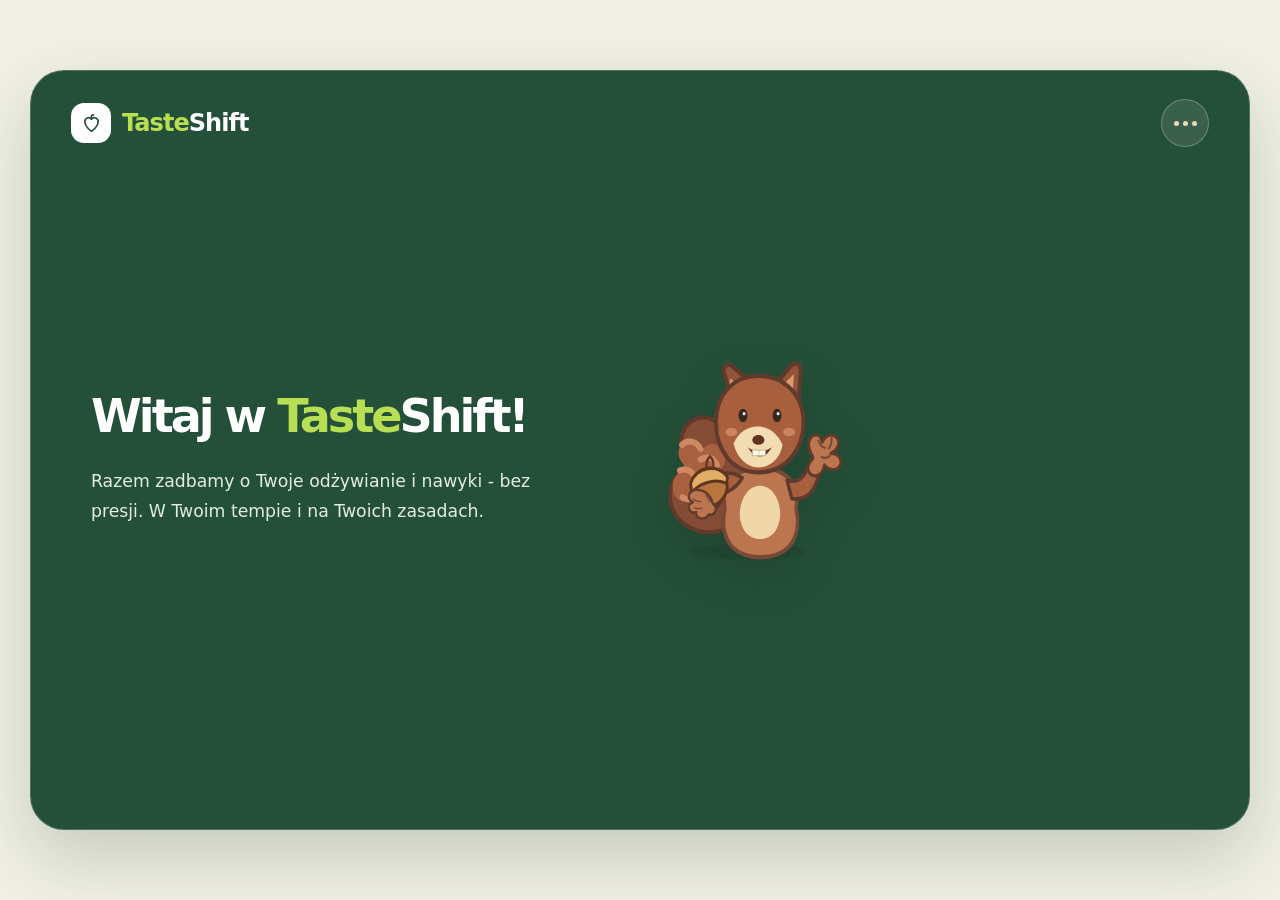
<file: index.html>
<!DOCTYPE html>
<html lang="pl">
<head>
  <meta charset="UTF-8">
  <meta name="viewport" content="width=device-width, initial-scale=1">
  <meta name="description" content="TasteShift — jedz po swojemu. Odkrywaj przepisy, zamienniki i lepsze nawyki bez presji.">
  <meta name="theme-color" content="#244f38">
  <title>TasteShift</title>
  <style>
    :root {
      color-scheme: light;
      --forest: #244f38;
      --forest-dark: #19452d;
      --lime: #b8df54;
      --lime-light: #687f2b;
      --beige: #ead8b7;
      --ink: #26332a;
      --muted: #748078;
      --line: #e7ece5;
      --white: #fff;
    }

    * { box-sizing: border-box; }
    [hidden] { display: none !important; }
    html, body { min-width: 320px; min-height: 100%; margin: 0; }
    body {
      min-height: 100vh;
      color: var(--ink);
      background: #f1f0e5;
      font-family: Inter, ui-sans-serif, system-ui, -apple-system, BlinkMacSystemFont, "Segoe UI", sans-serif;
      line-height: 1.5;
      -webkit-font-smoothing: antialiased;
    }
    button, input { font: inherit; }
    button { -webkit-tap-highlight-color: transparent; }
    #app { min-height: 100vh; display: grid; place-items: center; padding: 22px; }
    .page {
      position: relative;
      width: min(1220px, 100%);
      min-height: 760px;
      overflow: hidden;
      isolation: isolate;
      padding: 26px 40px 38px;
      border: 1px solid rgba(255,255,255,.2);
      border-radius: 34px;
      background: var(--forest);
      box-shadow: 0 28px 70px rgba(27,55,36,.2);
      color: var(--white);
    }
    .topbar { position: relative; z-index: 5; display: flex; min-height: 52px; align-items: center; justify-content: space-between; gap: 12px; }
    .brand, .goals-brand { display: inline-flex; align-items: center; gap: 11px; color: var(--white); text-decoration: none; font-size: 1.5rem; font-weight: 820; letter-spacing: -.04em; }
    .brand-mark { display: grid; width: 40px; height: 40px; flex: 0 0 auto; place-items: center; border-radius: 13px; background: var(--white); color: var(--forest); }
    .brand-mark svg { width: 23px; height: 23px; }
    .brand-name span { color: inherit; }
    .brand-taste { color: var(--lime) !important; }
    .brand-shift { color: inherit !important; }
    .settings-wrap { position: relative; z-index: 8; }
    .dots-button { display: flex; width: 48px; height: 48px; align-items: center; justify-content: center; gap: 4px; border: 1px solid #ffffff40; border-radius: 50%; background: #ffffff1a; cursor: pointer; }
    .dots-button span { width: 5px; height: 5px; border-radius: 50%; background: var(--beige); }
    .settings-wrap.is-highlighted .dots-button { box-shadow: 0 0 0 6px #ead8b780, 0 0 34px #ead8b780; animation: pulse 1.4s ease-in-out infinite alternate; }
    @keyframes pulse { to { box-shadow: 0 0 0 9px #ead8b750, 0 0 42px #ead8b7; } }
    .panel { position: absolute; top: 58px; right: 0; display: none; width: 270px; max-width: calc(100vw - 72px); padding: 15px 13px 12px; border: 1px solid #eee7dc; border-radius: 18px; background: #fffdf9; color: var(--forest-dark); box-shadow: 0 20px 50px #0004; }
    .panel.open { display: block; }
    .settings-wrap.menu-open .panel { display: block; }
    .panel h2 { margin: 0 0 10px; font-size: .91rem; letter-spacing: .045em; text-transform: uppercase; }
    .option { display: flex; align-items: center; justify-content: space-between; gap: 12px; padding: 8px 7px; border-radius: 11px; }
    .option:hover { background: #f7f0e4; }
    .option label { font-size: .88rem; font-weight: 680; cursor: pointer; }
    .switch { position: relative; width: 42px; height: 25px; flex: 0 0 auto; }
    .switch input { position: absolute; z-index: 1; inset: 0; width: 100%; height: 100%; margin: 0; opacity: 0; cursor: pointer; }
    .slider { position: absolute; inset: 0; border-radius: 99px; background: #d7dadd; transition: background .18s ease; }
    .slider::before { position: absolute; top: 3px; left: 3px; width: 19px; height: 19px; border-radius: 50%; background: white; box-shadow: 0 2px 6px #0002; content: ""; transition: transform .18s ease; }
    .switch input:checked + .slider { background: #78943b; }
    .switch input:checked + .slider::before { transform: translateX(17px); }
    .switch input:focus-visible + .slider { outline: 3px solid #78943b; outline-offset: 3px; }
    .storage-note { margin: 10px 6px 0; color: #778071; font-size: .71rem; line-height: 1.45; }
    .hero { position: relative; z-index: 4; display: grid; min-height: 620px; grid-template-columns: 1.02fr .98fr; align-items: center; gap: 30px; padding: 20px; }
    .welcome-copy { max-width: 535px; }
    .welcome-copy h1 { margin: 0; color: white; font-size: clamp(2.2rem,3.6vw,3.35rem); font-weight: 780; letter-spacing: -.065em; line-height: 1.05; }
    .welcome-copy h1 .brand-shift { color: white !important; }
    .welcome-subtitle { margin: 14px 0 0; color: #f4ead7; font-size: clamp(1.05rem,2vw,1.3rem); font-weight: 600; line-height: 1.45; }
    .welcome-description { max-width: 490px; margin: 27px 0 0; color: #e3ece5; font-size: 1.08rem; line-height: 1.7; }
    .start-button, .next-button { min-height: 48px; border: 0; border-radius: 999px; background: var(--beige); color: var(--forest); font-weight: 800; cursor: pointer; transition: transform .18s ease, background .18s ease, opacity .18s ease; }
    .start-button { min-width: 205px; margin-top: 16px; padding: 11px 26px; font-size: 1.03rem; }
    .next-button { min-height: 36px; padding: 6px 16px; font-size: .84rem; }
    .start-button:hover:not(:disabled), .next-button:hover { transform: translateY(-2px); background: #f2e5ce; }
    .start-button:disabled { cursor: not-allowed; opacity: .48; }
    .start-button:focus-visible, .next-button:focus-visible { outline: 3px solid white; outline-offset: 3px; }
    .selection-hint { margin: 10px 0 0; color: #dce7dc; font-size: .82rem; }
    .mascot-scene { position: relative; display: grid; min-height: 490px; align-items: center; justify-items: start; padding-left: 0; }
    .mascot-art { width: min(220px,94%); margin-left: -16px; filter: drop-shadow(0 18px 20px #0f1f142e); animation: float 3.4s ease-in-out infinite; }
    .mascot-art svg { display: block; width: 100%; height: auto; }
    #welcomeMascot svg { transform: scaleX(.9); }
    .mascot-art.is-speaking .mouth-opening { animation: talk .22s ease-in-out infinite alternate; transform-box: fill-box; transform-origin: center top; }
    .squirrel-eyes { transform-box: fill-box; transform-origin: center; animation: blink 5.4s ease-in-out infinite; }
    .squirrel-wave-arm { transform-box: fill-box; transform-origin: 20% 85%; animation: wave 1.7s ease-in-out infinite alternate; }
    @keyframes float { 50% { transform: translateY(-7px); } }
    @keyframes wave { from { transform: rotate(-5deg); } to { transform: rotate(9deg); } }
    @keyframes talk { to { transform: scaleY(1.22); } }
    @keyframes blink { 0%, 43%, 47%, 84%, 88%, 100% { transform: scaleY(1); } 45%, 86% { transform: scaleY(.08); } }
    .speech-bubble { position: absolute; z-index: 5; top: -4px; right: 170px; width: min(280px,78%); padding: 16px 18px; border: 1px solid #efe8dc; border-radius: 22px; background: white; color: #2d3e31; box-shadow: 0 14px 36px #1122172e; font-size: .98rem; font-weight: 680; line-height: 1.5; opacity: 0; visibility: hidden; transform: translateY(8px); transition: opacity .35s ease, transform .35s ease, visibility .35s; }
    .speech-bubble.is-visible { opacity: 1; visibility: visible; transform: translateY(0); }
    .speech-bubble::after { position: absolute; bottom: -11px; left: 12px; width: 20px; height: 20px; border-right: 1px solid #efe8dc; border-bottom: 1px solid #efe8dc; background: white; content: ""; transform: rotate(45deg); }
    .speech-bubble p { position: relative; z-index: 1; margin: 0 0 10px; }
    .speech-bubble .next-button { position: relative; z-index: 2; }
    .page.tutorial::after { position: absolute; z-index: 3; inset: 0; background: #0a19107a; content: ""; pointer-events: none; }
    .page.tutorial .brand, .page.tutorial .welcome-copy, .page.tutorial .mascot-art { opacity: .22; filter: grayscale(1); }
    .page.tutorial .settings-wrap, .page.tutorial .speech-bubble { opacity: 1; filter: none; }
    .page.tutorial .settings-wrap.is-highlighted, .page.tutorial .speech-bubble { z-index: 7; }
    .page.tutorial .speech-bubble { top: -4px; right: 170px; width: min(300px,74%); }
    .page.tutorial .speech-bubble::after { display: none; }
    .page.tutorial .panel { display: none; }
    .page.tutorial .settings-wrap.is-highlighted.menu-open .panel { display: block; }
    .page.tutorial .option, .page.tutorial .panel h2, .page.tutorial .storage-note { position: relative; z-index: 10; }
    .settings-panel-tour .option { opacity: 0; transform: translateY(5px); transition: opacity .25s ease, transform .25s ease, box-shadow .25s ease; }
    .settings-panel-tour .option.tour-seen { opacity: 1; transform: translateY(0); }
    .settings-panel-tour .option.tour-highlight { background: #f3eddd; box-shadow: 0 0 0 2px #d9c89f; }
    .goals-screen { min-height: 740px; margin: -26px -40px -38px; padding: 0 24px 38px; background: radial-gradient(ellipse at 86% 12%,#fffffffa,transparent 35rem),radial-gradient(ellipse at 7% 84%,#ead8b7b0,transparent 34rem),#f1f0e5; color: var(--ink); }
    .result-screen { min-height: 760px; background: #fff; }
    .dashboard-screen {
      min-height: 760px;
      padding: 24px;
      border: 2px solid transparent;
      background: linear-gradient(145deg,#fff 8%,#fffdf9 64%,#f6efdf) padding-box,linear-gradient(135deg,#d9f6ad,#fff 24%,#80bd76 52%,#fff 76%,#e9d8b8) border-box;
      box-shadow: 0 0 0 1px #ffffff,0 0 24px #a4f07e9c,0 0 55px #b8df547a,0 0 90px #fff3cf70,0 24px 70px #1a482b26;
      color: var(--ink);
    }
    .dashboard-topbar { display:flex; align-items:center; justify-content:space-between; gap:16px; max-width:1160px; margin:0 auto 20px; }
    .dashboard-brand { display:inline-flex; align-items:center; gap:10px; color:var(--forest); font-size:1.2rem; font-weight:820; letter-spacing:-.04em; }
    .dashboard-brand .brand-mark { width:36px; height:36px; border-radius:12px; background:var(--forest); color:#fff; }
    .dashboard-brand .brand-mark svg { width:21px; }
    .dashboard-status { display:flex; align-items:center; gap:9px; color:#68756b; font-size:.8rem; }
    .streak-cue { display:flex; align-items:center; gap:5px; color:#969a98; font-size:.65rem; }
    .streak-flame { color:#aeb2b0; filter:grayscale(1); font-size:1.12rem; line-height:1; }
    .streak-cue.active .streak-flame { color:#ec6b34; filter:none; text-shadow:0 0 8px #f5a444,0 0 15px #e95f2d80; }
    .streak-cue.active { color:#9d5832; font-weight:750; }
    .streak-cue.frozen .streak-flame { color:#72c9e8; filter:none; text-shadow:0 0 8px #8ce2ff,0 0 15px #54b9e880; }
    .streak-freeze { display:flex; align-items:center; gap:4px; padding:4px 8px; border:1px solid #d5e8ed; border-radius:999px; background:#f3fbfd; color:#477d8c; cursor:pointer; font:inherit; font-size:.64rem; font-weight:700; }
    .streak-freeze:disabled { opacity:.65; cursor:default; }
    .streak-freeze[hidden] { display:none; }
    .dashboard-layout { display:grid; max-width:1160px; min-height:640px; grid-template-columns:235px minmax(0,1fr); gap:26px; margin:auto; }
    .dashboard-nav { padding:18px 12px; border:1px solid #eee6d8; border-radius:22px; background:#fffdf9d9; box-shadow:0 12px 30px #233c2410; }
    .nav-caption { margin:2px 9px 13px; color:#8a8c7e; font-size:.69rem; font-weight:780; letter-spacing:.12em; text-transform:uppercase; }
    .nav-item { display:flex; width:100%; min-height:48px; align-items:center; gap:11px; margin:5px 0; padding:9px 11px; border:1px solid transparent; border-radius:13px; background:transparent; color:#4e5e51; text-align:left; font-size:.84rem; font-weight:670; text-decoration:none; }
    a.nav-item { cursor:pointer; }
    .nav-item.active { border-color:#dbe9d1; background:linear-gradient(100deg,#edf5e6,#fff); color:var(--forest-dark); box-shadow:inset 3px 0 #83ad54; }
    .nav-icon { display:grid; width:29px; height:29px; flex:0 0 auto; place-items:center; border-radius:9px; background:#f3ecdd; color:#617d38; font-size:1rem; }
    .nav-item.active .nav-icon { background:#e2efd4; }
    .nav-item:disabled { opacity:.78; cursor:default; }
    .nav-soon { margin-left:auto; color:#9b947f; font-size:.6rem; font-weight:700; }
    .dashboard-content { min-width:0; }
    .dashboard-welcome { display:flex; min-height:195px; align-items:center; justify-content:space-between; gap:20px; overflow:hidden; padding:27px 30px; border:1px solid #e8dfcd; border-radius:24px; background:radial-gradient(ellipse at 92% 20%,#fff 0,transparent 34%),linear-gradient(120deg,#f6efdf,#fff 72%); box-shadow:0 0 0 1px #fff,0 0 25px #b8df5440,0 16px 42px #553c1610; }
    .dashboard-welcome-copy { max-width:590px; }
    .dashboard-kicker { margin:0 0 8px; color:#72864a; font-size:.71rem; font-weight:800; letter-spacing:.12em; text-transform:uppercase; }
    .dashboard-welcome h1 { margin:0; color:var(--forest-dark); font-size:clamp(1.8rem,3vw,2.7rem); font-weight:800; letter-spacing:-.065em; line-height:1.08; }
    .dashboard-welcome p:last-child { max-width:500px; margin:11px 0 0; color:#6f796f; font-size:.92rem; }
    .dashboard-seal { display:grid; width:96px; height:96px; flex:0 0 auto; place-items:center; border:1px solid #fff; border-radius:30px; background:linear-gradient(145deg,#fff,#eaf2dd); color:#78964a; box-shadow:0 0 0 1px #dce8ca,0 0 24px #a4d1896e; font-size:2.5rem; }
    .dashboard-section-title { display:flex; align-items:end; justify-content:space-between; gap:10px; margin:24px 2px 12px; }
    .dashboard-section-title h2 { margin:0; color:#334b39; font-size:1rem; font-weight:780; }
    .dashboard-section-title span { color:#8a8e82; font-size:.72rem; }
    .dashboard-cards { display:grid; grid-template-columns:repeat(2,minmax(0,1fr)); gap:13px; }
    .dashboard-card { display:block; width:100%; min-height:132px; padding:17px; border:1px solid #dfe9d2; border-radius:19px; background:linear-gradient(145deg,#fff,#fffdf8); color:inherit; text-align:left; cursor:pointer; box-shadow:0 0 0 1px #fff,0 0 16px #a5d48c45,0 10px 24px #2c432810; transition:transform .16s ease,box-shadow .16s ease,border-color .16s ease; }
    .dashboard-card:hover { transform:translateY(-3px); border-color:#a9cb80; box-shadow:0 0 0 1px #fff,0 0 25px #a5d48c9c,0 12px 26px #2c432818; }
    .dashboard-card:focus-visible { outline:3px solid #729748; outline-offset:3px; }
    .dashboard-card-icon { display:grid; width:35px; height:35px; place-items:center; margin-bottom:11px; border-radius:11px; background:#f2ebdd; color:#647d3f; font-size:1.12rem; }
    .dashboard-card h3 { margin:0; color:#334b39; font-size:.88rem; font-weight:760; }
    .dashboard-card p { margin:5px 0 0; color:#80877d; font-size:.74rem; line-height:1.45; }
    .dashboard-card .dashboard-card-icon { background:linear-gradient(145deg,#f8f2e4,#edf6df); box-shadow:0 0 12px #a5d48c45; }
    .dashboard-card-icon .balance-scale-icon { width:22px; height:22px; color:#5f8c58; }
    .tool-panel { margin-top:15px; padding:21px; border:1px solid #dce8ce; border-radius:21px; background:radial-gradient(ellipse at 100% 0,#eaf5dd 0,transparent 42%),linear-gradient(145deg,#fff,#fffdf9); box-shadow:0 0 0 1px #fff,0 0 26px #a5d48c63,0 16px 35px #233c2412; }
    .tool-panel h2 { margin:0; color:var(--forest-dark); font-size:1.2rem; letter-spacing:-.03em; }
    .tool-panel > p { margin:5px 0 16px; color:#69756b; font-size:.82rem; }
    .tool-panel label { display:block; margin:12px 0 6px; color:#34443a; font-size:.8rem; font-weight:700; }
    .tool-panel input[type="text"],.tool-panel input[type="number"] { width:100%; min-height:43px; padding:10px 12px; border:1px solid #dfe3d8; border-radius:11px; outline:0; background:#fff; color:var(--ink); font-size:.86rem; }
    .tool-panel input:focus { border-color:#87a853; box-shadow:0 0 0 3px #87a8532b; }
    .tool-panel textarea { width:100%; min-height:76px; padding:10px 12px; border:1px solid #dfe3d8; border-radius:11px; outline:0; background:#fff; color:var(--ink); font:inherit; font-size:.84rem; resize:vertical; }
    .tool-panel textarea:focus { border-color:#87a853; box-shadow:0 0 0 3px #87a8532b; }
    .inspiration-edit-card input,.inspiration-edit-card textarea { margin-bottom:6px; }
    .inspiration-edit-card .tool-actions { margin-top:5px; }
    .inspiration-preparation-toggle { margin-top:7px; }
    .inspiration-preparation-panel { margin-top:9px; padding:11px; border:1px solid #e6e9df; border-radius:12px; background:#fbfcf8; }
    .inspiration-preparation-panel[hidden] { display:none; }
    .inspiration-preparation-panel p { margin:0 0 8px; color:#56665b; font-size:.75rem; line-height:1.5; white-space:pre-line; }
    .nutrition-key { width:100%; margin-top:14px; border-collapse:separate; border-spacing:0; overflow:hidden; border:1px solid #e3eadc; border-radius:12px; background:#fff; font-size:.76rem; }
    .nutrition-key th,.nutrition-key td { padding:8px 10px; border-bottom:1px solid #edf0e9; text-align:left; }
    .nutrition-key tr:last-child th,.nutrition-key tr:last-child td { border-bottom:0; }
    .nutrition-key th { width:42px; color:#47734d; }
    .inspiration-categories { display:flex; flex-wrap:wrap; gap:8px; margin-top:14px; }
    .inspiration-category-button { display:flex; min-height:38px; align-items:center; padding:8px 12px; border:1px solid #dfe8d4; border-radius:999px; background:#fff; color:#344b39; text-align:left; cursor:pointer; }
    .inspiration-category-button[aria-pressed="true"] { border-color:#83a85d; background:#f0f7e8; box-shadow:0 0 0 2px #a5d48c45; }
    .inspiration-category-button strong { font-size:.82rem; }
    .inspiration-group { grid-column:1/-1; scroll-margin-top:16px; }
    .inspiration-group h3 { margin:0 0 8px; color:#344b39; font-size:.94rem; }
    .inspiration-group-list { display:grid; grid-template-columns:repeat(2,minmax(0,1fr)); gap:10px; }
    .inspiration-edit-card select,.tool-panel select.inspiration-new-category { width:100%; min-height:41px; padding:8px 10px; border:1px solid #dfe3d8; border-radius:11px; background:#fff; color:#465347; font:inherit; font-size:.82rem; }
    .product-knowledge { margin-top:20px; padding-top:16px; border-top:1px solid #e6e9df; }
    .product-knowledge h3 { margin:0; color:#344b39; font-size:.95rem; }
    .product-knowledge > p { margin:5px 0 12px; color:#718075; font-size:.73rem; line-height:1.5; }
    .product-knowledge textarea { min-height:62px; }
    .knowledge-list { display:grid; gap:9px; margin-top:12px; }
    .knowledge-empty { color:#718075; font-size:.75rem; }
    .quick-choices { display:grid; gap:12px; }
    .quick-choice-group { margin:0; padding:0; border:0; }
    .quick-choice-group legend { margin-bottom:7px; color:#34443a; font-size:.8rem; font-weight:750; }
    .quick-choice-group .tool-actions { margin-top:0; }
    .quick-choice-button[aria-pressed="true"] { border-color:#6f9748; background:#e9f3dc; box-shadow:0 0 0 2px #a5d48c55; }
    .tool-panel input[type="file"] { display:block; width:100%; color:#68756b; font-size:.78rem; }
    .macro-quantity { display:grid; grid-template-columns:minmax(0,1fr) 82px; gap:7px; }
    .macro-quantity select { min-height:43px; padding:8px; border:1px solid #dfe3d8; border-radius:11px; background:#fff; color:#465347; font:inherit; }
    .tool-actions { display:flex; flex-wrap:wrap; gap:9px; margin-top:13px; }
    .tool-button { min-height:40px; padding:8px 14px; border:1px solid #9dbb72; border-radius:999px; background:linear-gradient(120deg,#edf6e3,#fff); color:var(--forest-dark); cursor:pointer; font-size:.8rem; font-weight:760; box-shadow:0 0 14px #a5d48c55; }
    .tool-button:hover { box-shadow:0 0 22px #a5d48c9c; }
    .tool-button.secondary { border-color:#e3d5bb; background:#fffaf0; color:#65523b; box-shadow:none; }
    .tool-results { display:grid; grid-template-columns:repeat(2,minmax(0,1fr)); gap:10px; margin-top:15px; }
    .tool-result { padding:13px; border:1px solid #e6e9df; border-radius:14px; background:#ffffffd9; }
    .tool-result strong { display:block; color:#344b39; font-size:.83rem; }
    .tool-result span,.tool-message { display:block; margin-top:4px; color:#718075; font-size:.74rem; line-height:1.45; }
    .tool-message { min-height:1.2em; }
    .ingredient-chips { display:flex; flex-wrap:wrap; gap:7px; margin-top:9px; }
    .ingredient-chip { display:inline-flex; align-items:center; gap:5px; padding:4px 8px; border:1px solid #dfe8d4; border-radius:99px; background:#f7faF2; color:#465c43; font-size:.72rem; }
    .ingredient-chip button { width:20px; height:20px; padding:0; border:0; border-radius:50%; background:#e9efdf; color:#56694c; cursor:pointer; font-size:.9rem; line-height:1; }
    .ingredient-chip button:focus-visible { outline:2px solid #729748; outline-offset:2px; }
    .recipe-result { overflow:hidden; padding:0; }
    .recipe-result-copy { padding:13px; }
    .recipe-result-copy > strong { display:block; color:#344b39; font-size:.9rem; }
    .recipe-result-copy h4 { margin:12px 0 4px; color:#465c43; font-size:.76rem; }
    .recipe-result-copy p,.recipe-result-copy li { color:#718075; font-size:.74rem; line-height:1.5; }
    .recipe-result-copy p { margin:6px 0; }
    .recipe-result-copy ol { margin:5px 0 0; padding-left:19px; }
    .photo-preview { display:block; max-width:100%; max-height:220px; margin-top:12px; border-radius:12px; }
    .tool-disclaimer { margin:12px 0 0 !important; color:#8a806e !important; font-size:.7rem !important; }
    .dashboard-main-action { display:flex; width:100%; min-height:67px; align-items:center; gap:14px; margin-top:14px; padding:12px 17px; border:1px solid #dce8ce; border-radius:18px; background:linear-gradient(105deg,#f1f6e8,#fff 75%); color:var(--forest-dark); text-align:left; cursor:pointer; box-shadow:0 0 0 1px #fff,0 0 22px #a5d48c55; transition:transform .16s ease,box-shadow .16s ease; }
    .dashboard-main-action:hover { transform:translateY(-2px); box-shadow:0 0 0 1px #fff,0 0 28px #a5d48c9a; }
    .dashboard-main-action .nav-icon { width:39px; height:39px; background:#e4efd6; font-size:1.15rem; }
    .dashboard-main-action strong { display:block; font-size:.9rem; }
    .dashboard-main-action small { display:block; margin-top:2px; color:#7c8578; font-size:.72rem; }
    .dashboard-main-action .action-arrow { margin-left:auto; color:#718e49; font-size:1.4rem; }
    .mascot-chat { position:absolute; right:22px; bottom:20px; z-index:4; display:flex; min-height:58px; align-items:center; gap:10px; padding:6px 16px 6px 7px; border:1px solid #e8b17d; border-radius:999px; background:linear-gradient(135deg,#fff0d9,#f2bf8b); color:#684630; box-shadow:0 9px 28px #c46a3040,0 0 0 3px #fff9; cursor:pointer; font-size:.82rem; font-weight:760; }
    .mascot-chat[aria-expanded="true"] { visibility:hidden; pointer-events:none; }
    .mascot-chat-icon { display:grid; width:42px; height:42px; flex:0 0 auto; place-items:center; overflow:hidden; border:1px solid #df9960; border-radius:50%; background:linear-gradient(145deg,#ffe2b7,#f3ad70); }
    .mascot-chat-icon img { display:block; width:100%; height:100%; object-fit:cover; }
    .chat-drawer { position:absolute; right:22px; bottom:88px; z-index:6; display:flex; width:min(390px,calc(100% - 44px)); height:min(520px,calc(100% - 115px)); min-height:360px; flex-direction:column; overflow:hidden; border:1px solid #e8b17d; border-radius:24px; background:linear-gradient(155deg,#fffaf1,#fff 60%,#fff5e8); box-shadow:0 18px 55px #754b2d42,0 0 0 3px #f4c99670; color:var(--ink); }
    .chat-drawer[hidden] { display:none; }
    .chat-header { display:flex; min-height:78px; align-items:center; gap:12px; padding:12px 14px; border-bottom:1px solid #f0dfc8; background:linear-gradient(110deg,#fff0d9,#fffaf2); }
    .chat-mascot { width:56px; height:56px; flex:0 0 auto; overflow:hidden; border:2px solid #e9b880; border-radius:50%; background:#f7d6ad; box-shadow:0 4px 12px #9a5d3330; }
    .chat-mascot img { display:block; width:100%; height:100%; object-fit:cover; }
    .chat-mascot.is-hopping { animation:chat-hop .62s cubic-bezier(.2,.8,.3,1.2) both; }
    @keyframes chat-hop { 0% { transform:translateY(38px) scale(.58); } 55% { transform:translateY(-9px) scale(1.08); } 78% { transform:translateY(3px) scale(.97); } 100% { transform:translateY(0) scale(1); } }
    .chat-heading { min-width:0; flex:1; }
    .chat-heading strong { display:block; color:#684630; font-size:.96rem; }
    .chat-heading span { display:block; margin-top:2px; color:#83766a; font-size:.7rem; }
    .chat-close { display:grid; width:34px; height:34px; flex:0 0 auto; place-items:center; border:1px solid #ead8c2; border-radius:50%; background:#fff; color:#72563e; cursor:pointer; font-size:1.15rem; }
    .chat-close:focus-visible,.chat-send:focus-visible,.chat-input:focus-visible { outline:3px solid #d99054; outline-offset:2px; }
    .chat-messages { display:flex; flex:1; flex-direction:column; gap:9px; overflow-y:auto; padding:16px 14px; }
    .chat-note { margin:0 0 4px; color:#877c70; font-size:.68rem; line-height:1.4; text-align:center; }
    .chat-message { max-width:86%; padding:10px 12px; border-radius:15px; font-size:.8rem; line-height:1.45; overflow-wrap:anywhere; white-space:pre-line; }
    .chat-message.mascot { align-self:flex-start; border:1px solid #f0dfc8; border-bottom-left-radius:5px; background:#fff; color:#5f5145; }
    .chat-message.user { align-self:flex-end; border:1px solid #e6b987; border-bottom-right-radius:5px; background:linear-gradient(135deg,#fff0d9,#f4c895); color:#5d402c; }
    .chat-compose { display:flex; align-items:center; gap:8px; padding:11px; border-top:1px solid #f0dfc8; background:#fffaf4; }
    .chat-input { min-width:0; min-height:42px; flex:1; padding:9px 12px; border:1px solid #e8d9c8; border-radius:999px; background:#fff; color:var(--ink); font:inherit; font-size:.8rem; }
    .chat-send { min-height:40px; padding:8px 14px; border:0; border-radius:999px; background:linear-gradient(135deg,#e99958,#cf7039); color:#fff; cursor:pointer; font-size:.78rem; font-weight:760; box-shadow:0 4px 12px #bb6b3840; }
    .chat-send:disabled { opacity:.62; cursor:wait; }
    .chat-typing { display:flex; width:fit-content; align-items:center; gap:4px; padding:12px 14px; }
    .chat-typing span { width:6px; height:6px; border-radius:50%; background:#bd8255; animation:typing-bounce .75s ease-in-out infinite alternate; }
    .chat-typing span:nth-child(2) { animation-delay:.16s; }
    .chat-typing span:nth-child(3) { animation-delay:.32s; }
    @keyframes typing-bounce { to { opacity:.4; transform:translateY(-4px); } }
    .planner-screen { width:min(1440px,100%); min-height:calc(100vh - 44px); padding:32px; border:1px solid #eee8df; border-radius:26px; background:#fff; box-shadow:0 22px 65px #34301f14; color:#2e352f; }
    .planner-header { display:flex; align-items:center; justify-content:space-between; gap:18px; max-width:1360px; margin:0 auto 24px; }
    .planner-heading h1 { margin:0; color:#283b2e; font-size:clamp(1.7rem,3vw,2.4rem); letter-spacing:-.055em; }
    .planner-heading p { margin:5px 0 0; color:#788078; font-size:.86rem; }
    .planner-back { min-height:40px; padding:8px 13px; border:1px solid #e8e4dc; border-radius:999px; background:white; color:#566255; text-decoration:none; font-size:.78rem; font-weight:700; }
    .planner-back:hover { background:#f7f8f3; }
    .planner-layout { display:grid; max-width:1360px; grid-template-columns:minmax(0,1fr) 275px; align-items:start; gap:22px; margin:auto; }
    .week-area { min-width:0; }
    .week-toolbar { display:flex; align-items:center; justify-content:space-between; gap:12px; margin-bottom:13px; }
    .week-toolbar strong { color:#405343; font-size:.9rem; }
    .week-nav { display:flex; gap:7px; }
    .week-nav button { display:grid; width:34px; height:34px; place-items:center; border:1px solid #e8e4dc; border-radius:10px; background:#fff; color:#53644f; cursor:pointer; }
    .week-nav button:hover { background:#f6f7f2; }
    .week-days { display:grid; grid-template-columns:repeat(2,minmax(0,1fr)); gap:11px; }
    .week-day { min-width:0; padding:13px; border:1px solid #e9e9e3; border-radius:16px; background:linear-gradient(145deg,#fff,#fdfdfb); }
    .week-day.today { border-color:#cdddbb; box-shadow:0 0 0 2px #eaf3e4; }
    .week-day-heading { display:flex; align-items:baseline; justify-content:space-between; gap:8px; margin-bottom:10px; }
    .week-day-heading strong { color:#344b39; font-size:.85rem; }
    .week-day-select { padding:0; border:0; background:transparent; color:inherit; cursor:pointer; font:inherit; font-weight:inherit; text-align:left; }
    .week-day-select[aria-pressed="true"] { color:#bc6330; }
    .week-day-heading time, .week-day-heading > span { color:#8a9087; font-size:.67rem; }
    .meal-row { display:grid; grid-template-columns:82px minmax(0,1fr); gap:6px; margin-top:7px; }
    .meal-row input { width:100%; min-width:0; min-height:36px; padding:7px 8px; border:1px solid #e9e8e2; border-radius:9px; outline:0; background:#fff; color:#3e483f; font:inherit; font-size:.72rem; }
    .meal-row input:focus { border-color:#9bb47d; box-shadow:0 0 0 2px #9bb47d2b; }
    .meal-row input[type="time"] { padding:5px; color:#798178; }
    .add-meal { margin-top:8px; padding:3px 0; border:0; background:transparent; color:#708b51; cursor:pointer; font-size:.7rem; font-weight:700; }
    .goal-tracker { position:sticky; top:14px; min-height:390px; padding:20px 17px; border:1px solid #efc39c; border-radius:22px; background:linear-gradient(155deg,#fff4e8,#ffead8 54%,#fff5eb); box-shadow:0 13px 36px #a95f3320; }
    .goal-tracker h2 { margin:0; color:#754526; font-size:1.04rem; letter-spacing:-.025em; }
    .goal-tracker > p { margin:5px 0 14px; color:#9a7253; font-size:.72rem; line-height:1.45; }
    .tracker-settings { display:flex; width:100%; align-items:center; justify-content:space-between; gap:8px; padding:8px 10px; border:1px solid #edc49f; border-radius:11px; background:#fff9f1; color:#875332; cursor:pointer; font-size:.72rem; font-weight:730; }
    .tracker-settings-panel { display:grid; gap:8px; margin-top:9px; padding:10px; border:1px solid #f0d2b5; border-radius:12px; background:#fffaf4; }
    .tracker-settings-panel[hidden] { display:none; }
    .tracker-setting { display:flex; align-items:center; gap:8px; color:#76563d; font-size:.72rem; }
    .tracker-setting input[type="checkbox"] { accent-color:#d77e45; }
    .goal-add-row { display:flex; gap:6px; margin-top:4px; }
    .goal-add-row input { width:100%; min-width:0; min-height:34px; padding:6px 8px; border:1px solid #ecd7c2; border-radius:8px; background:#fff; font:inherit; font-size:.7rem; }
    .goal-add-row button { padding:5px 9px; border:0; border-radius:8px; background:#d8834a; color:white; cursor:pointer; font-size:.7rem; font-weight:700; }
    .daily-goals { display:grid; gap:8px; margin-top:12px; }
    .daily-goal { display:flex; align-items:center; gap:8px; min-height:38px; padding:6px 8px; border:1px solid #f0d0b1; border-radius:10px; background:#fff9f2d9; color:#744a2c; font-size:.72rem; }
    .daily-goal input[type="checkbox"] { width:16px; height:16px; accent-color:#d77e45; }
    .daily-goal-icon { width:22px; text-align:center; font-size:1rem; }
    .daily-goal-label { min-width:0; flex:1; }
    .daily-goal-title { min-width:0; flex:1; line-height:1.35; }
    .goal-donut { display:inline-grid; width:21px; height:21px; flex:none; place-items:center; border:2px solid #df98ad; border-radius:50%; background:#f8dce5; color:#b64e70; font-size:.8rem; line-height:1; }
    .goal-donut { border-color:#e886a6; background:#ffdce8; color:#b8426a; }
    .tracker-date { margin:13px 0 0; color:#9a7253; font-size:.7rem; font-weight:750; }
    .tracker-empty { margin:5px 0; color:#87694f; font-size:.73rem; }
    .focus-tracker { margin-top:14px; padding:13px 11px; border:1px solid #efc39c; border-radius:15px; background:linear-gradient(155deg,#fff1e2,#ffe8d3 55%,#fff5eb); }
    .focus-tracker h3 { margin:0; color:#754526; font-size:.79rem; }
    .focus-tracker > p { margin:4px 0 9px; color:#9a7253; font-size:.67rem; line-height:1.4; }
    .focus-options { display:grid; gap:5px; }
    .focus-option { display:flex; align-items:center; gap:7px; padding:6px 7px; border:1px solid #f0d0b1; border-radius:9px; background:#fff9f2d9; color:#744a2c; font-size:.68rem; }
    .focus-option input { width:14px; height:14px; margin:0; accent-color:#d77e45; }
    .focus-option span:last-child { flex:1; }
    .focus-custom-form { display:flex; gap:5px; margin-top:8px; }
    .focus-custom-form input { width:100%; min-width:0; min-height:32px; padding:5px 7px; border:1px solid #ecd7c2; border-radius:8px; background:#fff; font:inherit; font-size:.67rem; }
    .focus-custom-form button { padding:5px 8px; border:0; border-radius:8px; background:#d8834a; color:white; cursor:pointer; font-size:.67rem; font-weight:700; }
    .water-counter { display:flex; align-items:center; gap:5px; margin-left:auto; }
    .water-counter button { display:grid; width:24px; height:24px; place-items:center; border:1px solid #edc49f; border-radius:7px; background:#fff; color:#8c542d; cursor:pointer; font-size:1rem; }
    .water-counter span { min-width:29px; color:#744a2c; font-size:.7rem; font-weight:750; text-align:center; }
    .goal-setting-row { display:flex; align-items:center; gap:7px; color:#76563d; font-size:.7rem; }
    .goal-setting-row input { flex:none; accent-color:#d77e45; }
    .goal-setting-row span { min-width:0; flex:1; }
    .goal-setting-row button { padding:4px 7px; border:0; border-radius:7px; background:#fff0e4; color:#9b5b34; cursor:pointer; font-size:.65rem; }
    .goal-remove { width:24px; height:24px; border:0; border-radius:50%; background:transparent; color:#9c7355; cursor:pointer; font-size:.95rem; }
    .water-control { display:flex; align-items:center; gap:5px; margin-left:auto; }
    .water-control button { display:grid; width:23px; height:23px; place-items:center; border:1px solid #edc49f; border-radius:7px; background:#fff; color:#8c542d; cursor:pointer; }
    .water-control span { min-width:22px; color:#744a2c; font-size:.7rem; font-weight:750; text-align:center; }
    .donut-mark { display:inline-grid; width:18px; height:18px; place-items:center; border:2px solid #df98ad; border-radius:50%; background:#f8dce5; color:#b64e70; font-size:.7rem; line-height:1; }
    .weekly-report { margin-top:17px; padding-top:14px; border-top:1px solid #efcaa9; }
    .weekly-report h3 { margin:0 0 8px; color:#754526; font-size:.8rem; }
    .weekly-report-lines { display:grid; gap:6px; }
    .weekly-report-lines p { margin:0; color:#87694f; font-size:.68rem; line-height:1.4; }
    .week-preview { width:100%; margin-top:10px; border-collapse:collapse; font-size:.66rem; }
    .report-table-wrap { overflow-x:auto; }
    .week-preview th,.week-preview td { padding:5px 3px; border-bottom:1px solid #efdbc8; color:#795b43; text-align:left; vertical-align:top; }
    .week-preview th { color:#754526; font-size:.63rem; }
    .report-edit { margin-top:8px; padding:6px 10px; border:1px solid #e8b88c; border-radius:9px; background:#fff8f1; color:#875332; cursor:pointer; font-size:.68rem; font-weight:750; }
    .settings-page { width:min(940px,100%); min-height:calc(100vh - 44px); padding:32px; border:1px solid #e6ebdf; border-radius:26px; background:#fff; box-shadow:0 22px 65px #34301f14; color:#38543d; }
    .settings-page h1,.settings-page h2 { color:#3e704b; }
    .settings-page-header { display:flex; align-items:center; justify-content:space-between; gap:12px; margin-bottom:22px; }
    .settings-page-header h1 { margin:0; font-size:clamp(1.7rem,3vw,2.4rem); letter-spacing:-.05em; }
    .settings-page-header p,.settings-page-description { color:#758578; font-size:.84rem; line-height:1.5; }
    .settings-card { margin-bottom:16px; padding:20px; border:1px solid #e4ecdc; border-radius:17px; background:#fcfefa; }
    .settings-card h2 { margin:0 0 5px; font-size:1.05rem; }
    .settings-style-options { display:grid; grid-template-columns:repeat(2,minmax(0,1fr)); gap:8px; margin-top:15px; }
    .settings-style-option { display:flex; align-items:center; justify-content:space-between; gap:12px; padding:11px 12px; border:1px solid #e5ecdf; border-radius:11px; background:#fff; color:#47704f; font-size:.82rem; font-weight:700; }
    .settings-style-option input { width:17px; height:17px; accent-color:#608b5d; }
    .music-setting { display:flex; align-items:center; justify-content:space-between; gap:12px; padding:11px 0 0; color:#47704f; font-size:.82rem; font-weight:700; }
    .music-setting small { display:block; margin-top:3px; color:#88948a; font-size:.7rem; font-weight:400; }
    .replace-page { width:min(1080px,100%); min-height:calc(100vh - 44px); padding:32px; border:1px solid #e8ecdf; border-radius:26px; background:#fff; box-shadow:0 22px 65px #34301f14; color:#35453a; }
    .replace-scale-mark { display:inline-block; width:26px; height:26px; flex:none; color:#5f8c58; vertical-align:middle; }
    .replace-scale-hero { display:flex; justify-content:center; margin:4px auto 16px; }
    .replace-scale-hero svg { display:block; width:min(340px,78%); height:150px; overflow:visible; color:#5f8c58; }
    .replace-instructions { max-width:620px; margin:-7px auto 20px; color:#69756b; font-size:.84rem; line-height:1.55; text-align:center; }
    .replace-layout { display:grid; grid-template-columns:1fr 1fr; gap:16px; margin-top:22px; }
    .replace-box { min-height:230px; padding:20px; border:1px solid #e3eadc; border-radius:18px; background:#fbfdf8; }
    .replace-box h2 { margin:0 0 12px; color:#47734d; font-size:1rem; }
    .replace-box input[type="text"] { width:100%; min-height:43px; padding:10px 12px; border:1px solid #dfe6d9; border-radius:10px; background:white; font:inherit; font-size:.84rem; }
    .replace-result { min-height:74px; padding:13px; border-radius:12px; background:#fff; color:#526751; font-size:.88rem; line-height:1.55; }
    .replace-photo { display:block; max-width:100%; max-height:190px; margin-top:12px; border-radius:10px; }
    .replace-photo[hidden] { display:none; }
    .replace-note { color:#889187; font-size:.72rem; line-height:1.45; }
    .weekly-report-line { display:flex; justify-content:space-between; gap:8px; color:#87694f; font-size:.68rem; }
    .weekly-report-line strong { color:#704523; }
    .planner-save-note { margin:15px 0 0; color:#8a9087; font-size:.68rem; text-align:center; }
    .goals-topbar { display: flex; width: min(1120px,100%); min-height: 80px; align-items: center; justify-content: space-between; gap: 12px; margin: 0 auto; }
    .goals-brand { gap: 10px; color: var(--forest); font-size: 1.12rem; }
    .goals-brand .brand-mark { width: 35px; height: 35px; border-radius: 11px; background: var(--forest); color: white; }
    .goals-brand .brand-mark svg { width: 20px; height: 20px; }
    .goals-brand .brand-taste { color: var(--lime-light) !important; }
    .goals-brand .brand-shift { color: var(--forest) !important; }
    .top-note { display: flex; align-items: center; gap: 8px; color: #718075; font-size: .8rem; }
    .top-note svg { width: 16px; color: #698e66; }
    .goals-layout { display: grid; width: min(1060px,100%); grid-template-columns: minmax(0,1fr) 410px; align-items: center; gap: 54px; margin: 35px auto 0; }
    .goals-intro .eyebrow { display: inline-flex; align-items: center; gap: 8px; margin-bottom: 19px; padding: 7px 12px; border: 1px solid #e8dfce; border-radius: 99px; background: #ffffffcc; color: #617d38; font-size: .76rem; font-weight: 700; letter-spacing: .04em; text-transform: uppercase; }
    .eyebrow-dot { width: 7px; height: 7px; border-radius: 50%; background: #9eaf61; box-shadow: 0 0 0 3px #f4eddd; }
    .goals-intro h1 { max-width: 520px; margin: 0; color: var(--forest-dark); font-size: clamp(2.6rem,5vw,4.2rem); font-weight: 780; letter-spacing: -.07em; line-height: 1.04; }
    .goals-intro h1 em { color: #698e66; font-style: normal; }
    .promise { display: flex; align-items: center; gap: 11px; margin-top: 19px; color: #68756b; font-size: .84rem; }
    .promise-icon { display: grid; width: 34px; height: 34px; flex: 0 0 auto; place-items: center; border-radius: 11px; background: #f2e8d4; color: var(--forest); font-size: 1.3rem; }
    .promise strong { color: var(--forest-dark); }
    .form-card { padding: 26px; border: 1px solid #e9e1d3; border-top: 3px solid #789347; border-radius: 23px; background: #fffdf9f7; box-shadow: 0 24px 70px #3136221c; }
    .form-heading { display: flex; align-items: center; gap: 13px; margin: 0 0 18px; }
    .form-heading h2 { margin: 0 0 4px; color: var(--forest-dark); font-size: 1.18rem; letter-spacing: -.035em; }
    .form-heading p { margin: 0; color: #69756b; font-size: .82rem; line-height: 1.45; }
    .mini-mascot { width: 54px; flex: 0 0 auto; }
    .mini-mascot svg { display: block; width: 100%; height: auto; }
    .measurements { display: grid; grid-template-columns: 1fr 1fr; gap: 11px; margin-bottom: 8px; }
    .field-label, legend { display: block; margin-bottom: 7px; color: #34443a; font-size: .81rem; font-weight: 700; }
    .input-with-unit { position: relative; }
    .input-with-unit input, .product-input { width: 100%; min-width: 0; min-height: 44px; padding: 10px 42px 10px 12px; border: 1px solid #e4dfd4; border-radius: 11px; outline: none; background: white; color: var(--ink); font-size: .88rem; }
    .input-with-unit input:focus, .product-input:focus { border-color: #95aa67; box-shadow: 0 0 0 3px #95aa6729; }
    .unit { position: absolute; top: 50%; right: 12px; color: #899188; font-size: .76rem; pointer-events: none; transform: translateY(-50%); }
    .optional-note { margin: 7px 0 0; color: #8a8b7d; font-size: .72rem; }
    fieldset { min-width: 0; margin: 13px 0 0; padding: 0; border: 0; }
    .goal-list { display: grid; gap: 8px; }
    .goal-option { position: relative; }
    .goal-option input { position: absolute; width: 1px; height: 1px; opacity: 0; }
    .goal-option label { display: flex; min-height: 51px; align-items: center; gap: 11px; padding: 8px 11px; border: 1px solid #ece8df; border-radius: 12px; background: white; color: #3d4b41; cursor: pointer; transition: border-color .15s,background .15s,box-shadow .15s; }
    .goal-option label:hover { border-color: #d6c6a9; background: #fffdf8; }
    .goal-option input:checked + label { border-color: #c9b58e; background: #f7f0e3; box-shadow: inset 0 0 0 1px #d1bd98; }
    .goal-option input:disabled + label { cursor: not-allowed; opacity: .52; }
    .goal-option input:disabled + label:hover { border-color: #ece8df; background: white; }
    .goal-option input:focus-visible + label { outline: 3px solid #78943b40; outline-offset: 2px; }
    .goal-icon { display: grid; width: 27px; height: 27px; flex: 0 0 auto; place-items: center; border-radius: 9px; background: #f5eddf; font-size: .8rem; }
    .goal-text { flex: 1; min-width: 0; font-size: .86rem; font-weight: 650; }
    .goal-guidance { margin: -4px 0 9px; color: #788174; font-size: .74rem; }
    .checkmark { display: grid; width: 18px; height: 18px; flex: 0 0 auto; place-items: center; border: 1.5px solid #d6d5ca; border-radius: 5px; }
    .checkmark::after { width: 4px; height: 8px; border-right: 1.8px solid transparent; border-bottom: 1.8px solid transparent; content: ""; transform: rotate(45deg) translate(-1px,-1px); }
    .goal-option input:checked + label .checkmark { border-color: #617d38; background: #617d38; }
    .goal-option input:checked + label .checkmark::after { border-color: white; }
    .product-field { display: none; margin-top: 12px; }
    .product-field.is-visible { display: block; }
    .product-field label { display: block; margin-bottom: 6px; color: #34443a; font-size: .81rem; font-weight: 680; }
    .product-input { padding-right: 12px; }
    .product-field .optional-note { line-height: 1.45; }
    .submit-button { display: flex; width: 100%; min-height: 48px; align-items: center; justify-content: center; gap: 9px; margin-top: 17px; border: 0; border-radius: 12px; background: var(--forest); color: white; cursor: pointer; font-size: .88rem; font-weight: 700; }
    .submit-button:hover { background: var(--forest-dark); }
    .submit-button svg { width: 17px; }
    .privacy-note { margin: 11px 0 0; color: #878b80; font-size: .7rem; text-align: center; }
    .feedback { margin: 10px 0 0; color: var(--forest-dark); font-size: .8rem; font-weight: 650; text-align: center; overflow-wrap: anywhere; }
    .feedback:empty { display: none; }
    .feedback.error { color: #a33a32; }
    .goals-footer { margin: 23px 0 0; color: #898c80; font-size: .74rem; text-align: center; }
    @media (max-width: 900px) { .goals-layout { grid-template-columns: minmax(0,1fr) 390px; gap: 28px; } .form-card { padding: 22px; } .planner-layout { grid-template-columns:minmax(0,1fr) 245px; gap:14px; } .planner-screen { padding:24px; } .meal-row { grid-template-columns:72px minmax(0,1fr); } }
    @media (max-width: 720px) {
      #app { padding: 12px; }
      .page { min-height: calc(100vh - 24px); padding: 19px 18px 25px; border-radius: 25px; }
      .hero { min-height: auto; grid-template-columns: 1fr; gap: 8px; padding: 16px 3px 20px; }
      .welcome-copy { max-width: 620px; margin: 0 auto; text-align: center; }
      .welcome-copy h1 { font-size: clamp(1.9rem,8vw,2.75rem); }
      .welcome-subtitle { margin-top: 9px; }
      .welcome-description { margin: 18px auto 0; font-size: .98rem; }
      .mascot-scene { min-height: 350px; grid-row: 1; justify-items: start; padding-left: 2%; }
      .mascot-art { width: min(202px,56%); margin-left: 0; }
      .speech-bubble { top: 0; right: 30%; width: min(245px,68%); padding: 13px 15px; font-size: .9rem; }
      .speech-bubble::after { left: 12%; }
      .page.tutorial .speech-bubble { top: -4px; right: 30%; width: min(260px,76%); }
      .goals-screen { min-height: calc(100vh - 24px); margin: -19px -18px -25px; padding: 0 17px 30px; }
      .dashboard-screen { min-height: calc(100vh - 24px); margin: -19px -18px -25px; padding: 15px 12px 86px; border-radius:25px; }
      .dashboard-topbar { padding:0 5px; margin-bottom:12px; }
      .dashboard-status { gap:5px; font-size:.66rem; }
      .streak-cue { gap:3px; font-size:.58rem; }
      .dashboard-layout { min-height:0; grid-template-columns:1fr; gap:12px; }
      .dashboard-nav { display:grid; grid-template-columns:repeat(3,minmax(0,1fr)); gap:4px; padding:8px; border-radius:16px; }
      .nav-caption { display:none; }
      .nav-item { min-height:62px; flex-direction:column; justify-content:center; gap:3px; margin:0; padding:5px 2px; font-size:.62rem; text-align:center; }
      .nav-item.active { box-shadow:inset 0 -3px #83ad54; }
      .nav-icon { width:25px; height:25px; font-size:.83rem; }
      .nav-soon { display:none; }
      .dashboard-welcome { min-height:160px; padding:20px 17px; border-radius:19px; }
      .dashboard-welcome h1 { font-size:1.75rem; }
      .dashboard-welcome p:last-child { font-size:.8rem; }
      .dashboard-seal { width:60px; height:60px; border-radius:20px; font-size:1.7rem; }
      .dashboard-section-title { margin:18px 2px 10px; }
      .dashboard-cards { gap:9px; }
      .dashboard-card { min-height:115px; padding:12px; border-radius:15px; }
      .dashboard-card-icon { width:30px; height:30px; margin-bottom:8px; }
      .dashboard-card h3 { font-size:.78rem; }
      .dashboard-card p { font-size:.68rem; }
      .tool-panel { padding:15px; }
      .tool-results { grid-template-columns:1fr; }
      .inspiration-group-list { grid-template-columns:1fr; }
      .mascot-chat { position:fixed; right:17px; bottom:16px; min-height:52px; }
      .mascot-chat-icon { width:38px; height:38px; }
      .chat-drawer { position:fixed; right:12px; bottom:78px; width:min(390px,calc(100% - 24px)); height:min(520px,calc(100dvh - 100px)); min-height:min(350px,calc(100dvh - 100px)); }
      .goals-topbar { min-height: 66px; }
      .goals-layout { grid-template-columns: 1fr; gap: 18px; margin-top: 12px; }
      .goals-intro { max-width: 500px; }
      .goals-intro h1 { font-size: clamp(2.3rem,10vw,3.2rem); }
      .form-card { padding: 19px; border-radius: 19px; }
      .form-heading { margin-bottom: 13px; }
      .planner-screen { width:100%; min-height:calc(100vh - 24px); margin:-19px -18px -25px; padding:22px 14px 32px; border:0; border-radius:25px; box-shadow:none; }
      .planner-header { align-items:flex-start; margin-bottom:18px; }
      .planner-layout { grid-template-columns:1fr; gap:14px; }
      .goal-tracker { position:static; grid-row:1; min-height:0; }
      .week-days { grid-template-columns:1fr; }
      .meal-row { grid-template-columns:82px minmax(0,1fr); }
      .settings-page,.replace-page { width:100%; min-height:calc(100vh - 24px); margin:-19px -18px -25px; padding:22px 14px 32px; border:0; border-radius:25px; box-shadow:none; }
      .settings-style-options,.replace-layout { grid-template-columns:1fr; }
    }
    @media (max-width: 390px) {
      .brand { font-size: 1.32rem; }
      .measurements { grid-template-columns: 1fr; }
      .mini-mascot { width: 48px; }
      .speech-bubble { width: min(235px,75%); }
    }
    @media (prefers-reduced-motion: reduce) { *,*::before,*::after { scroll-behavior: auto !important; animation-duration: .01ms !important; animation-iteration-count: 1 !important; transition-duration: .01ms !important; } }
  </style>
</head>
<body>
  <div id="app">
    <main class="page" id="welcomePage" aria-labelledby="welcome-title">
      <header class="topbar">
        <a class="brand" href="#powitanie" aria-label="TasteShift — ekran powitalny">
          <span class="brand-mark" aria-hidden="true"><svg viewBox="0 0 24 24" fill="none"><path d="M12 20s-7-4.1-7-10a4 4 0 0 1 7-2.6A4 4 0 0 1 19 10c0 5.9-7 10-7 10Z" stroke="currentColor" stroke-width="1.8" stroke-linecap="round" stroke-linejoin="round"/><path d="M12 7c-.8-2.2.1-3.8 2-4" stroke="currentColor" stroke-width="1.8" stroke-linecap="round"/></svg></span>
          <span class="brand-name"><span class="brand-taste">Taste</span><span class="brand-shift">Shift</span></span>
        </a>
        <div class="settings-wrap" id="settingsWrap">
          <button class="dots-button" id="menuToggle" type="button" aria-label="Ustawienia stylu komunikacji" aria-expanded="false" aria-controls="settingsPanel"><span></span><span></span><span></span></button>
          <section class="panel" id="settingsPanel" aria-label="Wybierz tryb i styl">
            <h2>Tryb i styl</h2>
            <div class="option"><label for="sarcasm">Sarkastycznie</label><label class="switch"><input type="checkbox" id="sarcasm"><span class="slider"></span></label></div>
            <div class="option"><label for="kind">Uprzejmie</label><label class="switch"><input type="checkbox" id="kind"><span class="slider"></span></label></div>
            <div class="option"><label for="motivation">Konkretnie</label><label class="switch"><input type="checkbox" id="motivation"><span class="slider"></span></label></div>
            <div class="option"><label for="educational">Edukacyjnie</label><label class="switch"><input type="checkbox" id="educational"><span class="slider"></span></label></div>
            <div class="option"><label for="neutral">Neutralnie</label><label class="switch"><input type="checkbox" id="neutral"><span class="slider"></span></label></div>
            <p class="storage-note" id="storageNote">Wybrany styl zapamiętujemy w tej przeglądarce.</p>
          </section>
        </div>
      </header>
      <section class="hero">
        <div class="welcome-copy">
          <h1 id="welcome-title">Witaj w <span class="brand-taste">Taste</span><span class="brand-shift">Shift</span>!</h1>
          <p class="welcome-description">Razem zadbamy o Twoje odżywianie i nawyki - bez presji. W Twoim tempie i na Twoich zasadach.</p>
          <button class="start-button" id="startButton" type="button" hidden disabled>Zaczynamy!</button>
          <p class="selection-hint" id="selectionHint" hidden>Wybierz przynajmniej jeden styl komunikacji.</p>
        </div>
        <div class="mascot-scene" aria-label="Orzeszek, przewodnik TasteShift">
          <div class="mascot-art" id="welcomeMascot" aria-hidden="true"></div>
          <aside class="speech-bubble" aria-live="polite">
            <p id="speechText"></p>
            <button class="next-button" id="nextButton" type="button">Dalej</button>
          </aside>
        </div>
      </section>
    </main>

    <main class="page dashboard-screen" id="homePage" aria-label="Panel główny TasteShift" hidden>
      <header class="dashboard-topbar">
        <div class="dashboard-brand">
          <span class="brand-mark" aria-hidden="true"><svg viewBox="0 0 24 24" fill="none"><path d="M12 20s-7-4.1-7-10a4 4 0 0 1 7-2.6A4 4 0 0 1 19 10c0 5.9-7 10-7 10Z" stroke="currentColor" stroke-width="1.8" stroke-linecap="round" stroke-linejoin="round"/><path d="M12 7c-.8-2.2.1-3.8 2-4" stroke="currentColor" stroke-width="1.8" stroke-linecap="round"/></svg></span>
          <span><span class="brand-taste">Taste</span><span class="brand-shift">Shift</span></span>
        </div>
        <div class="dashboard-status">
          <div class="streak-cue" id="streakCue" aria-label="Passa jeszcze się nie rozpoczęła">
            <span class="streak-flame" aria-hidden="true">🔥</span><span id="streakCount">—</span>
          </div>
          <button class="streak-freeze" id="streakFreezeButton" type="button" aria-label="Użyj zamrożenia passy" hidden>❄️ Zamrożenie</button>
          <span id="streakHint">Passa</span>
          <span id="dashboardTempo">Twój panel, Twoje tempo</span>
        </div>
      </header>
      <div class="dashboard-layout">
        <nav class="dashboard-nav" aria-label="Nawigacja główna">
          <p class="nav-caption">Twoja przestrzeń</p>
          <div class="nav-item active"><span class="nav-icon" aria-hidden="true">⌂</span>Panel główny</div>
          <a class="nav-item" id="planNavLink" href="#dostosuj"><span class="nav-icon" aria-hidden="true">→</span><span id="planNavLabel">Dostosuj mój plan</span></a>
          <a class="nav-item" href="#ustawienia"><span class="nav-icon" aria-hidden="true">⚙</span>Ustawienia</a>
          <a class="nav-item" href="#raport"><span class="nav-icon" aria-hidden="true">▤</span>Raport tygodniowy</a>
          <button class="nav-item" type="button" disabled><span class="nav-icon" aria-hidden="true">♡</span>Moje przepisy<span class="nav-soon">WKRÓTCE</span></button>
          <a class="nav-item" href="#zamienniki"><span class="nav-icon" aria-hidden="true"><svg class="replace-scale-mark" viewBox="0 0 40 36" fill="none"><path d="M20 3v28M16 32h8M8 8h24M20 4 8 8m12-4 12 4M8 8 3 23h10L8 8Zm24 0-5 15h10L32 8Z" stroke="currentColor" stroke-width="2.4" stroke-linecap="round" stroke-linejoin="round"/><path d="M3 23c2 6 8 7 10 0m14 0c2 6 8 7 10 0" stroke="currentColor" stroke-width="2.4" stroke-linecap="round"/></svg></span>Zdrowsze zamienniki</a>
        </nav>
        <section class="dashboard-content">
          <div class="dashboard-welcome">
            <div class="dashboard-welcome-copy">
              <p class="dashboard-kicker" id="dashboardKicker">Twoja arena. Twój rytm.</p>
              <h1 id="dashboardTitle">Witaj w swojej przestrzeni.</h1>
              <p id="dashboardSubtitle">Małe, regularne decyzje robią różnicę. Zacznij od kroku, który pasuje do Ciebie.</p>
            </div>
            <div class="dashboard-seal" aria-hidden="true">✦</div>
          </div>
          <div class="dashboard-section-title"><h2 id="toolsHeading">Twoje narzędzia</h2><span id="toolsPrompt">Wybierz, od czego chcesz zacząć</span></div>
          <div class="dashboard-cards">
            <button class="dashboard-card" type="button" data-tool="fridge"><span class="dashboard-card-icon" aria-hidden="true">🥬</span><h3>Co masz w lodówce?</h3><p>Wpisz składniki i znajdź przepisy, które do nich pasują.</p></button>
            <button class="dashboard-card" type="button" data-tool="macros"><span class="dashboard-card-icon" aria-hidden="true"><svg class="balance-scale-icon" viewBox="0 0 40 36" fill="none"><path d="M20 3v28M16 32h8M8 8h24M20 4 8 8m12-4 12 4M8 8 3 23h10L8 8Zm24 0-5 15h10L32 8Z" stroke="currentColor" stroke-width="2.4" stroke-linecap="round" stroke-linejoin="round"/><path d="M3 23c2 6 8 7 10 0m14 0c2 6 8 7 10 0" stroke="currentColor" stroke-width="2.4" stroke-linecap="round"/></svg></span><h3>Liczenie makro/kcal</h3><p>Sprawdź orientacyjne kalorie i makroskładniki porcji.</p></button>
            <button class="dashboard-card" type="button" data-tool="quick"><span class="dashboard-card-icon" aria-hidden="true">⚡</span><h3>Coś na szybko</h3><p>Pomysły na prosty posiłek, gdy liczy się każda minuta.</p></button>
            <button class="dashboard-card" type="button" data-tool="inspiration"><span class="dashboard-card-icon" aria-hidden="true">✦</span><h3>Inspiracje posiłków</h3><p>Odkryj pomysły na śniadanie, obiad i kolację.</p></button>
          </div>
          <section class="tool-panel" id="toolPanel" aria-live="polite" hidden>
            <h2 id="toolTitle"></h2>
            <p id="toolDescription"></p>
            <div id="toolBody"></div>
            <button class="tool-button secondary" id="closeToolButton" type="button">Zamknij</button>
          </section>
          <button class="dashboard-main-action" id="customizePlanButton" type="button">
            <span class="nav-icon" aria-hidden="true">→</span>
            <span><strong id="planActionLabel">Dostosuj mój plan</strong><small id="planActionDescription">Wybierz cele i podaj szczegóły</small></span>
            <span class="action-arrow" aria-hidden="true">›</span>
          </button>
        </section>
      </div>
      <button class="mascot-chat" id="openChatButton" type="button" aria-label="Otwórz czat Orzeszka" aria-expanded="false" aria-controls="chatDrawer">
        <span class="mascot-chat-icon" aria-hidden="true"><img src="orzeszek-chat.png" alt=""></span>
        <span>Chat Orzeszka</span>
      </button>
      <section class="chat-drawer" id="chatDrawer" role="region" aria-label="Czat Orzeszka" hidden>
        <header class="chat-header">
          <span class="chat-mascot" id="chatMascot"><img src="orzeszek-chat.png" alt=""></span>
          <span class="chat-heading"><strong>Orzeszek</strong><span>Twój kompan od małych kroków</span></span>
          <button class="chat-close" id="closeChatButton" type="button" aria-label="Zamknij czat">×</button>
        </header>
        <div class="chat-messages" id="chatMessages" role="log" aria-live="polite" aria-relevant="additions">
          <p class="chat-note">Orzeszek korzysta z wbudowanych wskazówek i Twojej własnej bazy produktów. Wiadomości nie opuszczają tej strony.</p>
          <div class="chat-message mascot">Hej! Co dziś masz na myśli? Napisz, a Twoja wiadomość pojawi się tutaj.</div>
        </div>
        <form class="chat-compose" id="chatForm">
          <input class="chat-input" id="chatInput" type="text" maxlength="1000" placeholder="Napisz do Orzeszka…" autocomplete="off" aria-label="Wiadomość do Orzeszka" required>
          <button class="chat-send" type="submit">Wyślij</button>
        </form>
      </section>
    </main>

    <main class="page goals-screen" id="goalsPage" aria-labelledby="goals-title" hidden>
      <header class="goals-topbar">
        <a class="goals-brand" id="backButton" href="#glowny" aria-label="TasteShift — wróć do panelu głównego">
          <span class="brand-mark" aria-hidden="true"><svg viewBox="0 0 24 24" fill="none"><path d="M12 20s-7-4.1-7-10a4 4 0 0 1 7-2.6A4 4 0 0 1 19 10c0 5.9-7 10-7 10Z" stroke="currentColor" stroke-width="1.8" stroke-linecap="round" stroke-linejoin="round"/><path d="M12 7c-.8-2.2.1-3.8 2-4" stroke="currentColor" stroke-width="1.8" stroke-linecap="round"/></svg></span>
          <span class="brand-name"><span class="brand-taste">Taste</span><span class="brand-shift">Shift</span></span>
        </a>
        <span class="top-note"><svg viewBox="0 0 24 24" fill="none" aria-hidden="true"><path d="M12 3 5 6v5c0 4.6 3 8 7 10 4-2 7-5.4 7-10V6l-7-3Z" stroke="currentColor" stroke-width="1.7" stroke-linejoin="round"/><path d="m9 12 2 2 4-4" stroke="currentColor" stroke-width="1.7" stroke-linecap="round" stroke-linejoin="round"/></svg>Bez konta i bez spiny.</span>
      </header>
      <div class="goals-layout">
        <section class="goals-intro">
          <div class="eyebrow"><span class="eyebrow-dot" aria-hidden="true"></span>Cel. Plan. Konsekwencja.</div>
          <h1 id="goals-title">Jedz tak, <em>jak chciałbyś się czuć.</em></h1>
          <div class="promise"><span class="promise-icon" aria-hidden="true">♡</span><span><strong>Bez presji.</strong> Regularność i małe decyzje budują zmianę.</span></div>
        </section>
        <section class="form-card" aria-labelledby="form-title">
          <div class="form-heading"><div class="mini-mascot" id="goalsMascot" aria-hidden="true"></div><div><h2 id="form-title">Co chcesz osiągnąć?</h2><p>Wybierz kierunek i trzymaj się swojego planu.</p></div></div>
          <form id="goal-form" novalidate>
            <div class="measurements">
              <div><label class="field-label" for="weight">Waga <span aria-hidden="true">(opcjonalnie)</span></label><div class="input-with-unit"><input id="weight" name="weight" type="number" inputmode="decimal" min="20" max="350" step="0.1" placeholder="Np. 68" aria-describedby="weight-unit"><span class="unit" id="weight-unit">kg</span></div></div>
              <div><label class="field-label" for="height">Wzrost <span aria-hidden="true">(opcjonalnie)</span></label><div class="input-with-unit"><input id="height" name="height" type="number" inputmode="numeric" min="100" max="250" step="1" placeholder="Np. 172" aria-describedby="height-unit"><span class="unit" id="height-unit">cm</span></div></div>
            </div>
            <p class="optional-note">Możesz pominąć te dane i uzupełnić je później.</p>
            <fieldset><legend>Mój kierunek</legend>
              <p class="goal-guidance">Wybierz przynajmniej jeden cel. Schudnięcie i przytycie się wykluczają; priorytety żywieniowe ustawisz w planie tygodnia.</p>
              <div class="goal-list">
                <div class="goal-option"><input id="goal-lose" name="goal" type="checkbox" value="schudnąć"><label for="goal-lose"><span class="goal-icon" aria-hidden="true">🌿</span><span class="goal-text">Schudnąć</span><span class="checkmark" aria-hidden="true"></span></label></div>
                <div class="goal-option"><input id="goal-gain" name="goal" type="checkbox" value="przytyć"><label for="goal-gain"><span class="goal-icon" aria-hidden="true">🌱</span><span class="goal-text">Przytyć</span><span class="checkmark" aria-hidden="true"></span></label></div>
                <div class="goal-option"><input id="goal-healthy" name="goal" type="checkbox" value="jeść zdrowiej"><label for="goal-healthy"><span class="goal-icon" aria-hidden="true">🥗</span><span class="goal-text">Jeść zdrowiej</span><span class="checkmark" aria-hidden="true"></span></label></div>
                <div class="goal-option"><input id="goal-regular" name="goal" type="checkbox" value="jeść regularniej"><label for="goal-regular"><span class="goal-icon" aria-hidden="true">🕒</span><span class="goal-text">Jeść regularnie</span><span class="checkmark" aria-hidden="true"></span></label></div>
              </div>
            </fieldset>
            <button class="submit-button" type="submit">Dopasuj mój plan.<svg viewBox="0 0 24 24" fill="none" aria-hidden="true"><path d="M5 12h14m-6-6 6 6-6 6" stroke="currentColor" stroke-width="1.8" stroke-linecap="round" stroke-linejoin="round"/></svg></button>
            <p class="privacy-note">Twoje wybory zapisują się tylko w tej przeglądarce i nie są wysyłane.</p>
            <p class="feedback" id="feedback" role="status" aria-live="polite"></p>
          </form>
        </section>
      </div>
      <p class="goals-footer">Dobre nawyki zaczynają się od małych zmian.</p>
    </main>

    <main class="page planner-screen" id="plannerPage" aria-labelledby="plannerTitle" hidden>
      <header class="planner-header">
        <div class="planner-heading">
          <h1 id="plannerTitle">Zaplanuj tydzień</h1>
          <p>Wpisz posiłki i godziny — plan możesz zmieniać w każdej chwili.</p>
        </div>
        <a class="planner-back" href="#glowny">← Wróć do panelu</a>
      </header>
      <div class="planner-layout">
        <section class="week-area" aria-label="Plan posiłków na tydzień">
          <div class="week-toolbar">
            <strong id="weekLabel"></strong>
            <div class="week-nav">
              <button id="previousWeek" type="button" aria-label="Poprzedni tydzień">‹</button>
              <button id="nextWeek" type="button" aria-label="Następny tydzień">›</button>
            </div>
          </div>
          <div class="week-days" id="weekDays"></div>
          <p class="planner-save-note">Twój plan i podsumowanie zapisują się tylko w tej przeglądarce.</p>
        </section>
        <aside class="goal-tracker" aria-labelledby="trackerTitle">
          <h2 id="trackerTitle">Twoje cele na co dzień</h2>
          <p>Zaznaczaj to, co dla Ciebie ważne. Tutaj zapisuje się też tygodniowe podsumowanie.</p>
          <button class="tracker-settings" id="trackerSettingsButton" type="button" aria-expanded="false" aria-controls="trackerSettingsPanel">
            <span>Ustaw śledzone cele</span><span aria-hidden="true">⚙</span>
          </button>
          <div class="tracker-settings-panel" id="trackerSettingsPanel" hidden>
            <div id="goalSettingsList"></div>
            <form class="goal-add-row" id="addGoalForm">
              <input id="newGoalInput" type="text" maxlength="40" placeholder="Dodaj własny cel" aria-label="Nazwa nowego celu" required>
              <button type="submit">Dodaj</button>
            </form>
          </div>
          <div class="daily-goals" id="dailyGoals"></div>
          <section class="focus-tracker" aria-labelledby="focusTitle">
            <h3 id="focusTitle">Na czym Ci najbardziej zależy?</h3>
            <p>Wybierz maksymalnie trzy priorytety na ten tydzień.</p>
            <div class="focus-options" id="focusOptions"></div>
            <form class="focus-custom-form" id="focusCustomForm">
              <input id="focusCustomInput" type="text" maxlength="40" placeholder="Dodaj własny priorytet" aria-label="Własny priorytet" required>
              <button type="submit">Dodaj</button>
            </form>
          </section>
          <section class="weekly-report" aria-labelledby="reportTitle">
            <h3 id="reportTitle">Podsumowanie tygodnia</h3>
            <div class="weekly-report-lines" id="weeklyReport"></div>
          </section>
        </aside>
      </div>
    </main>
    <main class="page planner-screen" id="reportPage" aria-labelledby="reportTitlePage" hidden>
      <header class="planner-header">
        <div class="planner-heading"><h1 id="reportTitlePage">Raport tygodniowy</h1><p>Podgląd Twojego planu i nawyków z wybranego tygodnia.</p></div>
        <a class="planner-back" href="#glowny">← Wróć do panelu</a>
      </header>
      <div class="week-toolbar">
        <strong id="reportWeekLabel"></strong>
        <div class="week-nav"><button id="reportPreviousWeek" type="button" aria-label="Poprzedni tydzień">‹</button><button id="reportNextWeek" type="button" aria-label="Następny tydzień">›</button></div>
      </div>
      <div class="report-table-wrap" id="reportTableWrap"></div>
      <section class="weekly-report" aria-label="Podsumowanie nawyków"><div class="weekly-report-lines" id="reportSummary"></div></section>
      <button class="report-edit" id="editWeekButton" type="button">Edytuj ten tydzień</button>
    </main>
    <main class="page settings-page" id="settingsPage" aria-labelledby="settingsTitle" hidden>
      <header class="settings-page-header">
        <div><h1 id="settingsTitle">Ustawienia</h1><p>Dopasuj komunikację Orzeszka do siebie.</p></div>
        <a class="planner-back" href="#glowny">← Wróć do panelu</a>
      </header>
      <section class="settings-card" aria-labelledby="settingsStyleTitle">
        <h2 id="settingsStyleTitle">Tryb i styl</h2>
        <p class="settings-page-description">Wybierz styl odpowiedzi i komunikatów w aplikacji.</p>
        <div class="settings-style-options" id="settingsStyleOptions"></div>
      </section>
      <section class="settings-card" aria-labelledby="musicTitle">
        <h2 id="musicTitle">Dźwięk</h2>
        <label class="music-setting"><span>Muzyka w tle<small>Opcja pojawi się w jednej z kolejnych wersji.</small></span><input type="checkbox" disabled aria-label="Muzyka w tle — wkrótce"></label>
      </section>
      <p class="settings-page-description">Ustawienia stylu zapisują się lokalnie w tej przeglądarce. Czat Orzeszka działa lokalnie i nie wysyła wiadomości do usługi AI.</p>
    </main>
    <main class="page replace-page" id="replacePage" aria-labelledby="replaceTitle" hidden>
      <header class="settings-page-header">
        <div><h1 id="replaceTitle">Zdrowsze zamienniki</h1><p>Podpowiedzi korzystają z lokalnej listy popularnych produktów i z Twojej własnej bazy. Lista nie obejmuje wszystkich marek i wariantów.</p></div>
        <a class="planner-back" href="#glowny">← Wróć do panelu</a>
      </header>
      <div class="replace-scale-hero" aria-hidden="true">
        <svg viewBox="0 0 360 160" fill="none">
          <path d="M180 13v124m-17 5h34M144 141h72M77 36h206M180 17 77 36m103-19 103 19" stroke="currentColor" stroke-width="7" stroke-linecap="round" stroke-linejoin="round"/>
          <circle cx="180" cy="13" r="10" fill="white" stroke="currentColor" stroke-width="6"/>
          <path d="M168 32h24m-18 10h12m-12 10h12m-12 10h12" stroke="currentColor" stroke-width="4" stroke-linecap="round"/>
          <path d="m77 36-49 67m49-67 49 67m-49-67v67m-55 0c11 29 99 30 110 0M283 36l-49 67m49-67 49 67m-49-67v67m-55 0c11 29 99 30 110 0" stroke="currentColor" stroke-width="6" stroke-linecap="round" stroke-linejoin="round"/>
          <path d="M22 103c16 18 95 19 110 0-8 25-30 36-55 36s-47-11-55-36Zm206 0c16 18 95 19 110 0-8 25-30 36-55 36s-47-11-55-36Z" fill="currentColor"/>
        </svg>
      </div>
      <p class="replace-instructions">Wpisz produkt, który chcesz zamienić. Po lewej podaj nazwę, a po prawej zobaczysz prostą propozycję — jak dwie strony wagi.</p>
      <div class="replace-layout">
        <section class="replace-box">
          <h2>Po lewej: co chcesz zamienić?</h2>
          <form id="replaceForm">
            <label for="replaceInput">Wpisz nazwę produktu lub składnika</label>
            <input id="replaceInput" type="text" maxlength="100" placeholder="Np. słodzony napój" autocomplete="off">
            <label for="replacePhotoInput">Możesz też dodać zdjęcie</label>
            <input id="replacePhotoInput" type="file" accept="image/*">
            <img class="replace-photo" id="replacePhotoPreview" alt="Podgląd wybranego zdjęcia produktu" hidden>
            <p class="replace-note">Zdjęcie jest tylko lokalnym podglądem — nie rozpoznajemy z niego produktu. Wpisz nazwę, żeby dostać propozycję.</p>
            <div class="tool-actions"><button class="tool-button" type="submit">Znajdź zamiennik</button></div>
          </form>
        </section>
        <section class="replace-box" aria-live="polite">
          <h2>Po prawej: prosty zamiennik</h2>
          <div class="replace-result" id="replaceResult">Tutaj pojawi się propozycja zamiennika.</div>
        </section>
      </div>
    </main>
  </div>

  <template id="squirrelTemplate"><svg viewBox="0 0 360 340" role="img" aria-label="Uśmiechnięta wiewiórka Orzeszek macha i trzyma żołądź">
    <ellipse cx="158" cy="322" rx="105" ry="12" fill="#172f20" opacity=".14"/>
    <path d="M128 279c-31 18-70 14-94-9-22-21-23-50-6-70 8-10 17-17 28-21-19-13-25-35-15-55 10-20 34-27 54-18 9 4 16 11 20 20 8-24 29-37 49-29 21 8 29 31 19 51-6 13-18 22-33 26 27 14 40 42 31 68-8 24-28 43-53 37Z" fill="#844b35" stroke="#603b2c" stroke-width="7" stroke-linejoin="round"/>
    <path d="M42 180c-14-13-13-29 0-38 13-9 29-2 33 13 11-13 28-12 37 1 10 14 3 31-13 39 15 14 15 34 2 45-14 12-33 8-42-7-12 11-29 8-35-5-7-15-1-31 13-39Z" fill="#a96040"/>
    <path d="M38 147c12-10 27-6 34 7m-38 35c14-5 27 3 31 17m-26 27c13 7 28 3 35-8m-2-54c12-7 25-2 30 9" fill="none" stroke="#ce8962" stroke-width="10" stroke-linecap="round"/>
    <path d="M130 198c-20 12-24 32-19 53-7 24-3 48 15 64 13 11 33 16 55 16s42-5 55-16c18-16 22-40 15-64 5-21 1-41-19-53-25-18-77-18-102 0Z" transform="translate(14.4 0) scale(.92 1)" fill="#bb7650" stroke="#784936" stroke-width="7" stroke-linejoin="round"/>
    <path d="M145 238c8-16 20-24 35-24s27 8 35 24c8 17 6 36-4 49-7 9-18 14-31 14s-24-5-31-14c-10-13-12-32-4-49Z" transform="translate(14.4 0) scale(.92 1)" fill="#f0d7a8"/>
    <path d="M133 80 114 28c-3-9 7-16 15-10l44 34Z" fill="#925338" stroke="#603b2c" stroke-width="7" stroke-linejoin="round"/>
    <path d="m126 38 30 22-35 5Z" fill="#d99a6a"/>
    <path d="m197 60 39-42c7-8 19-3 18 7l-4 57Z" fill="#925338" stroke="#603b2c" stroke-width="7" stroke-linejoin="round"/>
    <path d="m216 54 26-23-3 34Z" fill="#d99a6a"/>
    <path d="M100 111c0-46 31-77 77-77 47 0 82 31 82 77 0 46-34 81-82 81-46 0-77-35-77-81Z" fill="#a85f3d" stroke="#603b2c" stroke-width="7"/>
    <path d="M132 145c10-20 26-28 44-28 19 0 36 11 45 30-4 22-22 37-44 37-20 0-39-15-45-39Z" fill="#f2dcb2"/>
    <g class="squirrel-eyes"><ellipse cx="149" cy="99" rx="8" ry="11" fill="#35261e"/><ellipse cx="211" cy="99" rx="8" ry="11" fill="#35261e"/><circle cx="151" cy="96" r="2.7" fill="#fff"/><circle cx="213" cy="96" r="2.7" fill="#fff"/></g>
    <ellipse cx="128" cy="126" rx="11" ry="7" fill="#d88f6d" opacity=".75"/><ellipse cx="233" cy="126" rx="11" ry="7" fill="#d88f6d" opacity=".75"/>
    <ellipse cx="177" cy="139" rx="11" ry="8" fill="#60351f"/>
    <g class="mouth-opening"><path d="M158 151c11 19 32 21 43 0-11 8-32 9-43 0Z" fill="#60352b"/><path d="M166 155c5 0 8 1 12 1s7-1 12-1v10h-24Z" fill="#fffaf0" stroke="#c6a67c" stroke-width="1.5"/><path d="M178 156v9" stroke="#d7c2a2" stroke-width="1.4"/></g>
    <path d="M132 194c-16-3-30 4-38 17l-13 20c-5 8-3 16 4 20 8 5 16 1 21-7l12-19c13-5 23-13 30-24Z" fill="#a85f3d" stroke="#603b2c" stroke-width="6" stroke-linejoin="round"/>
    <g aria-label="Żołądź z czapeczką">
      <path d="M55 223c-3-18 8-33 26-37 19-4 36 6 39 23 3 18-11 35-31 39-18 3-31-7-34-25Z" fill="#b8753d" stroke="#60351f" stroke-width="5"/>
      <path d="M54 210c4-13 16-22 31-24 15-2 29 3 36 14l-2 10c-12-5-24-5-36-1-11 3-20 8-27 16Z" fill="#e1ae65" stroke="#60351f" stroke-width="5" stroke-linejoin="round"/>
      <path d="M69 221c-9-2-16 2-18 8-2 5 1 9 7 12-6 2-9 6-7 11 2 5 7 7 13 5-1 5 2 9 7 10 6 2 12-1 16-6 5 1 10-1 12-6 2-5-1-9-5-12-2-10-10-20-25-22Z" fill="#bb7650" stroke="#603b2c" stroke-width="4" stroke-linejoin="round"/>
      <path d="M58 236c4 3 9 4 14 4m-10 10c4 2 8 2 12 1m7-22c4 3 7 7 8 11" fill="none" stroke="#784936" stroke-width="2.5" stroke-linecap="round"/>
      <path d="M83 183c-1-7 1-13 6-17 5 4 7 10 6 16" fill="none" stroke="#60351f" stroke-width="4" stroke-linecap="round"/>
    </g>
    <path d="M229 205c22 6 32-7 40-24l13-20c5-8 16-8 21-1 4 6 1 13-4 19l-11 14c-8 29-21 45-50 42Z" fill="#a85f3d" stroke="#603b2c" stroke-width="6" stroke-linejoin="round"/>
    <g class="squirrel-wave-arm"><path d="M276 166c-11-15-9-29 1-34 8-4 15 2 16 11 7-14 22-15 28-6 5 9-1 19-12 24 16 0 22 13 15 22-7 8-19 5-27-3-3 18-19 22-27 13-5-7-2-16 6-23Z" fill="#bb7650" stroke="#603b2c" stroke-width="5" stroke-linejoin="round"/><path d="M286 140c2 6 6 10 12 12m12-16c1 7-1 12-5 17m-13 14c5 2 11 1 15-2" fill="none" stroke="#784936" stroke-width="3.5" stroke-linecap="round"/></g>
  </svg></template>

  <script>
    "use strict";
    const welcomePage = document.getElementById("welcomePage");
    const homePage = document.getElementById("homePage");
    const goalsPage = document.getElementById("goalsPage");
    const settingsWrap = document.getElementById("settingsWrap");
    const menuToggle = document.getElementById("menuToggle");
    const settingsPanel = document.getElementById("settingsPanel");
    const styleOptions = Array.from(settingsPanel.querySelectorAll('input[type="checkbox"]'));
    const neutral = document.getElementById("neutral");
    const startButton = document.getElementById("startButton");
    const selectionHint = document.getElementById("selectionHint");
    const speechText = document.getElementById("speechText");
    const speechBubble = speechText.closest(".speech-bubble");
    const nextButton = document.getElementById("nextButton");
    const welcomeMascot = document.getElementById("welcomeMascot");
    const storageKey = "tasteshift.communication.v1";
    let tutorialStep = 0;
    let styleConfirmed = false;
    let speechReady = false;
    let welcomeIntroIndex = 0;
    const welcomeIntro = [
      "Cześć! Nazywam się Orzeszek.",
      "Jestem Twoim przewodnikiem po TasteShift."
    ];
    const styleTour = [
      { id: "sarcasm" },
      { id: "kind" },
      { id: "motivation" },
      { id: "educational" },
      { id: "neutral" }
    ];
    let speechSequence = 0;
    let speechTimer = 0;

    function createMascot(target) {
      target.append(document.importNode(document.getElementById("squirrelTemplate").content, true));
    }
    createMascot(welcomeMascot);
    createMascot(document.getElementById("goalsMascot"));

    function speak(text, onComplete) {
      const sequence = ++speechSequence;
      window.clearTimeout(speechTimer);
      speechReady = false;
      nextButton.hidden = true;
      speechText.setAttribute("aria-live", "off");
      speechText.textContent = "";
      let position = 0;
      welcomeMascot.classList.remove("is-speaking");
      void welcomeMascot.offsetWidth;
      welcomeMascot.classList.add("is-speaking");
      const reveal = () => {
        if (sequence !== speechSequence) return;
        speechText.textContent = text.slice(0, ++position);
        if (position < text.length) {
          speechTimer = window.setTimeout(reveal, 55);
        } else {
          speechText.setAttribute("aria-live", "polite");
          speechReady = true;
          nextButton.hidden = tutorialStep !== 0;
          if (onComplete) onComplete();
          speechTimer = window.setTimeout(() => welcomeMascot.classList.remove("is-speaking"), 1200);
        }
      };
      reveal();
    }

    function setMenuOpen(open) {
      settingsPanel.classList.toggle("open", open);
      settingsWrap.classList.toggle("menu-open", open);
      menuToggle.setAttribute("aria-expanded", String(open));
    }

    function startStyleTour() {
      tutorialStep = 1;
      updateWelcome();
      speak("Kliknij trzy kropki u góry i wybierz tryb i styl.");
    }

    function selectedStyleIds() {
      return new Set(styleOptions.filter(option => option.checked).map(option => option.id));
    }

    function styleToolLine() {
      const selected = selectedStyleIds();
      const lines = [];
      if (selected.has("kind")) lines.push("Na spokojnie — to tylko inspiracja.");
      if (selected.has("motivation")) lines.push("Wybierz jedną rzecz i działaj.");
      if (selected.has("educational")) lines.push("Pamiętaj, że wartości i potrzeby mogą się różnić.");
      if (selected.has("sarcasm")) lines.push("Bez kulinarnej tragedii, damy radę.");
      if (selected.has("neutral") || !lines.length) lines.push("Dopasuj propozycję do swoich potrzeb.");
      return lines.join(" ");
    }

    let activeToolId = "";

    function updateDashboardCopy() {
      const selected = selectedStyleIds();
      const sarcasm = selected.has("sarcasm");
      const kind = selected.has("kind");
      const motivation = selected.has("motivation");
      const educational = selected.has("educational");
      const neutralMode = selected.has("neutral");
      const details = [];
      if (kind) details.push("Spokojnie — jesteśmy po Twojej stronie.");
      if (motivation) details.push("Wybierz jeden krok i działaj.");
      if (educational) details.push("Małe wybory pomagają budować nawyki.");
      if (sarcasm) details.push("Bez dramatu, lodówka nie ucieknie.");
      if (neutralMode || details.length === 0) details.push("Zacznij od narzędzia, którego dziś potrzebujesz.");
      document.getElementById("dashboardKicker").textContent = motivation ? "Twoja arena. Twój rytm." : "Twoje miejsce. Twój rytm.";
      document.getElementById("dashboardTitle").textContent = sarcasm ? "No to co dziś gotujemy?" : kind ? "Dobrze, że jesteś." : "Witaj w swojej przestrzeni.";
      document.getElementById("dashboardSubtitle").textContent = details.join(" ");
      document.getElementById("toolsHeading").textContent = educational ? "Narzędzia i inspiracje" : "Twoje narzędzia";
      document.getElementById("toolsPrompt").textContent = motivation ? "Wybierz krok i ruszaj" : kind ? "Wybierz bez pośpiechu" : "Wybierz, od czego chcesz zacząć";
      const cardDescriptions = [
        kind ? "Podaj składniki — poszukamy pomysłu razem." : sarcasm ? "Sprawdźmy, co dobrego kryje ta lodówka." : "Wpisz składniki i znajdź pasujący przepis.",
        educational ? "Zobacz orientacyjne kalorie i makro porcji." : "Sprawdź orientacyjne kalorie i makroskładniki porcji.",
        motivation ? "Szybki, konkretny pomysł. Bez wymówek i bez spiny." : "Pomysły na prosty posiłek, gdy liczy się każda minuta.",
        kind ? "Kilka spokojnych pomysłów na cały dzień." : "Odkryj pomysły na śniadanie, obiad i kolację."
      ];
      document.querySelectorAll(".dashboard-card").forEach((card, index) => {
        card.querySelector("p").textContent = cardDescriptions[index];
      });
      const tempoText = sarcasm ? "Bez wymówek, bez spiny" : motivation ? "Twój rytm, Twój cel" : educational ? "Wybory z głową" : kind ? "Spokojnie, po swojemu" : "Twój panel, Twoje tempo";
      document.getElementById("dashboardTempo").textContent = tempoText;
      if (activeToolId && !toolPanel.hidden) toolDescription.textContent = `${toolDefinitions[activeToolId].description} ${styleToolLine()}`;
    }

    function updateWelcome() {
      const hasSelection = styleOptions.some(option => option.checked);
      const guided = tutorialStep === 1 || tutorialStep === 2;
      welcomePage.classList.toggle("tutorial", guided);
      settingsWrap.classList.toggle("is-highlighted", guided);
      nextButton.hidden = !speechReady || tutorialStep !== 0;
      startButton.hidden = tutorialStep !== 3;
      startButton.disabled = !hasSelection || !styleConfirmed;
      selectionHint.hidden = tutorialStep !== 3 || !startButton.disabled;
    }

    try {
      const saved = JSON.parse(localStorage.getItem(storageKey));
      if (saved && typeof saved === "object" && !Array.isArray(saved)) {
        styleOptions.forEach(option => {
          if (typeof saved[option.id] === "boolean") option.checked = saved[option.id];
        });
        if (neutral.checked) styleOptions.filter(option => option !== neutral).forEach(option => option.checked = false);
      }
    } catch (error) {
      document.getElementById("storageNote").textContent = "Nie udało się odczytać zapisanych ustawień. Wybierz styl ponownie.";
    }

    speechText.textContent = "";
    nextButton.hidden = true;
    window.setTimeout(() => {
      speechBubble.classList.add("is-visible");
      window.setTimeout(() => {
        speak(welcomeIntro[welcomeIntroIndex]);
      }, 1000);
    }, 2000);

    nextButton.addEventListener("click", () => {
      if (!speechReady) return;
      if (tutorialStep === 0) {
        if (welcomeIntroIndex < welcomeIntro.length - 1) {
          welcomeIntroIndex += 1;
          speak(welcomeIntro[welcomeIntroIndex]);
        } else {
          startStyleTour();
        }
        return;
      }
      if (tutorialStep === 1) {
        return;
      }
    });
    menuToggle.addEventListener("click", () => {
      const open = !settingsPanel.classList.contains("open");
      setMenuOpen(open);
      if (open && tutorialStep === 1) {
        tutorialStep = 2;
        welcomePage.classList.remove("tutorial");
        settingsPanel.classList.add("settings-panel-tour");
        const rows = styleTour.map(item => styleOptions.find(option => option.id === item.id).closest(".option"));
        rows.forEach(row => row.classList.remove("tour-seen", "tour-highlight"));
        rows.forEach((row, index) => {
          window.setTimeout(() => {
            row.classList.add("tour-seen");
            if (index > 0) rows[index - 1].classList.remove("tour-highlight");
            row.classList.add("tour-highlight");
            if (index === rows.length - 1) {
              window.setTimeout(() => {
                rows.forEach(item => item.classList.remove("tour-highlight"));
                settingsPanel.classList.remove("settings-panel-tour");
              }, 700);
            }
          }, index * 450);
        });
      }
    });
    function syncStyleSettings() {
      document.querySelectorAll("[data-style-setting]").forEach(input => {
        const source = styleOptions.find(option => option.id === input.dataset.styleSetting);
        if (source) input.checked = source.checked;
      });
    }

    function applyStyleChange(option) {
      if (option === neutral && neutral.checked) {
        styleOptions.filter(item => item !== neutral).forEach(item => item.checked = false);
      } else if (option !== neutral && option.checked) {
        neutral.checked = false;
      }
      const hasSelection = styleOptions.some(item => item.checked);
      if (tutorialStep >= 2 && hasSelection && !styleConfirmed) {
        styleConfirmed = true;
        tutorialStep = 3;
        speak("Możesz teraz kliknąć „Zaczynamy!”.");
      } else if (tutorialStep === 3 && !hasSelection) {
        styleConfirmed = false;
        tutorialStep = 2;
        speak("Wybierz tryb i styl, aby móc zacząć.");
      }
      syncStyleSettings();
      updateWelcome();
      updateDashboardCopy();
      try {
        localStorage.setItem(storageKey, JSON.stringify(Object.fromEntries(styleOptions.map(item => [item.id, item.checked]))));
        recordStreakActivity();
      } catch (error) {
        document.getElementById("storageNote").textContent = "Nie udało się zapisać ustawień. Wybrany styl będzie działać do zamknięcia tej strony.";
      }
    }

    const styleLabels = { sarcasm: "Sarkastycznie", kind: "Uprzejmie", motivation: "Konkretnie", educational: "Edukacyjnie", neutral: "Neutralnie" };
    const settingsStyleOptions = document.getElementById("settingsStyleOptions");
    styleOptions.forEach(option => {
      const label = document.createElement("label");
      label.className = "settings-style-option";
      const title = document.createElement("span");
      title.textContent = styleLabels[option.id] || option.id;
      const input = document.createElement("input");
      input.type = "checkbox";
      input.dataset.styleSetting = option.id;
      input.checked = option.checked;
      input.setAttribute("aria-label", styleLabels[option.id] || option.id);
      input.addEventListener("change", () => {
        option.checked = input.checked;
        applyStyleChange(option);
      });
      label.append(title, input);
      settingsStyleOptions.append(label);
    });

    settingsPanel.addEventListener("change", event => {
      const option = event.target;
      if (!styleOptions.includes(option)) return;
      applyStyleChange(option);
    });

    const toolPanel = document.getElementById("toolPanel");
    const toolTitle = document.getElementById("toolTitle");
    const toolDescription = document.getElementById("toolDescription");
    const toolBody = document.getElementById("toolBody");
    const streakCue = document.getElementById("streakCue");
    const streakCount = document.getElementById("streakCount");
    const streakHint = document.getElementById("streakHint");
    const streakFreezeButton = document.getElementById("streakFreezeButton");
    const streakStorageKey = "tasteshift.streak.v1";
    let activeStreak = null;
    let photoPreviewUrl = "";

    function localDateKey(date) {
      return `${date.getFullYear()}-${String(date.getMonth() + 1).padStart(2, "0")}-${String(date.getDate()).padStart(2, "0")}`;
    }

    function dateDifference(from, to) {
      return Math.round((new Date(`${to}T00:00:00`) - new Date(`${from}T00:00:00`)) / 86400000);
    }

    function renderStreak() {
      const today = localDateKey(new Date());
      const daysSinceActive = activeStreak ? dateDifference(activeStreak.lastActive, today) : Infinity;
      const freezeValid = activeStreak && activeStreak.freeze && dateDifference(today, activeStreak.freeze.expiresAt) >= 0;
      const expiredFreeze = activeStreak && activeStreak.freeze && !freezeValid;
      if (expiredFreeze) activeStreak.freeze = null;
      const frozenGap = freezeValid && activeStreak.freeze.armed && daysSinceActive === 2;
      const currentCount = activeStreak && daysSinceActive >= 0 && (daysSinceActive <= 1 || frozenGap) ? activeStreak.count : 0;
      const isActive = currentCount > 0;
      streakCue.classList.toggle("active", isActive);
      streakCue.classList.toggle("frozen", Boolean(isActive && frozenGap));
      streakCount.textContent = isActive ? `${currentCount} ${currentCount === 1 ? "dzień" : "dni"}` : "—";
      const remainingDays = freezeValid ? Math.max(1, dateDifference(today, activeStreak.freeze.expiresAt)) : 0;
      streakFreezeButton.hidden = !freezeValid;
      if (freezeValid) streakFreezeButton.textContent = `${activeStreak.freeze.armed ? "❄️ Zamrożenie aktywne" : "❄️ Zamrożenie"} · ${remainingDays} d`;
      streakHint.textContent = frozenGap ? "Zamrożona passa" : "Passa";
      streakCue.setAttribute("aria-label", isActive ? `${frozenGap ? "Zamrożona passa" : "Twoja passa"}: ${currentCount} ${currentCount === 1 ? "dzień" : "dni"}` : "Szary ogień oznacza miejsce, w którym zapisze się Twoja passa.");
      if (activeStreak && freezeValid) {
        try { localStorage.setItem(streakStorageKey, JSON.stringify(activeStreak)); } catch (error) { streakHint.textContent = "Nie udało się zapisać zamrożenia"; }
      }
      if (expiredFreeze) {
        try { localStorage.setItem(streakStorageKey, JSON.stringify(activeStreak)); } catch (error) { streakHint.textContent = "Nie udało się zaktualizować passy"; }
      }
    }

    try {
      const savedStreak = JSON.parse(localStorage.getItem(streakStorageKey));
      if (savedStreak && typeof savedStreak.lastActive === "string" && Number.isInteger(savedStreak.count) && savedStreak.count > 0) {
        activeStreak = { ...savedStreak, freeze: savedStreak.freeze && typeof savedStreak.freeze.expiresAt === "string" ? { armed: savedStreak.freeze.armed === true, expiresAt: savedStreak.freeze.expiresAt } : null };
      }
    } catch (error) {
      streakHint.textContent = "Passa będzie widoczna tylko w tej sesji";
    }
    renderStreak();

    function recordStreakActivity() {
      const today = localDateKey(new Date());
      if (!activeStreak) activeStreak = { lastActive: today, count: 1, freeze: null };
      else {
        if (activeStreak.freeze && dateDifference(today, activeStreak.freeze.expiresAt) < 0) activeStreak.freeze = null;
        const difference = dateDifference(activeStreak.lastActive, today);
        if (difference === 0) return;
        const freezeUsable = activeStreak.freeze && activeStreak.freeze.armed && dateDifference(today, activeStreak.freeze.expiresAt) >= 0;
        const protectedGap = difference === 2 && freezeUsable;
        const continues = difference === 1 || protectedGap;
        activeStreak = { lastActive: today, count: continues ? activeStreak.count + difference : 1, freeze: protectedGap ? null : activeStreak.freeze };
      }
      if (!activeStreak.freeze && activeStreak.count >= 3 && activeStreak.count % 3 === 0) {
        const expiry = new Date();
        expiry.setDate(expiry.getDate() + 3);
        activeStreak.freeze = { armed: false, expiresAt: localDateKey(expiry) };
      }
      renderStreak();
      try {
        localStorage.setItem(streakStorageKey, JSON.stringify(activeStreak));
      } catch (error) {
        streakHint.textContent = "Passa działa tylko w tej sesji";
      }
    }
    streakFreezeButton.addEventListener("click", () => {
      if (!activeStreak || !activeStreak.freeze) return;
      activeStreak.freeze.armed = !activeStreak.freeze.armed;
      try {
        localStorage.setItem(streakStorageKey, JSON.stringify(activeStreak));
        renderStreak();
      } catch (error) {
        streakHint.textContent = "Nie udało się zapisać zamrożenia";
      }
    });

    const toolDefinitions = {
      fridge: {
        title: "Co masz w lodówce?",
        description: "Wpisz składniki, a pokażę przepisy, które można zrobić tylko z podanych produktów.",
        body: '<form id="fridgeForm"><label for="fridgeIngredients">Składniki, które chcesz wykorzystać</label><input id="fridgeIngredients" type="text" placeholder="Np. jajka, pomidor, szpinak" autocomplete="off" aria-describedby="fridgeIngredientNote"><p class="tool-disclaimer" id="fridgeIngredientNote">Podaj składniki po przecinku. Usuń z listy te, których nie chcesz użyć — pozostałe pominiemy, jeśli nie pasują do przepisu.</p><div class="ingredient-chips" id="ingredientChips" aria-label="Składniki do użycia"></div><label for="fridgePhoto">Dodaj zdjęcie (opcjonalnie)</label><input id="fridgePhoto" type="file" accept="image/*" capture="environment"><img class="photo-preview" id="photoPreview" alt="Podgląd wybranego zdjęcia" hidden><div class="tool-actions"><button class="tool-button" type="submit">Pokaż propozycje</button></div></form><p class="tool-disclaimer">Zdjęcie jest tylko podglądem — nie rozpoznajemy z niego składników. Wpisz je ręcznie, aby otrzymać przepisy. Nie dodajemy do przepisu niczego spoza pozostawionej listy.</p><div id="fridgeResults" class="tool-results"></div><p class="tool-message" id="fridgeMessage" role="status"></p>'
      },
      macros: {
        title: "Liczenie makro/kcal",
        description: "Podaj produkt i ilość porcji w gramach, mililitrach lub sztukach, aby otrzymać orientacyjne wartości.",
        body: '<form id="macroForm"><label for="macroFood">Produkt</label><input id="macroFood" type="text" list="macroFoods" placeholder="Np. banan, pierś z kurczaka" autocomplete="off"><datalist id="macroFoods"><option value="banan"><option value="jajko"><option value="płatki owsiane"><option value="ryż gotowany"><option value="pierś z kurczaka"><option value="pomidor"><option value="awokado"><option value="jogurt naturalny"><option value="ziemniaki"><option value="łosoś"><option value="chleb pełnoziarnisty"><option value="mleko"><option value="sok pomarańczowy"></datalist><label for="macroGrams">Ilość porcji</label><div class="macro-quantity"><input id="macroGrams" type="number" min="1" max="5000" step="1" placeholder="Np. 150"><select id="macroUnit" aria-label="Jednostka porcji"><option value="g">g</option><option value="ml">ml</option><option value="szt.">szt.</option></select></div><div class="tool-actions"><button class="tool-button" type="submit">Oblicz orientacyjnie</button></div></form><p class="tool-disclaimer">Wartości są przybliżone na 100 g, 100 ml lub sztukę — zależnie od produktu. Dla ml i sztuk używamy przybliżonych porcji; sprawdź etykietę konkretnego produktu.</p><div id="macroResults" class="tool-results"></div><p class="tool-message" id="macroMessage" role="status"></p>'
      },
      quick: {
        title: "Coś na szybko",
        description: "Wybierz smak i wielkość posiłku, a pokażę dopasowane pomysły.",
        body: '<div class="quick-choices"><fieldset class="quick-choice-group"><legend>Na co masz ochotę?</legend><div class="tool-actions"><button class="tool-button quick-choice-button" type="button" data-quick-taste="sweet" aria-pressed="false">Słodkie 🥐</button><button class="tool-button quick-choice-button" type="button" data-quick-taste="savory" aria-pressed="false">Słone 🥨</button></div></fieldset><fieldset class="quick-choice-group" id="quickSizeChoices" hidden><legend>Jak duży posiłek?</legend><div class="tool-actions"><button class="tool-button quick-choice-button" type="button" data-quick-size="snack" aria-pressed="false">Mała przekąska</button><button class="tool-button quick-choice-button" type="button" data-quick-size="medium" aria-pressed="false">Średni posiłek</button><button class="tool-button quick-choice-button" type="button" data-quick-size="meal" aria-pressed="false">Większy posiłek</button></div></fieldset></div><div class="tool-results" id="quickResults"></div><p class="tool-message" id="quickMessage" role="status"></p>'
      },
      inspiration: {
        title: "Inspiracje posiłków",
        description: "Przeglądaj, edytuj i zapisuj własne inspiracje. Zmiany zostają w tej przeglądarce.",
        body: '<form id="inspirationForm"><label for="newInspirationTitle">Nowa inspiracja — nazwa</label><input id="newInspirationTitle" type="text" maxlength="60" placeholder="Np. Kanapka z pastą z fasoli" required><label for="newInspirationDetail">Opis lub składniki</label><textarea id="newInspirationDetail" maxlength="300" placeholder="Wpisz składniki, pomysł lub krótką instrukcję" required></textarea><label for="newInspirationPreparation">Przygotowanie (opcjonalnie)</label><textarea id="newInspirationPreparation" maxlength="600" placeholder="Opisz krok po kroku, jak przygotować"></textarea><label for="newInspirationCategory">Folder inspiracji</label><select class="inspiration-new-category" id="newInspirationCategory"></select><div class="tool-actions"><button class="tool-button" type="submit">Dodaj inspirację</button><button class="tool-button secondary" type="button" data-meal-ideas>Pokaż inspiracje</button></div></form><table class="nutrition-key" aria-label="Skróty składników odżywczych"><tbody><tr><th scope="row">B</th><td>białko</td><th scope="row">Bł</th><td>błonnik</td></tr><tr><th scope="row">W</th><td>węglowodany</td><th scope="row">T</th><td>tłuszcze</td></tr></tbody></table><div class="inspiration-categories" id="inspirationCategories" aria-label="Foldery inspiracji"></div><div class="tool-results" id="inspirationResults"></div><p class="tool-message" id="inspirationMessage" role="status"></p><section class="product-knowledge" aria-labelledby="productKnowledgeTitle"><h3 id="productKnowledgeTitle">Własna baza Orzeszka i zamienników</h3><p>Dodaj produkt, który Orzeszek ma rozpoznawać. Ta sama nazwa i aliasy będą dostępne w chacie oraz w „Zdrowszych zamiennikach”. Zapis jest lokalny w tej przeglądarce.</p><form id="productKnowledgeForm"><label for="knowledgeName">Nazwa produktu</label><input id="knowledgeName" type="text" maxlength="80" placeholder="Np. jogurt waniliowy marki X" required><label for="knowledgeAliases">Inne nazwy (oddziel przecinkami)</label><input id="knowledgeAliases" type="text" maxlength="240" placeholder="Np. waniliowy jogurt, jogurt X"><label for="knowledgeFact">Co Orzeszek ma o nim wiedzieć?</label><textarea id="knowledgeFact" maxlength="500" placeholder="Np. skład, czym różni się od jogurtu naturalnego, ważna uwaga" required></textarea><label for="knowledgeReplacement">Jaki zamiennik podpowiadać? (opcjonalnie)</label><textarea id="knowledgeReplacement" maxlength="400" placeholder="Np. jogurt naturalny z owocami — zależnie od przepisu"></textarea><div class="tool-actions"><button class="tool-button" type="submit">Dodaj do bazy</button></div></form><div class="knowledge-list" id="productKnowledgeList"></div><p class="tool-message" id="productKnowledgeMessage" role="status"></p></section>'
      }
    };

    document.querySelectorAll(".dashboard-card[data-tool]").forEach(card => {
      card.addEventListener("click", () => {
        const tool = toolDefinitions[card.dataset.tool];
        activeToolId = card.dataset.tool;
        toolTitle.textContent = tool.title;
        toolDescription.textContent = `${tool.description} ${styleToolLine()}`;
        if (photoPreviewUrl) URL.revokeObjectURL(photoPreviewUrl);
        photoPreviewUrl = "";
        toolBody.innerHTML = tool.body;
        if (activeToolId === "inspiration") setupInspirationTool();
        toolPanel.hidden = false;
        recordStreakActivity();
        toolPanel.scrollIntoView({ behavior: "smooth", block: "nearest" });
      });
    });

    function addToolResults(target, items) {
      target.replaceChildren();
      items.forEach(item => {
        const result = document.createElement("article");
        result.className = "tool-result";
        const heading = document.createElement("strong");
        heading.textContent = item.title;
        const detail = document.createElement("span");
        detail.textContent = item.detail;
        result.append(heading, detail);
        target.append(result);
      });
    }

    const inspirationStorageKey = "tasteshift.inspirations.v1";
    const productKnowledgeStorageKey = "tasteshift.product-knowledge.v1";
    const inspirationCategories = [
      { id: "oatmeal", title: "Owsianki" },
      { id: "sweet-breakfast", title: "Słodkie śniadania" },
      { id: "lunch", title: "Zdrowe pomysły na obiad" },
      { id: "snack", title: "Szybka przekąska" },
      { id: "savory-breakfast", title: "Śniadania na słono" },
      { id: "dinner", title: "Pomysły na kolację" }
    ];
    let activeInspirationCategory = "oatmeal";

    function inspirationCategoryFor(item) {
      if (/(placuszk|plack).*(banan)|(banan).*(placuszk|plack)/i.test(item.title)) return "sweet-breakfast";
      if (inspirationCategories.some(category => category.id === item.category)) return item.category;
      return "oatmeal";
    }

    const defaultInspirations = [
      { id: "default-oats", title: "Owsianka z owocami", detail: "Płatki owsiane z mlekiem lub wodą i ulubionymi owocami.", preparation: "Wsyp płatki do miski lub garnka. Zalej mlekiem albo wodą i podgrzewaj, mieszając, aż zmiękną. Dodaj pokrojone owoce.", category: "oatmeal" },
      { id: "default-banana-pancakes", title: "Placuszki bananowe", detail: "Rozgnieć banana i wymieszaj z jajkiem oraz płatkami owsianymi. Usmaż małe placuszki na patelni nieprzywierającej.", preparation: "Rozgnieć dojrzałego banana, dodaj jajko i płatki owsiane, po czym wymieszaj. Nakładaj małe porcje na rozgrzaną patelnię i smaż na małym ogniu z obu stron, aż będą ścięte.", category: "sweet-breakfast" },
      { id: "default-egg-toast", title: "Tost z jajkiem", detail: "Pieczywo z jajkiem oraz warzywem, które masz w lodówce.", preparation: "Przygotuj jajko według upodobań — ugotuj lub usmaż. Podpiecz pieczywo, dodaj jajko i pokrojone warzywo.", category: "oatmeal" },
      { id: "default-yogurt", title: "Jogurtowa miska", detail: "Jogurt naturalny z owocami i płatkami.", preparation: "Przełóż jogurt do miski. Dodaj umyte i pokrojone owoce oraz płatki. Wymieszaj lub ułóż składniki warstwami.", category: "oatmeal" },
      { id: "default-tortilla", title: "Tortilla z warzywami", detail: "Tortilla z warzywami i wybranym źródłem białka.", preparation: "Pokrój warzywa i przygotuj wybrane źródło białka. Rozłóż składniki na tortilli, zwiń ją i — jeśli chcesz — krótko podgrzej na suchej patelni.", category: "oatmeal" },
      { id: "default-rice", title: "Ryż z warzywami", detail: "Ryż z dowolnymi warzywami i jajkiem, tofu lub kurczakiem.", preparation: "Ugotuj ryż zgodnie z instrukcją na opakowaniu. Ugotuj lub podduś warzywa i przygotuj wybrane źródło białka. Podawaj razem.", category: "oatmeal" },
      { id: "default-salad", title: "Sałatka z tuńczykiem", detail: "Tuńczyk z kukurydzą i świeżymi warzywami.", preparation: "Odsącz tuńczyka i kukurydzę. Umyj oraz pokrój warzywa, a następnie połącz wszystkie składniki w misce.", category: "oatmeal" }
    ];

    function readInspirations(message) {
      try {
        const saved = localStorage.getItem(inspirationStorageKey);
        if (saved === null) return defaultInspirations.map(item => ({ ...item }));
        const parsed = JSON.parse(saved);
        if (!Array.isArray(parsed)) throw new Error("Nieprawidłowy format inspiracji.");
        const validItems = parsed.filter(item => item && typeof item.id === "string" && typeof item.title === "string" && typeof item.detail === "string");
        const inspirations = validItems.map(item => {
          const defaultItem = defaultInspirations.find(defaultInspiration => defaultInspiration.id === item.id);
          return {
            ...item,
            preparation: typeof item.preparation === "string" ? item.preparation : defaultItem?.preparation || "",
            category: inspirationCategoryFor(item)
          };
        });
        const hasBananaPancakes = inspirations.some(item => item.id === "default-banana-pancakes" || /(placuszk|plack).*(banan)|(banan).*(placuszk|plack)/i.test(item.title));
        if (!hasBananaPancakes) inspirations.push(defaultInspirations.find(item => item.id === "default-banana-pancakes"));
        const needsMigration = inspirations.length !== parsed.length || inspirations.some((item, index) =>
          item.category !== validItems[index]?.category ||
          item.preparation !== validItems[index]?.preparation
        );
        if (needsMigration) {
          try {
            localStorage.setItem(inspirationStorageKey, JSON.stringify(inspirations));
          } catch (error) {
            message.textContent = "Inspiracje są widoczne, ale nie udało się jeszcze zapisać ich folderów. Sprawdź dostępne miejsce w przeglądarce.";
          }
        }
        return inspirations;
      } catch (error) {
        message.textContent = "Nie udało się odczytać zapisanych inspiracji. Możesz dodać nowe, ale poprzednie zmiany mogą być niedostępne.";
        return defaultInspirations.map(item => ({ ...item }));
      }
    }

    function saveInspirations(items, message) {
      try {
        localStorage.setItem(inspirationStorageKey, JSON.stringify(items));
        message.textContent = "Inspiracje zapisane w tej przeglądarce.";
        return true;
      } catch (error) {
        message.textContent = "Nie udało się zapisać inspiracji. Sprawdź dostępne miejsce w przeglądarce i spróbuj ponownie.";
        return false;
      }
    }

    function readProductKnowledge(message) {
      try {
        const saved = localStorage.getItem(productKnowledgeStorageKey);
        if (saved === null) return [];
        const parsed = JSON.parse(saved);
        if (!Array.isArray(parsed)) throw new Error("Nieprawidłowy format własnej bazy produktów.");
        return parsed.filter(item =>
          item &&
          typeof item.id === "string" &&
          typeof item.name === "string" &&
          Array.isArray(item.aliases) &&
          item.aliases.every(alias => typeof alias === "string") &&
          typeof item.fact === "string" &&
          typeof item.replacement === "string"
        );
      } catch (error) {
        message.textContent = "Nie udało się odczytać własnej bazy. Popraw lub usuń jej zapis w tej przeglądarce, aby Orzeszek mógł jej używać.";
        return [];
      }
    }

    function saveProductKnowledge(items, message) {
      try {
        localStorage.setItem(productKnowledgeStorageKey, JSON.stringify(items));
        message.textContent = "Baza zapisana. Orzeszek i zamienniki mogą już korzystać z tych informacji.";
        return true;
      } catch (error) {
        message.textContent = "Nie udało się zapisać bazy produktów. Sprawdź dostępne miejsce w przeglądarce i spróbuj ponownie.";
        return false;
      }
    }

    function productKnowledgeTerms(item) {
      return [item.name, ...item.aliases].filter(Boolean);
    }

    function findCustomProduct(text) {
      const message = document.getElementById("productKnowledgeMessage");
      const knowledge = readProductKnowledge(message || { textContent: "" });
      const matches = knowledge
        .map(item => ({ item, length: matchedProductAliasLength(text, productKnowledgeTerms(item)) }))
        .filter(match => match.length > 0)
        .sort((left, right) => right.length - left.length);
      return matches.length ? matches[0].item : null;
    }

    function renderProductKnowledgeList(message) {
      const target = document.getElementById("productKnowledgeList");
      if (!target) return;
      target.replaceChildren();
      const items = readProductKnowledge(message);
      if (!items.length) {
        const empty = document.createElement("p");
        empty.className = "knowledge-empty";
        empty.textContent = "Jeszcze nie ma własnych produktów. Dodaj pierwszy powyżej.";
        target.append(empty);
        return;
      }
      items.forEach(item => {
        const card = document.createElement("article");
        card.className = "tool-result inspiration-edit-card product-knowledge-card";
        const fields = [
          { key: "name", label: "Nazwa", value: item.name, type: "input" },
          { key: "aliases", label: "Inne nazwy, po przecinku", value: item.aliases.join(", "), type: "input" },
          { key: "fact", label: "Informacja dla Orzeszka", value: item.fact, type: "textarea" },
          { key: "replacement", label: "Zamiennik", value: item.replacement, type: "textarea" }
        ];
        fields.forEach(field => {
          const fieldId = `knowledge-${field.key}-${item.id}`;
          const label = document.createElement("label");
          label.htmlFor = fieldId;
          label.textContent = field.label;
          const control = document.createElement(field.type);
          control.id = fieldId;
          control.maxLength = field.key === "fact" ? 500 : field.key === "replacement" ? 400 : field.key === "aliases" ? 240 : 80;
          control.value = field.value;
          control.dataset.knowledgeField = field.key;
          if (field.type === "textarea") control.rows = 2;
          card.append(label, control);
        });
        const actions = document.createElement("div");
        actions.className = "tool-actions";
        const save = document.createElement("button");
        save.className = "tool-button";
        save.type = "button";
        save.dataset.knowledgeAction = "save";
        save.dataset.knowledgeId = item.id;
        save.textContent = "Zapisz";
        const remove = document.createElement("button");
        remove.className = "tool-button secondary";
        remove.type = "button";
        remove.dataset.knowledgeAction = "delete";
        remove.dataset.knowledgeId = item.id;
        remove.textContent = "Usuń";
        actions.append(save, remove);
        card.append(actions);
        target.append(card);
      });
    }

    function renderInspirations(target, message) {
      target.replaceChildren();
      const inspirations = readInspirations(message);
      inspirationCategories.forEach(categoryInfo => {
        const group = document.createElement("section");
        group.className = "inspiration-group";
        group.id = `inspiration-group-${categoryInfo.id}`;
        const heading = document.createElement("h3");
        heading.textContent = categoryInfo.title;
        const groupList = document.createElement("div");
        groupList.className = "inspiration-group-list";
        const visibleInspirations = inspirations.filter(inspiration => inspiration.category === categoryInfo.id);
        group.append(heading, groupList);
        target.append(group);
        if (!visibleInspirations.length) {
          const empty = document.createElement("p");
          empty.className = "tool-message";
          empty.textContent = "Brak inspiracji w tym folderze.";
          groupList.append(empty);
        }
        visibleInspirations.forEach((inspiration, index) => {
        const card = document.createElement("article");
        card.className = "tool-result inspiration-edit-card";
        const titleId = `inspiration-title-${inspiration.id}-${index}`;
        const detailId = `inspiration-detail-${inspiration.id}-${index}`;
        const categoryId = `inspiration-category-${inspiration.id}-${index}`;
        const preparationId = `inspiration-preparation-${inspiration.id}-${index}`;
        const titleLabel = document.createElement("label");
        titleLabel.htmlFor = titleId;
        titleLabel.textContent = "Nazwa";
        const title = document.createElement("input");
        title.id = titleId;
        title.type = "text";
        title.maxLength = 60;
        title.value = inspiration.title;
        title.dataset.inspirationTitle = inspiration.id;
        const detailLabel = document.createElement("label");
        detailLabel.htmlFor = detailId;
        detailLabel.textContent = "Opis";
        const detail = document.createElement("textarea");
        detail.id = detailId;
        detail.maxLength = 300;
        detail.value = inspiration.detail;
        detail.dataset.inspirationDetail = inspiration.id;
        const categoryLabel = document.createElement("label");
        categoryLabel.htmlFor = categoryId;
        categoryLabel.textContent = "Folder";
        const category = document.createElement("select");
        category.id = categoryId;
        category.dataset.inspirationCategory = inspiration.id;
        inspirationCategories.forEach(option => {
          const element = document.createElement("option");
          element.value = option.id;
          element.textContent = option.title;
          category.append(element);
        });
        category.value = inspiration.category;
        const preparationToggle = document.createElement("button");
        preparationToggle.className = "tool-button secondary inspiration-preparation-toggle";
        preparationToggle.type = "button";
        preparationToggle.dataset.inspirationPreparationToggle = inspiration.id;
        preparationToggle.setAttribute("aria-expanded", "false");
        preparationToggle.setAttribute("aria-controls", preparationId);
        preparationToggle.textContent = "Przygotowanie";
        const preparationPanel = document.createElement("div");
        preparationPanel.className = "inspiration-preparation-panel";
        preparationPanel.id = preparationId;
        preparationPanel.hidden = true;
        const preparationDescription = document.createElement("p");
        preparationDescription.textContent = inspiration.preparation || "Opis przygotowania nie został jeszcze dodany. Możesz go wpisać poniżej.";
        const preparationLabel = document.createElement("label");
        preparationLabel.htmlFor = `${preparationId}-edit`;
        preparationLabel.textContent = "Edytuj przygotowanie";
        const preparationInput = document.createElement("textarea");
        preparationInput.id = `${preparationId}-edit`;
        preparationInput.maxLength = 600;
        preparationInput.rows = 3;
        preparationInput.value = inspiration.preparation || "";
        preparationInput.placeholder = "Wpisz instrukcję przygotowania krok po kroku";
        preparationInput.dataset.inspirationPreparation = inspiration.id;
        preparationPanel.append(preparationDescription, preparationLabel, preparationInput);
        const actions = document.createElement("div");
        actions.className = "tool-actions";
        const save = document.createElement("button");
        save.className = "tool-button";
        save.type = "button";
        save.dataset.inspirationAction = "save";
        save.dataset.inspirationId = inspiration.id;
        save.textContent = "Zapisz";
        const remove = document.createElement("button");
        remove.className = "tool-button secondary";
        remove.type = "button";
        remove.dataset.inspirationAction = "delete";
        remove.dataset.inspirationId = inspiration.id;
        remove.textContent = "Usuń";
        actions.append(save, remove);
        card.append(titleLabel, title, detailLabel, detail, categoryLabel, category, preparationToggle, preparationPanel, actions);
        groupList.append(card);
        });
      });
    }

    function renderInspirationCategories(container) {
      container.replaceChildren();
      inspirationCategories.forEach(category => {
        const button = document.createElement("button");
        button.className = "inspiration-category-button";
        button.type = "button";
        button.dataset.inspirationCategoryButton = category.id;
        button.setAttribute("aria-pressed", String(category.id === activeInspirationCategory));
        button.setAttribute("aria-controls", `inspiration-group-${category.id}`);
        const title = document.createElement("strong");
        title.textContent = category.title;
        button.append(title);
        container.append(button);
      });
    }

    function renderInspirationBrowser(message) {
      renderInspirationCategories(document.getElementById("inspirationCategories"));
      renderInspirations(document.getElementById("inspirationResults"), message);
    }

    function setupInspirationTool() {
      const categorySelect = document.getElementById("newInspirationCategory");
      inspirationCategories.forEach(category => {
        const option = document.createElement("option");
        option.value = category.id;
        option.textContent = category.title;
        categorySelect.append(option);
      });
      if (!inspirationCategories.some(category => category.id === activeInspirationCategory)) activeInspirationCategory = "oatmeal";
      categorySelect.value = activeInspirationCategory;
      renderInspirationBrowser(document.getElementById("inspirationMessage"));
      renderProductKnowledgeList(document.getElementById("productKnowledgeMessage"));
    }

    const ingredientAliases = {
      jajka: ["jajko", "jajka", "jajek", "jaja", "jajo", "jajkami", "egg", "eggs"],
      szpinak: ["szpinak", "szpinaku", "szpinakiem", "spinach"],
      pomidor: ["pomidor", "pomidory", "pomidorów", "pomidorem", "tomato", "tomatoes"],
      ryz: ["ryż", "ryżu", "ryżem", "ryz", "rice"],
      kurczak: ["kurczak", "kurczaka", "kurczakiem", "pierś z kurczaka"],
      papryka: ["papryka", "papryki", "paprykę", "papryką"],
      cukinia: ["cukinia", "cukinii", "cukinię", "cukinią"],
      jogurt: ["jogurt", "jogurtu", "jogurtem", "jogurt naturalny"],
      banan: ["banan", "banana", "banany", "bananem"],
      platki: ["płatki", "płatków", "płatkami", "płatki owsiane", "owsianka"],
      ziemniaki: ["ziemniak", "ziemniaki", "ziemniaków", "ziemniakiem", "ziemniaczki"],
      salata: ["sałata", "sałatą", "sałaty", "sałacie"],
      awokado: ["awokado"],
      chleb: ["chleb", "chleba", "pieczywo", "pieczywa", "chlebem"],
      mleko: ["mleko", "mleka", "mlekiem"],
      ser: ["ser", "sera", "serem", "ser zolty", "ser cheddar"],
      twarog: ["twarog", "twarogu", "twarogiem", "serek wiejski", "ser bialy"],
      tunczyk: ["tunczyk", "tunczyka", "tunczykiem"],
      makaron: ["makaron", "makaronu", "makaronem", "spaghetti", "penne"],
      brokul: ["brokul", "brokula", "brokulem", "brokuly"],
      marchew: ["marchew", "marchewka", "marchewki", "marchewke"],
      ogorek: ["ogorek", "ogorka", "ogorki", "ogorkiem"],
      cebula: ["cebula", "cebuli", "cebule", "cebule"],
      pieczarki: ["pieczarka", "pieczarki", "pieczarek", "pieczarkami"],
      fasola: ["fasola", "fasoli", "fasole", "fasola czerwona", "fasola biala"],
      soczewica: ["soczewica", "soczewicy", "soczewice"],
      tofu: ["tofu"],
      tortilla: ["tortilla", "tortille", "placki tortilla", "placek tortilla"],
      ogorek_kiszony: ["ogorek kiszony", "ogorki kiszone", "korniszon", "korniszony"],
      kukurydza: ["kukurydza", "kukurydzy", "kukurydze"],
      feta: ["feta", "fety", "ser feta"],
      jablko: ["jablko", "jablka", "jablkiem"],
      truskawki: ["truskawka", "truskawki", "truskawek"],
      borowki: ["borowka", "borowki", "borowek"],
      miod: ["miod", "miodu", "miodem"],
      cynamon: ["cynamon", "cynamonu", "cynamonem"],
      ryba: ["losos", "lososia", "lososiem", "dorsz", "dorsza", "dorszem"],
      kasza: ["kasza", "kaszy", "kasze", "kaszą", "kasza gryczana", "kasza jaglana", "kasza bulgur"],
      quinoa: ["quinoa", "komosa ryzowa", "komosy ryzowej"],
      kuskus: ["kuskus", "kuskusu", "kuskusem"],
      mozzarella: ["mozzarella", "mozzarelli", "mozzarellą"],
      hummus: ["hummus", "humusu", "hummusem"],
      ciecierzyca: ["ciecierzyca", "ciecierzycy", "ciecierzyce", "ciecierzycą"],
      kapusta: ["kapusta", "kapusty", "kapuste", "kapustą", "kapusta kiszona", "kapusta pekinska"],
      kalafior: ["kalafior", "kalafiora", "kalafiorem", "kalafiory"],
      por: ["por", "pora", "porem", "pory"],
      groszek: ["groszek", "groszku", "groszkiem"],
      oliwki: ["oliwka", "oliwki", "oliwek", "oliwkami"],
      batat: ["batat", "batata", "bataty", "batatem"],
      burak: ["burak", "buraka", "buraki", "burakiem"],
      rukola: ["rukola", "rukoli", "rukole", "rukolą"],
      orzechy: ["orzech", "orzechy", "orzechow", "orzechami", "migdal", "migdały", "orzechy wloskie"],
      kakao: ["kakao", "kakao nieslodzone"],
      mąka: ["maka", "maki", "make", "mąka", "mąki", "mąkę", "mąka pszenna"],
      pieczywo_chrupiace: ["wafle ryzowe", "pieczywo chrupkie", "sucharki"]
    };

    function normalizeIngredient(value) {
      const normalized = value.trim().toLocaleLowerCase("pl-PL").replace(/ł/g, "l").normalize("NFD").replace(/[\u0300-\u036f]/g, "");
      for (const [canonical, aliases] of Object.entries(ingredientAliases)) {
        if (aliases.some(alias => alias.toLocaleLowerCase("pl-PL").replace(/ł/g, "l").normalize("NFD").replace(/[\u0300-\u036f]/g, "") === normalized)) return canonical;
      }
      return "";
    }

    const recipeIdeas = [
      {
        title: "Jajecznica",
        ingredients: ["jajka"],
        ingredientLabels: ["jajka"],
        steps: ["Rozgrzej patelnię nieprzywierającą.", "Wbij jajka i mieszaj na małym ogniu, aż się zetną. Nie dodawaj składników spoza swojej listy."]
      },
      {
        title: "Jajecznica ze szpinakiem",
        ingredients: ["jajka", "szpinak"],
        ingredientLabels: ["jajka", "szpinak"],
        steps: ["Opłucz i posiekaj szpinak.", "Podgrzej go chwilę na patelni nieprzywierającej.", "Wbij jajka i mieszaj na małym ogniu, aż się zetną."]
      },
      {
        title: "Kurczak z papryką i cukinią",
        ingredients: ["kurczak", "papryka", "cukinia"],
        ingredientLabels: ["kurczak", "papryka", "cukinia"],
        steps: ["Pokrój kurczaka i warzywa.", "Usmaż na patelni nieprzywierającej, mieszając, aż kurczak będzie dokładnie ugotowany.", "Nie dodawaj przypraw ani innych składników spoza swojej listy."]
      },
      {
        title: "Miska jogurtowa z bananem i płatkami",
        ingredients: ["jogurt", "banan", "platki"],
        ingredientLabels: ["jogurt", "banan", "płatki"],
        steps: ["Przełóż jogurt do miski.", "Dodaj pokrojonego banana i płatki. Wymieszaj."]
      },
      {
        title: "Ziemniaki z jajkiem i sałatą",
        ingredients: ["ziemniaki", "jajka", "salata"],
        ingredientLabels: ["ziemniaki", "jajka", "sałata"],
        steps: ["Użyj ugotowanych ziemniaków i jajek.", "Pokrój je i podaj z sałatą. Nie dodawaj sosu ani innych składników."]
      },
      {
        title: "Kanapka z awokado i pomidorem",
        ingredients: ["awokado", "chleb", "pomidor"],
        ingredientLabels: ["awokado", "pieczywo", "pomidor"],
        steps: ["Rozgnieć awokado i rozsmaruj na pieczywie.", "Pokrój pomidora i połóż na wierzchu. Bez dodatkowych składników."]
      },
      {
        title: "Omlet z pomidorem i serem",
        ingredients: ["jajka", "pomidor", "ser"],
        ingredientLabels: ["jajka", "pomidor", "ser"],
        steps: ["Roztrzep jajka i wlej na patelnię nieprzywierającą.", "Dodaj pokrojonego pomidora i ser, a następnie smaż pod przykryciem do ścięcia jaj."]
      },
      {
        title: "Tortilla z jajkiem i szpinakiem",
        ingredients: ["tortilla", "jajka", "szpinak"],
        ingredientLabels: ["tortilla", "jajka", "szpinak"],
        steps: ["Przygotuj jajka na patelni i dodaj szpinak.", "Nałóż na tortillę i zwiń."]
      },
      {
        title: "Sałatka z tuńczykiem i kukurydzą",
        ingredients: ["tunczyk", "kukurydza", "salata"],
        ingredientLabels: ["tuńczyk", "kukurydza", "sałata"],
        steps: ["Odsącz tuńczyka i kukurydzę.", "Połącz z porwaną sałatą."]
      },
      {
        title: "Makaron z brokułem i serem",
        ingredients: ["makaron", "brokul", "ser"],
        ingredientLabels: ["makaron", "brokuł", "ser"],
        steps: ["Ugotuj makaron i brokuł w osobnych naczyniach.", "Połącz i dodaj starty lub pokrojony ser."]
      },
      {
        title: "Makaron z tuńczykiem i pomidorem",
        ingredients: ["makaron", "tunczyk", "pomidor"],
        ingredientLabels: ["makaron", "tuńczyk", "pomidor"],
        steps: ["Ugotuj makaron.", "Dodaj odsączonego tuńczyka i pokrojone pomidory."]
      },
      {
        title: "Twaróg z ogórkiem i pomidorem",
        ingredients: ["twarog", "ogorek", "pomidor"],
        ingredientLabels: ["twaróg", "ogórek", "pomidor"],
        steps: ["Pokrój warzywa.", "Podaj z twarogiem."]
      },
      {
        title: "Sałatka z fetą i ogórkiem",
        ingredients: ["feta", "ogorek", "pomidor"],
        ingredientLabels: ["feta", "ogórek", "pomidor"],
        steps: ["Pokrój warzywa i fetę.", "Wymieszaj lub ułóż na talerzu."]
      },
      {
        title: "Ryż z kurczakiem i warzywami",
        ingredients: ["ryz", "kurczak", "papryka"],
        ingredientLabels: ["ryż", "kurczak", "papryka"],
        steps: ["Ugotuj ryż.", "Pokrój kurczaka i paprykę, a następnie dokładnie usmaż kurczaka na patelni nieprzywierającej.", "Podaj z ryżem."]
      },
      {
        title: "Tofu z brokułem",
        ingredients: ["tofu", "brokul"],
        ingredientLabels: ["tofu", "brokuł"],
        steps: ["Podziel brokuł na różyczki i ugotuj do miękkości.", "Pokrój tofu i podsmaż na patelni nieprzywierającej.", "Podaj razem."]
      },
      {
        title: "Fasola z pomidorem",
        ingredients: ["fasola", "pomidor", "cebula"],
        ingredientLabels: ["fasola", "pomidor", "cebula"],
        steps: ["Posiekaj cebulę i pokrój pomidora.", "Podgrzej warzywa z odsączoną fasolą na patelni lub w garnku."]
      },
      {
        title: "Kanapka z twarogiem i ogórkiem",
        ingredients: ["chleb", "twarog", "ogorek"],
        ingredientLabels: ["pieczywo", "twaróg", "ogórek"],
        steps: ["Rozsmaruj twaróg na pieczywie.", "Dodaj pokrojonego ogórka."]
      },
      {
        title: "Placki bananowo-owsiane",
        ingredients: ["banan", "jajka", "platki"],
        ingredientLabels: ["banan", "jajka", "płatki"],
        steps: ["Rozgnieć banana i wymieszaj z jajkami oraz płatkami.", "Nakładaj małe porcje na patelnię nieprzywierającą i smaż z obu stron."]
      },
      {
        title: "Jogurt z jabłkiem i cynamonem",
        ingredients: ["jogurt", "jablko", "cynamon"],
        ingredientLabels: ["jogurt", "jabłko", "cynamon"],
        steps: ["Pokrój jabłko.", "Dodaj do jogurtu i posyp cynamonem."]
      },
      {
        title: "Owsianka z jabłkiem i mlekiem",
        ingredients: ["platki", "jablko", "mleko"],
        ingredientLabels: ["płatki owsiane", "jabłko", "mleko"],
        steps: ["Podgrzej płatki z mlekiem, mieszając.", "Dodaj pokrojone jabłko i cynamon, jeśli znajduje się na Twojej liście."]
      },
      {
        title: "Sałatka z jajkiem i ogórkiem kiszonym",
        ingredients: ["jajka", "ogorek_kiszony", "salata"],
        ingredientLabels: ["jajka", "ogórek kiszony", "sałata"],
        steps: ["Ugotuj jajka i ostudź.", "Pokrój jajka, dodaj ogórka kiszonego i sałatę."]
      },
      {
        title: "Pieczarki z jajkiem",
        ingredients: ["pieczarki", "jajka", "cebula"],
        ingredientLabels: ["pieczarki", "jajka", "cebula"],
        steps: ["Pokrój pieczarki i cebulę.", "Podgrzej je na patelni nieprzywierającej, dodaj jajka i smaż do ścięcia."]
      },
      {
        title: "Ziemniaki z twarogiem",
        ingredients: ["ziemniaki", "twarog"],
        ingredientLabels: ["ziemniaki", "twaróg"],
        steps: ["Ugotuj ziemniaki lub użyj już ugotowanych.", "Podaj z twarogiem."]
      },
      {
        title: "Sałatka z fasolą i kukurydzą",
        ingredients: ["fasola", "kukurydza", "papryka"],
        ingredientLabels: ["fasola", "kukurydza", "papryka"],
        steps: ["Odsącz fasolę i kukurydzę.", "Pokrój paprykę i wymieszaj składniki."]
      },
      {
        title: "Łosoś z brokułem",
        ingredients: ["ryba", "brokul"],
        ingredientLabels: ["ryba", "brokuł"],
        steps: ["Ugotuj brokuł.", "Usmaż lub upiecz rybę do pełnego ścięcia i podaj z brokułem."]
      },
      {
        title: "Kasza z pieczarkami",
        ingredients: ["kasza", "pieczarki"],
        ingredientLabels: ["kasza", "pieczarki"],
        steps: ["Ugotuj kaszę zgodnie z instrukcją na opakowaniu.", "Pokrój i podduś pieczarki, a następnie podaj z kaszą."]
      },
      {
        title: "Kasza z kurczakiem i papryką",
        ingredients: ["kasza", "kurczak", "papryka"],
        ingredientLabels: ["kasza", "kurczak", "papryka"],
        steps: ["Ugotuj kaszę.", "Pokrój kurczaka i paprykę; usmaż kurczaka do pełnego ugotowania.", "Podaj razem z papryką."]
      },
      {
        title: "Kasza z fetą i pomidorem",
        ingredients: ["kasza", "feta", "pomidor"],
        ingredientLabels: ["kasza", "feta", "pomidor"],
        steps: ["Ugotuj kaszę i ostudź ją lub podaj na ciepło.", "Pokrój pomidora i fetę, połącz z kaszą."]
      },
      {
        title: "Quinoa z warzywami",
        ingredients: ["quinoa", "papryka", "cukinia"],
        ingredientLabels: ["quinoa", "papryka", "cukinia"],
        steps: ["Ugotuj komosę zgodnie z instrukcją na opakowaniu.", "Pokrój warzywa i podduś do miękkości; podaj z komosą."]
      },
      {
        title: "Kuskus z tuńczykiem i kukurydzą",
        ingredients: ["kuskus", "tunczyk", "kukurydza"],
        ingredientLabels: ["kuskus", "tuńczyk", "kukurydza"],
        steps: ["Przygotuj kuskus zgodnie z instrukcją na opakowaniu.", "Odsącz tuńczyka i kukurydzę, połącz z kuskusem."]
      },
      {
        title: "Kuskus z fetą i ogórkiem",
        ingredients: ["kuskus", "feta", "ogorek"],
        ingredientLabels: ["kuskus", "feta", "ogórek"],
        steps: ["Przygotuj kuskus i ostudź.", "Pokrój ogórka i fetę, wymieszaj z kaszą."]
      },
      {
        title: "Makaron z mozzarellą i pomidorem",
        ingredients: ["makaron", "mozzarella", "pomidor"],
        ingredientLabels: ["makaron", "mozzarella", "pomidor"],
        steps: ["Ugotuj makaron.", "Pokrój pomidora i mozzarellę, wymieszaj z makaronem."]
      },
      {
        title: "Tost z mozzarellą i pomidorem",
        ingredients: ["chleb", "mozzarella", "pomidor"],
        ingredientLabels: ["pieczywo", "mozzarella", "pomidor"],
        steps: ["Ułóż pokrojonego pomidora i mozzarellę na pieczywie.", "Zapiekaj do roztopienia sera."]
      },
      {
        title: "Hummus z warzywami",
        ingredients: ["hummus", "marchew", "ogorek"],
        ingredientLabels: ["hummus", "marchew", "ogórek"],
        steps: ["Pokrój marchew i ogórka w słupki.", "Podawaj z hummusem."]
      },
      {
        title: "Tortilla z hummusem i warzywami",
        ingredients: ["tortilla", "hummus", "papryka"],
        ingredientLabels: ["tortilla", "hummus", "papryka"],
        steps: ["Posmaruj tortillę hummusem.", "Dodaj pokrojoną paprykę i zwiń."]
      },
      {
        title: "Ciecierzyca z pomidorem i cebulą",
        ingredients: ["ciecierzyca", "pomidor", "cebula"],
        ingredientLabels: ["ciecierzyca", "pomidor", "cebula"],
        steps: ["Posiekaj cebulę i pokrój pomidora.", "Podgrzej je z odsączoną ciecierzycą."]
      },
      {
        title: "Sałatka z ciecierzycą i ogórkiem",
        ingredients: ["ciecierzyca", "ogorek", "pomidor"],
        ingredientLabels: ["ciecierzyca", "ogórek", "pomidor"],
        steps: ["Odsącz i opłucz ciecierzycę.", "Pokrój warzywa i wymieszaj składniki."]
      },
      {
        title: "Soczewica z pomidorami",
        ingredients: ["soczewica", "pomidor", "cebula"],
        ingredientLabels: ["soczewica", "pomidor", "cebula"],
        steps: ["Ugotuj soczewicę zgodnie z instrukcją na opakowaniu.", "Podduś pokrojoną cebulę i pomidora, połącz z soczewicą."]
      },
      {
        title: "Ryż z soczewicą",
        ingredients: ["ryz", "soczewica", "cebula"],
        ingredientLabels: ["ryż", "soczewica", "cebula"],
        steps: ["Ugotuj ryż i soczewicę osobno.", "Posiekaj cebulę, podduś i podaj z ryżem oraz soczewicą."]
      },
      {
        title: "Tofu z ryżem i papryką",
        ingredients: ["tofu", "ryz", "papryka"],
        ingredientLabels: ["tofu", "ryż", "papryka"],
        steps: ["Ugotuj ryż.", "Pokrój tofu i paprykę; podgrzej na patelni nieprzywierającej i podaj z ryżem."]
      },
      {
        title: "Tofu z cukinią",
        ingredients: ["tofu", "cukinia"],
        ingredientLabels: ["tofu", "cukinia"],
        steps: ["Pokrój tofu i cukinię.", "Podduś na patelni nieprzywierającej do miękkości."]
      },
      {
        title: "Ziemniaki z brokułem i serem",
        ingredients: ["ziemniaki", "brokul", "ser"],
        ingredientLabels: ["ziemniaki", "brokuł", "ser"],
        steps: ["Ugotuj ziemniaki i brokuł.", "Podaj razem z pokrojonym lub startym serem."]
      },
      {
        title: "Ziemniaki z tuńczykiem",
        ingredients: ["ziemniaki", "tunczyk", "ogorek"],
        ingredientLabels: ["ziemniaki", "tuńczyk", "ogórek"],
        steps: ["Ugotuj ziemniaki lub użyj już ugotowanych.", "Odsącz tuńczyka, pokrój ogórka i podaj razem."]
      },
      {
        title: "Sałatka ziemniaczana z jajkiem",
        ingredients: ["ziemniaki", "jajka", "ogorek_kiszony"],
        ingredientLabels: ["ziemniaki", "jajka", "ogórek kiszony"],
        steps: ["Ugotuj ziemniaki i jajka, następnie ostudź.", "Pokrój składniki i wymieszaj."]
      },
      {
        title: "Omlet z pieczarkami",
        ingredients: ["jajka", "pieczarki"],
        ingredientLabels: ["jajka", "pieczarki"],
        steps: ["Pokrój pieczarki i podduś na patelni nieprzywierającej.", "Wlej roztrzepane jajka i smaż do ścięcia."]
      },
      {
        title: "Omlet z fetą i szpinakiem",
        ingredients: ["jajka", "feta", "szpinak"],
        ingredientLabels: ["jajka", "feta", "szpinak"],
        steps: ["Podgrzej szpinak na patelni.", "Dodaj roztrzepane jajka i pokruszoną fetę; smaż do ścięcia."]
      },
      {
        title: "Jajka z pomidorami",
        ingredients: ["jajka", "pomidor", "cebula"],
        ingredientLabels: ["jajka", "pomidor", "cebula"],
        steps: ["Pokrój cebulę i pomidora, podduś na patelni.", "Dodaj jajka i smaż do pełnego ścięcia."]
      },
      {
        title: "Placuszki z jabłkiem",
        ingredients: ["jablko", "jajka", "platki"],
        ingredientLabels: ["jabłko", "jajka", "płatki"],
        steps: ["Zetrzyj jabłko i wymieszaj z jajkami oraz płatkami.", "Smaż małe porcje na patelni nieprzywierającej."]
      },
      {
        title: "Jogurt z borówkami i płatkami",
        ingredients: ["jogurt", "borowki", "platki"],
        ingredientLabels: ["jogurt", "borówki", "płatki"],
        steps: ["Przełóż jogurt do miski.", "Dodaj borówki i płatki."]
      },
      {
        title: "Jogurt z truskawkami i orzechami",
        ingredients: ["jogurt", "truskawki", "orzechy"],
        ingredientLabels: ["jogurt", "truskawki", "orzechy"],
        steps: ["Pokrój truskawki.", "Dodaj je do jogurtu i posyp rozdrobnionymi orzechami."]
      },
      {
        title: "Owsianka z bananem i masłem orzechowym",
        ingredients: ["platki", "banan", "orzechy"],
        ingredientLabels: ["płatki", "banan", "orzechy"],
        steps: ["Ugotuj płatki na wodzie lub mleku, jeśli znajduje się na Twojej liście.", "Dodaj banana i orzechy."]
      },
      {
        title: "Sałatka z rukolą, fetą i pomidorem",
        ingredients: ["rukola", "feta", "pomidor"],
        ingredientLabels: ["rukola", "feta", "pomidor"],
        steps: ["Umyj rukolę i pokrój pomidora.", "Dodaj pokruszoną fetę i wymieszaj."]
      },
      {
        title: "Sałatka z mozzarellą i rukolą",
        ingredients: ["mozzarella", "rukola", "pomidor"],
        ingredientLabels: ["mozzarella", "rukola", "pomidor"],
        steps: ["Umyj rukolę i pokrój pomidora oraz mozzarellę.", "Ułóż składniki razem."]
      },
      {
        title: "Sałatka z tuńczykiem i jajkiem",
        ingredients: ["tunczyk", "jajka", "salata"],
        ingredientLabels: ["tuńczyk", "jajka", "sałata"],
        steps: ["Ugotuj jajka i ostudź.", "Odsącz tuńczyka, pokrój jajka i podaj z sałatą."]
      },
      {
        title: "Makaron z tuńczykiem i kukurydzą",
        ingredients: ["makaron", "tunczyk", "kukurydza"],
        ingredientLabels: ["makaron", "tuńczyk", "kukurydza"],
        steps: ["Ugotuj makaron.", "Odsącz tuńczyka i kukurydzę, wymieszaj z makaronem."]
      },
      {
        title: "Makaron z cukinią i pomidorem",
        ingredients: ["makaron", "cukinia", "pomidor"],
        ingredientLabels: ["makaron", "cukinia", "pomidor"],
        steps: ["Ugotuj makaron.", "Pokrój i podduś cukinię oraz pomidora, połącz z makaronem."]
      },
      {
        title: "Makaron ze szpinakiem i twarogiem",
        ingredients: ["makaron", "szpinak", "twarog"],
        ingredientLabels: ["makaron", "szpinak", "twaróg"],
        steps: ["Ugotuj makaron.", "Podgrzej szpinak, dodaj pokruszony twaróg i wymieszaj z makaronem."]
      },
      {
        title: "Ryż z brokułem i jajkiem",
        ingredients: ["ryz", "brokul", "jajka"],
        ingredientLabels: ["ryż", "brokuł", "jajka"],
        steps: ["Ugotuj ryż i brokuł.", "Przygotuj jajka na patelni i podaj z warzywami oraz ryżem."]
      },
      {
        title: "Fasola z kukurydzą i pomidorem",
        ingredients: ["fasola", "kukurydza", "pomidor"],
        ingredientLabels: ["fasola", "kukurydza", "pomidor"],
        steps: ["Odsącz fasolę i kukurydzę.", "Pokrój pomidora, połącz składniki i podgrzej lub podaj na zimno."]
      },
      {
        title: "Warzywa z jajkiem",
        ingredients: ["marchew", "groszek", "jajka"],
        ingredientLabels: ["marchew", "groszek", "jajka"],
        steps: ["Ugotuj marchew i groszek do miękkości.", "Ugotuj jajka, pokrój i podaj z warzywami."]
      },
      {
        title: "Kalafior z jajkiem",
        ingredients: ["kalafior", "jajka"],
        ingredientLabels: ["kalafior", "jajka"],
        steps: ["Podziel kalafior na różyczki i ugotuj.", "Ugotuj jajka i podaj razem."]
      },
      {
        title: "Kalafior z serem",
        ingredients: ["kalafior", "ser"],
        ingredientLabels: ["kalafior", "ser"],
        steps: ["Ugotuj kalafior do miękkości.", "Podaj z tartym lub pokrojonym serem."]
      },
      {
        title: "Kapusta z marchewką",
        ingredients: ["kapusta", "marchew"],
        ingredientLabels: ["kapusta", "marchew"],
        steps: ["Poszatkuj kapustę i zetrzyj marchew.", "Podduś warzywa do miękkości lub podaj jako surówkę."]
      },
      {
        title: "Batat z twarogiem",
        ingredients: ["batat", "twarog"],
        ingredientLabels: ["batat", "twaróg"],
        steps: ["Upiecz lub ugotuj batata do miękkości.", "Podaj z twarogiem."]
      },
      {
        title: "Burak z fetą",
        ingredients: ["burak", "feta"],
        ingredientLabels: ["burak", "feta"],
        steps: ["Ugotuj lub upiecz buraka i ostudź.", "Pokrój buraka, dodaj fetę."]
      },
      {
        title: "Tortilla z kurczakiem i warzywami",
        ingredients: ["tortilla", "kurczak", "papryka"],
        ingredientLabels: ["tortilla", "kurczak", "papryka"],
        steps: ["Pokrój kurczaka i usmaż do pełnego ugotowania.", "Dodaj pokrojoną paprykę, nałóż na tortillę i zwiń."]
      },
      {
        title: "Tortilla z fasolą i kukurydzą",
        ingredients: ["tortilla", "fasola", "kukurydza"],
        ingredientLabels: ["tortilla", "fasola", "kukurydza"],
        steps: ["Odsącz fasolę i kukurydzę.", "Nałóż na tortillę i podgrzej lub zwiń na zimno."]
      },
      {
        title: "Kanapka z hummusem i ogórkiem",
        ingredients: ["chleb", "hummus", "ogorek"],
        ingredientLabels: ["pieczywo", "hummus", "ogórek"],
        steps: ["Posmaruj pieczywo hummusem.", "Dodaj pokrojonego ogórka."]
      },
      {
        title: "Kanapka z serem i pomidorem",
        ingredients: ["chleb", "ser", "pomidor"],
        ingredientLabels: ["pieczywo", "ser", "pomidor"],
        steps: ["Ułóż ser i pokrojonego pomidora na pieczywie.", "Podaj na zimno lub zapiecz."]
      },
      {
        title: "Sałatka z oliwkami, fetą i pomidorem",
        ingredients: ["oliwki", "feta", "pomidor"],
        ingredientLabels: ["oliwki", "feta", "pomidor"],
        steps: ["Pokrój pomidora i fetę.", "Dodaj oliwki i wymieszaj."]
      },
      {
        title: "Ryż z groszkiem i jajkiem",
        ingredients: ["ryz", "groszek", "jajka"],
        ingredientLabels: ["ryż", "groszek", "jajka"],
        steps: ["Ugotuj ryż i groszek.", "Przygotuj jajka i podaj wszystko razem."]
      },
      {
        title: "Pieczarki z kaszą i twarogiem",
        ingredients: ["pieczarki", "kasza", "twarog"],
        ingredientLabels: ["pieczarki", "kasza", "twaróg"],
        steps: ["Ugotuj kaszę.", "Podduś pokrojone pieczarki i podaj z kaszą oraz twarogiem."]
      },
      {
        title: "Jabłko z jogurtem i orzechami",
        ingredients: ["jablko", "jogurt", "orzechy"],
        ingredientLabels: ["jabłko", "jogurt", "orzechy"],
        steps: ["Pokrój jabłko.", "Dodaj do jogurtu i posyp orzechami."]
      },
      {
        title: "Kakaowa owsianka z bananem",
        ingredients: ["platki", "banan", "kakao"],
        ingredientLabels: ["płatki", "banan", "kakao"],
        steps: ["Ugotuj płatki na wodzie lub mleku, jeśli znajduje się na Twojej liście.", "Dodaj kakao i pokrojonego banana."]
      }
    ];

    function suggestRecipes(ingredients) {
      const available = new Set(ingredients.map(normalizeIngredient).filter(Boolean));
      if (!available.size) return [];
      return recipeIdeas.filter(recipe => recipe.ingredients.every(ingredient => available.has(ingredient)));
    }

    function renderRecipeResults(target, recipes) {
      target.replaceChildren();
      recipes.forEach(recipe => {
        const card = document.createElement("article");
        card.className = "tool-result recipe-result";

        const content = document.createElement("div");
        content.className = "recipe-result-copy";
        const title = document.createElement("strong");
        title.textContent = recipe.title;
        const ingredientsHeading = document.createElement("h4");
        ingredientsHeading.textContent = "Składniki użyte w przepisie";
        const ingredientList = document.createElement("p");
        ingredientList.textContent = recipe.ingredientLabels.join(", ");
        const stepsHeading = document.createElement("h4");
        stepsHeading.textContent = "Przepis";
        const steps = document.createElement("ol");
        recipe.steps.forEach(step => {
          const item = document.createElement("li");
          item.textContent = step;
          steps.append(item);
        });
        content.append(title, ingredientsHeading, ingredientList, stepsHeading, steps);
        card.append(content);
        target.append(card);
      });
    }

    function parseFridgeIngredients() {
      const field = document.getElementById("fridgeIngredients");
      if (!field) return [];
      const seen = new Set();
      return field.value.split(",").map(value => value.trim()).filter(value => {
        const key = value.toLocaleLowerCase("pl-PL");
        if (!value || seen.has(key)) return false;
        seen.add(key);
        return true;
      });
    }

    function renderIngredientChips() {
      const container = document.getElementById("ingredientChips");
      if (!container) return;
      container.replaceChildren();
      parseFridgeIngredients().forEach((ingredient, index) => {
        const chip = document.createElement("span");
        chip.className = "ingredient-chip";
        const label = document.createElement("span");
        label.textContent = ingredient;
        const remove = document.createElement("button");
        remove.type = "button";
        remove.textContent = "×";
        remove.setAttribute("aria-label", `Usuń składnik ${ingredient}`);
        remove.addEventListener("click", () => {
          const current = parseFridgeIngredients();
          current.splice(index, 1);
          document.getElementById("fridgeIngredients").value = current.join(", ");
          renderIngredientChips();
        });
        chip.append(label, remove);
        container.append(chip);
      });
    }

    toolBody.addEventListener("submit", event => {
      if (event.target.id === "fridgeForm") {
        event.preventDefault();
        const ingredients = parseFridgeIngredients();
        const hasPhoto = document.getElementById("fridgePhoto").files.length > 0;
        const results = document.getElementById("fridgeResults");
        const message = document.getElementById("fridgeMessage");
        results.replaceChildren();
        message.textContent = "";
        if (!ingredients.length && !hasPhoto) {
          message.textContent = "Wpisz składniki, które chcesz wykorzystać. Zdjęcie samo nie wystarczy, bo nie odczytujemy z niego produktów.";
          return;
        }
        if (!ingredients.length) {
          message.textContent = "Nie rozpoznajemy jeszcze składników ze zdjęcia. Wpisz widoczne składniki ręcznie, a dobierzemy przepis wyłącznie z nich.";
          return;
        }
        const recipes = suggestRecipes(ingredients);
        renderRecipeResults(results, recipes);
        message.textContent = recipes.length
          ? `Propozycje wykorzystują wyłącznie składniki wymienione w każdym przepisie; pozostałe z listy są pominięte. ${styleToolLine()}`
          : "Nie znalazłam przepisu, który pasuje do podanej listy bez dodawania innych składników. Usuń niepasujące pozycje albo wpisz składniki, które chcesz połączyć.";
        recordStreakActivity();
      }
      if (event.target.id === "macroForm") {
        event.preventDefault();
        const food = document.getElementById("macroFood").value.trim().toLocaleLowerCase("pl-PL");
        const quantity = Number(document.getElementById("macroGrams").value);
        const unit = document.getElementById("macroUnit").value;
        const message = document.getElementById("macroMessage");
        const results = document.getElementById("macroResults");
        const values = {
          "banan": { g: [89, 1.1, 22.8, 0.3], "szt.": [107, 1.3, 27.4, 0.4] },
          "jajko": { g: [143, 12.6, 0.7, 9.5], "szt.": [72, 6.3, 0.4, 4.8] },
          "płatki owsiane": { g: [389, 16.9, 66.3, 6.9] },
          "ryż gotowany": { g: [130, 2.7, 28.2, 0.3] },
          "pierś z kurczaka": { g: [165, 31, 0, 3.6] },
          "pomidor": { g: [18, 0.9, 3.9, 0.2], "szt.": [22, 1.1, 4.8, 0.2] },
          "awokado": { g: [160, 2, 8.5, 14.7] },
          "jogurt naturalny": { g: [61, 3.5, 4.7, 3.3], ml: [61, 3.5, 4.7, 3.3] },
          "ziemniaki": { g: [87, 1.9, 20.1, 0.1] },
          "łosoś": { g: [208, 20.4, 0, 13.4] },
          "chleb pełnoziarnisty": { g: [247, 13, 41, 4.2] },
          "mleko": { ml: [46, 3.2, 4.8, 1.5], g: [46, 3.2, 4.8, 1.5] },
          "sok pomarańczowy": { ml: [45, 0.7, 10.4, 0.2] }
        };
        results.replaceChildren();
        message.textContent = "";
        if (!food || !Number.isFinite(quantity) || quantity <= 0) {
          message.textContent = "Wpisz produkt i prawidłową ilość porcji.";
          return;
        }
        if (!values[food]) {
          message.textContent = "Nie mamy jeszcze tego produktu w przykładowej bazie. Spróbuj wybrać pozycję z podpowiedzi.";
          return;
        }
        const unitValues = values[food][unit];
        if (!unitValues) {
          message.textContent = `Dla tego produktu możesz podać porcję w ${Object.keys(values[food]).join(" lub ")}.`;
          return;
        }
        const scale = unit === "szt." ? quantity : quantity / 100;
        const [kcal, protein, carbs, fat] = unitValues.map(value => value * scale);
        addToolResults(results, [
          { title: `${Math.round(kcal)} kcal`, detail: `Orientacyjna wartość dla ${quantity} ${unit} produktu.` },
          { title: "Makroskładniki", detail: `Białko ${protein.toFixed(1)} g · węglowodany ${carbs.toFixed(1)} g · tłuszcze ${fat.toFixed(1)} g.` }
        ]);
        message.textContent = styleToolLine();
        recordStreakActivity();
      }
      if (event.target.id === "inspirationForm") {
        event.preventDefault();
        const title = document.getElementById("newInspirationTitle").value.trim();
        const detail = document.getElementById("newInspirationDetail").value.trim();
        const preparation = document.getElementById("newInspirationPreparation").value.trim();
        const message = document.getElementById("inspirationMessage");
        if (!title || !detail) {
          message.textContent = "Wpisz nazwę i opis inspiracji.";
          return;
        }
        const inspirations = readInspirations(message);
        const category = document.getElementById("newInspirationCategory").value;
        inspirations.push({ id: `custom-${Date.now()}`, title, detail, preparation, category });
        if (saveInspirations(inspirations, message)) {
          activeInspirationCategory = category;
          event.target.reset();
          document.getElementById("newInspirationCategory").value = category;
          renderInspirationBrowser(message);
          recordStreakActivity();
        }
      }
      if (event.target.id === "productKnowledgeForm") {
        event.preventDefault();
        const message = document.getElementById("productKnowledgeMessage");
        const name = document.getElementById("knowledgeName").value.trim();
        const aliases = document.getElementById("knowledgeAliases").value.split(",").map(alias => alias.trim()).filter(Boolean);
        const fact = document.getElementById("knowledgeFact").value.trim();
        const replacement = document.getElementById("knowledgeReplacement").value.trim();
        if (!name || !fact) {
          message.textContent = "Wpisz nazwę produktu i informację dla Orzeszka.";
          return;
        }
        const knowledge = readProductKnowledge(message);
        const newTerms = [name, ...aliases].map(term => normalizeProductWords(term).join(" ")).filter(Boolean);
        const duplicate = knowledge.find(item =>
          productKnowledgeTerms(item).some(term => newTerms.includes(normalizeProductWords(term).join(" ")))
        );
        if (duplicate) {
          message.textContent = `Produkt lub alias już istnieje w bazie („${duplicate.name}”). Edytuj istniejący wpis zamiast tworzyć konflikt.`;
          return;
        }
        knowledge.push({ id: `knowledge-${Date.now()}-${Math.random().toString(36).slice(2, 8)}`, name, aliases, fact, replacement });
        if (saveProductKnowledge(knowledge, message)) {
          event.target.reset();
          renderProductKnowledgeList(message);
          recordStreakActivity();
        }
      }
    });

    toolBody.addEventListener("input", event => {
      if (event.target.id === "fridgeIngredients") renderIngredientChips();
    });

    toolBody.addEventListener("change", event => {
      if (event.target.id === "newInspirationCategory") {
        activeInspirationCategory = event.target.value;
        renderInspirationBrowser(document.getElementById("inspirationMessage"));
      }
    });

    toolBody.addEventListener("change", event => {
      if (event.target.id !== "fridgePhoto") return;
      const preview = document.getElementById("photoPreview");
      if (photoPreviewUrl) URL.revokeObjectURL(photoPreviewUrl);
      const file = event.target.files[0];
      preview.hidden = !file;
      if (file) {
        photoPreviewUrl = URL.createObjectURL(file);
        preview.src = photoPreviewUrl;
      } else {
        photoPreviewUrl = "";
        preview.removeAttribute("src");
      }
    });

    const quickIdeas = [
      { taste: "sweet", size: "snack", title: "Jogurt z owocami", detail: "Jogurt naturalny z bananem, jagodami lub innym owocem." },
      { taste: "sweet", size: "snack", title: "Jabłko z masłem orzechowym", detail: "Pokrój jabłko i podaj z porcją masła orzechowego, jeśli je tolerujesz." },
      { taste: "sweet", size: "snack", title: "Serek z miodem i owocami", detail: "Serek wiejski lub twaróg z owocami i odrobiną miodu." },
      { taste: "sweet", size: "snack", title: "Koktajl owocowy", detail: "Zmiksuj banana lub inne owoce z jogurtem albo mlekiem." },
      { taste: "sweet", size: "medium", title: "Owsianka z bananem", detail: "Płatki owsiane z mlekiem albo wodą i pokrojonym bananem." },
      { taste: "sweet", size: "medium", title: "Tost francuski z owocami", detail: "Pieczywo zanurzone w jajku, podsmażone i podane z owocami." },
      { taste: "sweet", size: "medium", title: "Placki bananowo-owsiane", detail: "Rozgnieciony banan, jajko i płatki owsiane usmażone na małe placuszki." },
      { taste: "sweet", size: "medium", title: "Jogurtowa miska z granolą", detail: "Jogurt naturalny z granolą lub płatkami i ulubionymi owocami." },
      { taste: "sweet", size: "meal", title: "Owsianka z owocami i orzechami", detail: "Płatki, mleko lub woda, owoce i orzechy." },
      { taste: "sweet", size: "meal", title: "Naleśniki z twarogiem", detail: "Naleśniki z twarogiem i owocami; ilość dodatków dopasuj do siebie." },
      { taste: "sweet", size: "meal", title: "Ryż na mleku z jabłkiem", detail: "Ugotowany ryż z mlekiem, jabłkiem i cynamonem." },
      { taste: "sweet", size: "meal", title: "Placuszki owsiane z jogurtem", detail: "Placuszki z płatków i jajka podane z jogurtem oraz owocami." },
      { taste: "savory", size: "snack", title: "Warzywa z hummusem", detail: "Pokrojona marchew, ogórek lub papryka z hummusem." },
      { taste: "savory", size: "snack", title: "Jajko i pomidorki", detail: "Ugotowane jajko z pomidorem lub innymi warzywami." },
      { taste: "savory", size: "snack", title: "Kanapka z twarożkiem", detail: "Mała kromka pieczywa z twarożkiem i ogórkiem." },
      { taste: "savory", size: "snack", title: "Wafle z awokado", detail: "Pieczywo chrupkie lub wafle ryżowe z awokado." },
      { taste: "savory", size: "medium", title: "Tost z jajkiem", detail: "Pieczywo z jajkiem i warzywem, które masz pod ręką." },
      { taste: "savory", size: "medium", title: "Szybka tortilla", detail: "Tortilla z warzywami i wybranym źródłem białka." },
      { taste: "savory", size: "medium", title: "Sałatka z tuńczykiem", detail: "Tuńczyk, kukurydza i świeże warzywa." },
      { taste: "savory", size: "medium", title: "Omlet warzywny", detail: "Jajka z pomidorem, szpinakiem lub papryką." },
      { taste: "savory", size: "meal", title: "Makaron z pomidorami i serem", detail: "Makaron z pomidorami lub passatą i serem." },
      { taste: "savory", size: "meal", title: "Ryż z jajkiem i warzywami", detail: "Ugotowany ryż z jajkiem oraz warzywami z lodówki." },
      { taste: "savory", size: "meal", title: "Ziemniaki z twarogiem i sałatą", detail: "Ugotowane ziemniaki z twarogiem lub serkiem wiejskim i sałatą." },
      { taste: "savory", size: "meal", title: "Miska z fasolą i warzywami", detail: "Fasola, kukurydza i pokrojona papryka albo pomidor." }
    ];

    toolBody.addEventListener("click", event => {
      const preparationToggle = event.target.closest("[data-inspiration-preparation-toggle]");
      if (preparationToggle) {
        const panel = document.getElementById(preparationToggle.getAttribute("aria-controls"));
        const expanded = preparationToggle.getAttribute("aria-expanded") === "true";
        preparationToggle.setAttribute("aria-expanded", String(!expanded));
        panel.hidden = expanded;
      }
      const categoryButton = event.target.closest("[data-inspiration-category-button]");
      if (categoryButton) {
        activeInspirationCategory = categoryButton.dataset.inspirationCategoryButton;
        const newCategory = document.getElementById("newInspirationCategory");
        if (newCategory) newCategory.value = activeInspirationCategory;
        toolBody.querySelectorAll("[data-inspiration-category-button]").forEach(button => {
          button.setAttribute("aria-pressed", String(button === categoryButton));
        });
        document.getElementById(categoryButton.getAttribute("aria-controls")).scrollIntoView({ behavior: "smooth", block: "start" });
      }
      const tasteButton = event.target.closest("[data-quick-taste]");
      if (tasteButton) {
        const taste = tasteButton.dataset.quickTaste;
        toolBody.querySelectorAll("[data-quick-taste]").forEach(button => button.setAttribute("aria-pressed", String(button === tasteButton)));
        const sizeChoices = document.getElementById("quickSizeChoices");
        sizeChoices.hidden = false;
        toolBody.querySelectorAll("[data-quick-size]").forEach(button => button.setAttribute("aria-pressed", "false"));
        document.getElementById("quickResults").replaceChildren();
        document.getElementById("quickResults").dataset.taste = taste;
        document.getElementById("quickMessage").textContent = "Teraz wybierz wielkość posiłku.";
      }
      const sizeButton = event.target.closest("[data-quick-size]");
      if (sizeButton) {
        const results = document.getElementById("quickResults");
        const taste = results.dataset.taste;
        if (!taste) {
          document.getElementById("quickMessage").textContent = "Najpierw wybierz, czy masz ochotę na coś słodkiego czy słonego.";
          return;
        }
        toolBody.querySelectorAll("[data-quick-size]").forEach(button => button.setAttribute("aria-pressed", String(button === sizeButton)));
        const ideas = quickIdeas.filter(idea => idea.taste === taste && idea.size === sizeButton.dataset.quickSize);
        addToolResults(results, ideas);
        document.getElementById("quickMessage").textContent = `${ideas.length} pomysły do wyboru. ${styleToolLine()}`;
        recordStreakActivity();
      }
      if (event.target.closest("[data-meal-ideas]")) {
        const message = document.getElementById("inspirationMessage");
        renderInspirationBrowser(message);
        message.textContent = "Możesz edytować nazwy i opisy, dodawać własne inspiracje albo je usuwać. Zmiany zapisują się lokalnie.";
        recordStreakActivity();
      }
      const inspirationAction = event.target.closest("[data-inspiration-action]");
      if (inspirationAction) {
        const message = document.getElementById("inspirationMessage");
        const inspirations = readInspirations(message);
        const id = inspirationAction.dataset.inspirationId;
        if (inspirationAction.dataset.inspirationAction === "delete") {
          const updated = inspirations.filter(item => item.id !== id);
          if (updated.length === inspirations.length) {
            message.textContent = "Nie znaleziono tej inspiracji. Odśwież listę i spróbuj ponownie.";
            return;
          }
          if (saveInspirations(updated, message)) {
            renderInspirationBrowser(message);
            recordStreakActivity();
          }
          return;
        }
        const card = inspirationAction.closest(".inspiration-edit-card");
        const titleInput = card.querySelector("[data-inspiration-title]");
        const detailInput = card.querySelector("[data-inspiration-detail]");
        const categoryInput = card.querySelector("[data-inspiration-category]");
        const preparationInput = card.querySelector("[data-inspiration-preparation]");
        const title = titleInput.value.trim();
        const detail = detailInput.value.trim();
        if (!title || !detail) {
          message.textContent = "Nazwa i opis inspiracji nie mogą być puste.";
          return;
        }
        const index = inspirations.findIndex(item => item.id === id);
        if (index < 0) {
          message.textContent = "Nie znaleziono tej inspiracji. Odśwież listę i spróbuj ponownie.";
          return;
        }
        inspirations[index] = { ...inspirations[index], title, detail, preparation: preparationInput.value.trim(), category: categoryInput.value };
        if (saveInspirations(inspirations, message)) {
          activeInspirationCategory = categoryInput.value;
          renderInspirationBrowser(message);
          recordStreakActivity();
        }
      }
      const knowledgeAction = event.target.closest("[data-knowledge-action]");
      if (knowledgeAction) {
        const message = document.getElementById("productKnowledgeMessage");
        const knowledge = readProductKnowledge(message);
        const id = knowledgeAction.dataset.knowledgeId;
        const index = knowledge.findIndex(item => item.id === id);
        if (index < 0) {
          message.textContent = "Nie znaleziono produktu w bazie. Odśwież listę i spróbuj ponownie.";
          return;
        }
        if (knowledgeAction.dataset.knowledgeAction === "delete") {
          knowledge.splice(index, 1);
          if (saveProductKnowledge(knowledge, message)) {
            renderProductKnowledgeList(message);
            recordStreakActivity();
          }
          return;
        }
        const card = knowledgeAction.closest(".product-knowledge-card");
        const value = key => card.querySelector(`[data-knowledge-field="${key}"]`).value.trim();
        const name = value("name");
        const aliases = value("aliases").split(",").map(alias => alias.trim()).filter(Boolean);
        const fact = value("fact");
        const replacement = value("replacement");
        if (!name || !fact) {
          message.textContent = "Wpisz nazwę produktu i informację dla Orzeszka.";
          return;
        }
        const updatedTerms = [name, ...aliases].map(term => normalizeProductWords(term).join(" ")).filter(Boolean);
        const duplicate = knowledge.find(item =>
          item.id !== id && productKnowledgeTerms(item).some(term => updatedTerms.includes(normalizeProductWords(term).join(" ")))
        );
        if (duplicate) {
          message.textContent = `Produkt lub alias już istnieje w bazie („${duplicate.name}”). Zmień alias, aby nie było niejasności.`;
          return;
        }
        knowledge[index] = { ...knowledge[index], name, aliases, fact, replacement };
        if (saveProductKnowledge(knowledge, message)) {
          renderProductKnowledgeList(message);
          recordStreakActivity();
        }
      }
    });

    document.getElementById("closeToolButton").addEventListener("click", () => {
      toolPanel.hidden = true;
      if (photoPreviewUrl) URL.revokeObjectURL(photoPreviewUrl);
      photoPreviewUrl = "";
    });

    const chatDrawer = document.getElementById("chatDrawer");
    const openChatButton = document.getElementById("openChatButton");
    const closeChatButton = document.getElementById("closeChatButton");
    const chatMascot = document.getElementById("chatMascot");
    const chatForm = document.getElementById("chatForm");
    const chatInput = document.getElementById("chatInput");
    const chatMessages = document.getElementById("chatMessages");

    function openChat() {
      chatDrawer.hidden = false;
      openChatButton.setAttribute("aria-expanded", "true");
      chatMascot.classList.remove("is-hopping");
      void chatMascot.offsetWidth;
      chatMascot.classList.add("is-hopping");
      chatMessages.scrollTop = chatMessages.scrollHeight;
      chatInput.focus();
    }

    function closeChat() {
      chatDrawer.hidden = true;
      openChatButton.setAttribute("aria-expanded", "false");
      openChatButton.focus();
    }

    function addChatMessage(text, sender) {
      const message = document.createElement("div");
      message.className = `chat-message ${sender}`;
      message.textContent = text;
      chatMessages.append(message);
      chatMessages.scrollTop = chatMessages.scrollHeight;
    }

    function normalizeChatText(text) {
      return text.toLocaleLowerCase("pl-PL").replace(/ł/g, "l").normalize("NFD").replace(/[\u0300-\u036f]/g, "");
    }

    function normalizeProductWords(value) {
      return normalizeChatText(value).replace(/[^a-z0-9]+/g, " ").trim().split(/\s+/).filter(Boolean);
    }

    function normalizeProductWord(value) {
      const endings = ["owego", "owej", "owym", "owych", "ami", "ach", "owie", "owi", "iego", "iej", "iem", "om", "em", "ie", "ów", "ą", "ę", "a", "y", "i", "u", "e"];
      for (const ending of endings) {
        if (value.length > ending.length + 3 && value.endsWith(ending)) {
          const stem = value.slice(0, -ending.length);
          return stem.endsWith("c") ? `${stem.slice(0, -1)}t` : stem;
        }
      }
      return value;
    }

    function matchedProductAliasLength(text, aliases) {
      const textWords = normalizeProductWords(text).map(normalizeProductWord);
      let longestMatch = 0;
      aliases.forEach(alias => {
        const aliasWords = normalizeProductWords(alias).map(normalizeProductWord);
        if (!aliasWords.length || aliasWords.length > textWords.length) return;
        const sortedAlias = [...aliasWords].sort().join(" ");
        for (let start = 0; start <= textWords.length - aliasWords.length; start += 1) {
          if (textWords.slice(start, start + aliasWords.length).sort().join(" ") === sortedAlias) {
            longestMatch = Math.max(longestMatch, aliasWords.length);
          }
        }
      });
      return longestMatch;
    }

    function containsProductAlias(text, aliases) {
      return matchedProductAliasLength(text, aliases) > 0;
    }

    let lastChatStyleLine = "";
    function occasionallyAddEmoji(text, emojis) {
      return Math.random() < 0.32 ? `${text} ${emojis[Math.floor(Math.random() * emojis.length)]}` : text;
    }
    function addChatStyle(text) {
      const selected = selectedStyleIds();
      const options = [];
      if (selected.has("kind")) options.push("kind", "kind", "kind");
      if (selected.has("motivation")) options.push("motivation", "motivation");
      if (selected.has("educational")) options.push("educational");
      if (selected.has("sarcasm")) options.push("sarcasm", "sarcasm");
      const styleLines = {
        kind: ["Jasne — oto konkretna podpowiedź.", "Dobre pytanie, już wyjaśniam.", "Sprawdźmy, co będzie pasować."],
        motivation: ["Konkretny wybór ułatwia następny krok.", "Masz już dobry punkt wyjścia.", "Możesz dopasować to do swojego dnia."],
        educational: ["Oto najważniejsze informacje o składzie i porcji.", "Wartości zależą od porcji — poniżej konkret.", "Spójrzmy na skład i zastosowanie."],
        sarcasm: ["Bez kryształowej kuli — mam dla Ciebie konkrety.", "Talerz nie ma instrukcji, ale tę wskazówkę już tak.", "Bez wróżenia: oto praktyczna odpowiedź."],
      };
      const available = options.flatMap(style => styleLines[style]).filter(line => line !== lastChatStyleLine);
      if (!available.length) return occasionallyAddEmoji(text, ["🥑", "✨", "🌿", "💡"]);
      const line = available[Math.floor(Math.random() * available.length)];
      lastChatStyleLine = line;
      return occasionallyAddEmoji(`${line}\n\n${text}`, ["🥑", "✨", "🌿", "💡"]);
    }

    const trainingFoods = [
      { terms: ["banan", "banana"], name: "banana", score: 9, timing: "około 30–60 minut przed treningiem", why: "dostarcza łatwo dostępnych węglowodanów i zwykle nie obciąża żołądka" },
      { terms: ["owsianka", "platki owsiane", "platki"], name: "owsianki", score: 8, timing: "około 1,5–3 godziny przed treningiem", why: "węglowodany dają energię, a błonnik może wymagać chwili na strawienie" },
      { terms: ["jogurt", "skyr"], name: "jogurtu", score: 7, timing: "około 1–2 godziny przed treningiem", why: "może być lekką przekąską z białkiem; tolerancja nabiału jest indywidualna" },
      { terms: ["jajecznica", "jajka", "jajko"], name: "jajecznicy", score: 6, timing: "około 2–3 godziny przed treningiem", why: "zawiera białko, ale sama może dawać mniej szybkiej energii niż posiłek z dodatkiem węglowodanów" },
      { terms: ["pizza", "burger", "hamburger", "frytki", "kebab"], name: "cięższego, tłustego posiłku", score: 4, timing: "najlepiej zostawić około 3–4 godzin", why: "większa ilość tłuszczu i duża porcja mogą wolniej się trawić" },
      { terms: ["kanapka", "tost", "pieczywo"], name: "kanapki lub tosta", score: 8, timing: "około 1–2 godziny przed treningiem", why: "pieczywo dostarcza węglowodanów; lekki dodatek białkowy może uzupełnić posiłek" }
    ];

    const foodFacts = [
      { terms: ["jajecznica", "jajka", "jajko"], name: "Jajka", detail: "są źródłem pełnowartościowego białka i dostarczają też tłuszczu. Sposób przygotowania i dodatki zmieniają kaloryczność dania." },
      { terms: ["banan", "banana"], name: "Banan", detail: "dostarcza głównie węglowodanów, a także błonnika i potasu. Może być wygodną przekąską, jeśli dobrze go tolerujesz." },
      { terms: ["owsianka", "platki owsiane", "platki"], name: "Płatki owsiane", detail: "dostarczają węglowodanów i błonnika. Dodatki, np. jogurt, owoce czy orzechy, istotnie zmieniają wartości całej miski." },
      { terms: ["jogurt", "skyr"], name: "Jogurt", detail: "wartości zależą od rodzaju i etykiety; jogurt naturalny oraz skyr mogą dostarczać białka, a wersje smakowe często mają dodany cukier." },
      { terms: ["mleko"], name: "Mleko", detail: "dostarcza białka i wapnia, a także laktozy; zawartość tłuszczu zależy od wersji. Przy nietolerancji lub alergii wybór omów indywidualnie ze specjalistą." },
      { terms: ["ryz", "ryż"], name: "Ryż", detail: "jest przede wszystkim źródłem węglowodanów. Pełny posiłek zależy od dodatków; porcja i sposób przygotowania wpływają na wartości odżywcze." },
      { terms: ["kurczak", "piers z kurczaka"], name: "Kurczak", detail: "to źródło białka; zawartość tłuszczu zależy od części, skóry i sposobu przygotowania. Ważne, by mięso było dokładnie ugotowane." },
      { terms: ["awokado"], name: "Awokado", detail: "zawiera głównie tłuszcze nienasycone i błonnik, ale jest też dość energetyczne — wielkość porcji ma znaczenie." },
      { terms: ["pomidor"], name: "Pomidor", detail: "jest warzywem o dużej zawartości wody i dostarcza m.in. witaminy C. Wartości dania zależą głównie od pozostałych składników." },
      { terms: ["chleb", "pieczywo", "tost"], name: "Pieczywo", detail: "dostarcza głównie węglowodanów; pieczywo pełnoziarniste zazwyczaj ma więcej błonnika. Porównaj etykiety i wybierz to, które lubisz." },
      { terms: ["jablko", "jablka", "jablkiem"], name: "Jabłko", detail: "dostarcza węglowodanów i błonnika. Możesz zjeść je samo albo dodać do posiłku; wartości zależą od wielkości owocu." },
      { terms: ["gruszka", "gruszki", "gruszke"], name: "Gruszka", detail: "dostarcza węglowodanów, wody i błonnika. Wielkość porcji oraz dojrzałość wpływają na wartości i tolerancję." },
      { terms: ["truskawki", "truskawka", "maliny", "borowki", "jagody"], name: "Owoce jagodowe", detail: "dostarczają wody i błonnika; wartości zależą od rodzaju i porcji. Możesz dodać je do jogurtu lub owsianki." },
      { terms: ["pomarancza", "pomarancze", "mandarynka", "mandarynki"], name: "Cytrusy", detail: "dostarczają m.in. witaminy C i błonnika, szczególnie gdy jesz cały owoc. Sok ma inną ilość błonnika i łatwiej wypić większą porcję." },
      { terms: ["marchew", "marchewka", "marchewki"], name: "Marchew", detail: "to warzywo dostarczające błonnika i beta-karotenu. Możesz jeść ją na surowo lub po ugotowaniu." },
      { terms: ["ogorek", "ogorka", "ogorki"], name: "Ogórek", detail: "zawiera dużo wody i niewiele energii; kiszony ma zwykle więcej soli. Wartości zależą od rodzaju i dodatków." },
      { terms: ["brokul", "brokuly", "brokula", "brokule", "brokulem"], name: "Brokuł", detail: "dostarcza błonnika i witamin. Gotowanie wpływa na teksturę; ugotuj go do miękkości, jaką lubisz." },
      { terms: ["ziemniaki", "ziemniak"], name: "Ziemniaki", detail: "są źródłem węglowodanów i potasu. Wartości całego dania zmieniają dodatki i sposób przygotowania." },
      { terms: ["platki", "platki owsiane", "owsianka"], name: "Płatki owsiane", detail: "dostarczają węglowodanów i błonnika. Dodatki, np. jogurt, owoce czy orzechy, istotnie zmieniają wartości całej miski." },
      { terms: ["makaron", "spaghetti", "penne"], name: "Makaron", detail: "dostarcza głównie węglowodanów. Rodzaj, porcja i dodatki zmieniają wartości posiłku; pełnoziarnisty zwykle zawiera więcej błonnika." },
      { terms: ["kasza", "kasza gryczana", "kasza jaglana", "kasza bulgur"], name: "Kasza", detail: "jest przede wszystkim źródłem węglowodanów; różne rodzaje różnią się błonnikiem i składem. Wartości zależą od porcji i dodatków." },
      { terms: ["quinoa", "komosa ryzowa"], name: "Komosa ryżowa", detail: "dostarcza węglowodanów, błonnika i białka roślinnego. Wartości zależą od porcji oraz składników dodanych do dania." },
      { terms: ["fasola", "fasoli", "ciecierzyca", "soczewica"], name: "Rośliny strączkowe", detail: "dostarczają białka roślinnego, węglowodanów i błonnika. Tolerancja jest indywidualna; zacznij od porcji, która Ci odpowiada." },
      { terms: ["tofu"], name: "Tofu", detail: "jest produktem sojowym zawierającym białko. Skład i wartości zależą od rodzaju oraz marynaty; sprawdź etykietę." },
      { terms: ["losos", "lososia", "dorsz", "dorsza", "ryba"], name: "Ryba", detail: "wartości zależą od gatunku i sposobu przygotowania. Ryby dostarczają białka, a tłuste gatunki także tłuszczów omega-3." },
      { terms: ["orzechy", "migdal", "migdały", "orzechy wloskie"], name: "Orzechy", detail: "dostarczają tłuszczów nienasyconych, błonnika i częściowo białka. Są energetyczne, a przy alergii należy ich unikać." },
      { terms: ["czekolada", "czekolada mleczna", "czekolada gorzka"], name: "Czekolada", detail: "wartości zależą od rodzaju i porcji; sprawdź etykietę. Możesz uwzględnić ją w jadłospisie bez traktowania jako produktu zakazanego." },
      { terms: ["pizza"], name: "Pizza", detail: "to danie o składzie zależnym od ciasta, porcji i dodatków. Jeśli chcesz, napisz rodzaj pizzy i porcję, a podpowiem, jak oszacować jej wartości." },
      { terms: ["kanapka", "kanapki"], name: "Kanapka", detail: "jej skład zależy od pieczywa, dodatków i porcji. Podaj składniki, jeśli chcesz omówić białko, błonnik albo orientacyjne kalorie." },
      { terms: ["napoje slodzone", "slodzone napoje", "napoj slodzony", "slodzony napoj", "cola", "lemoniada"], name: "Słodzony napój", detail: "zawartość cukru zależy od rodzaju i marki. Woda lub niesłodzona herbata to opcje bez cukru; napoje „zero” mogą zawierać substancje słodzące." },
      { terms: ["chipsy", "chrupki", "nachosy"], name: "Chipsy i słone przekąski", detail: "produkty te różnią się porcją, ilością soli i składem. Możesz zjeść porcję, na którą masz ochotę; porównaj etykiety, jeśli chcesz sprawdzić różnice." },
      { terms: ["cynamonki", "cynamonka", "cynamonke", "drozdzowka", "drozdzowki"], name: "Cynamonka", detail: "to słodki wypiek, a jego skład i wartości różnią się między przepisami i porcjami. Jeśli podasz wielkość albo konkretny produkt, łatwiej oszacować wartości." },
      { terms: ["ketchup"], name: "Ketchup", detail: "skład, ilość cukru i soli różnią się między produktami. Sprawdź etykietę i porcję; ketchup może być dodatkiem do posiłku." },
      { terms: ["cukier", "bialy cukier"], name: "Cukier", detail: "jest źródłem węglowodanów; ilość ma znaczenie dla wartości całego posiłku. Miód i syropy także dostarczają cukrów." },
      { terms: ["miod", "miodu"], name: "Miód", detail: "jest źródłem cukrów, podobnie jak syropy i cukier. Możesz używać go ze względu na smak, ale nie jest zamiennikiem bez cukru." }
    ];

    const chatReplacementGuides = [
      { terms: ["cynamonki", "cynamonka", "cynamonke", "drozdzowka", "drozdzowki", "drozdzowke"], answer: "Jeśli chcesz podobną słodką przekąskę, możesz wybrać mniejszą cynamonkę albo jogurt naturalny z owocami i cynamonem. To nie jest ten sam wypiek; jeśli podasz, czy chodzi o smak, skład czy porcję, dopasuję propozycję." },
      { terms: ["napoje slodzone", "slodzone napoje", "slodzony napoj", "napoj slodzony", "cola", "lemoniada", "energetyk"], answer: "Jeśli chcesz ograniczyć cukier, rozważ wodę (gazowaną lub nie) albo niesłodzoną herbatę. Napisz, jaki napój masz na myśli — wersje „zero” mają inny skład niż słodzone." },
      { terms: ["cola zero", "napoj zero", "napoje zero"], answer: "Jeśli chcesz napój bez słodzików, wybierz wodę lub niesłodzoną herbatę. Napoje „zero” zwykle mają mało lub zero cukru, ale sprawdź etykietę i pamiętaj, że zawierają substancje słodzące." },
      { terms: ["chipsy", "chrupki", "nachosy"], answer: "Na chrupiącą przekąskę możesz wybrać popcorn z niewielką ilością soli albo warzywa z dipem. To różne produkty — zależnie od tego, na co masz ochotę." },
      { terms: ["majonez"], answer: "Do zimnego sosu możesz użyć jogurtu naturalnego z musztardą; do kanapki możesz też po prostu dać mniej majonezu. Wybór zależy od potrzebnej konsystencji." },
      { terms: ["jogurt slodzony", "jogurt owocowy", "jogurt smakowy"], answer: "Możesz wybrać jogurt naturalny i dodać owoce, samodzielnie dobierając słodycz. Sprawdź etykiety, bo składy produktów smakowych różnią się." },
      { terms: ["bialy cukier", "cukier"], answer: "Do owsianki lub jogurtu owoce, wanilia albo cynamon mogą dodać smaku. Miód i syropy także są źródłem cukrów, więc nie są zamiennikami bez cukru." },
      { terms: ["bialy chleb", "biale pieczywo", "kajzerka"], answer: "Możesz wybrać pieczywo pełnoziarniste lub żytnie — często zawiera więcej błonnika. Porównaj skład i wybierz smak, który Ci odpowiada." },
      { terms: ["frytki", "smazone ziemniaki"], answer: "Ziemniaki pieczone z niewielką ilością oleju mogą być alternatywą. Będą miały inną teksturę niż smażone frytki." },
      { terms: ["lody"], answer: "Możesz wybrać mrożone owoce albo jogurt naturalny z owocami, jeśli masz ochotę na inną przekąskę. To nie jest ten sam deser; możesz też wybrać mniejszą porcję lodów." },
      { terms: ["jogurt grecki", "skyr"], answer: "Jeśli szukasz podobnej konsystencji, jogurt naturalny typu greckiego lub skyr mogą się sprawdzić; różnią się białkiem i składem, więc porównaj etykiety." },
      { terms: ["kefir", "maslanka"], answer: "Możesz zamienić kefir na maślankę naturalną lub odwrotnie, jeśli odpowiada Ci ich smak i dobrze tolerujesz nabiał." },
      { terms: ["serek wiejski", "twarog", "ser bialy"], answer: "W zależności od dania, twaróg, serek wiejski lub jogurt naturalny mogą być zamiennikami o różnej konsystencji. Napisz, do czego go używasz." },
      { terms: ["banan"], answer: "Do owsianki lub jogurtu możesz użyć jabłka, gruszki albo innych owoców, które lubisz. W wypiekach banan wpływa też na wilgotność, więc zamiana zależy od przepisu." },
      { terms: ["jablko", "gruszka", "truskawki", "borowki"], answer: "Większość świeżych owoców można zamienić na inny owoc w owsiance lub jogurcie. W wypiekach owoce różnią się wilgotnością, więc podaj przepis, jeśli chodzi o pieczenie." },
      { terms: ["marchew", "ogorek", "papryka", "pomidor"], answer: "W sałatce lub jako przekąskę możesz zamienić jedno świeże warzywo na inne, które lubisz. W gotowanym daniu znaczenie ma jego smak i czas przygotowania." },
      { terms: ["brokul", "kalafior", "cukinia"], answer: "W wielu daniach brokuł i kalafior można zamieniać, a cukinię zastąpić innym warzywem, np. papryką. Dokładna opcja zależy od przepisu i tekstury, której potrzebujesz." },
      { terms: ["mleko krowie"], answer: "Do kawy lub owsianki możesz użyć niesłodzonego napoju roślinnego, np. sojowego lub owsianego. Różnią się białkiem i wzbogaceniem; przy alergii na mleko wybór omów ze specjalistą." },
    ];

    function findChatReplacementGuide(text) {
      const customProduct = findCustomProduct(text);
      if (customProduct && customProduct.replacement) {
        return { terms: productKnowledgeTerms(customProduct), answer: customProduct.replacement };
      }
      const matches = chatReplacementGuides
        .filter(item => containsProductAlias(text, item.terms))
        .sort((left, right) => matchedProductAliasLength(text, right.terms) - matchedProductAliasLength(text, left.terms));
      const best = matches[0];
      if (!best) return null;
      const bestLength = matchedProductAliasLength(text, best.terms);
      const equallySpecific = matches.filter(item => matchedProductAliasLength(text, item.terms) === bestLength);
      return new Set(equallySpecific.map(item => item.answer)).size > 1 ? { ambiguous: true } : best;
    }

    let comfortFollowUpPending = false;
    let comfortFoodContext = "";

    function findFoodFact(text) {
      const customProduct = findCustomProduct(text);
      if (customProduct) {
        return {
          terms: productKnowledgeTerms(customProduct),
          name: customProduct.name,
          detail: customProduct.fact
        };
      }
      return foodFacts
        .filter(item => containsProductAlias(text, item.terms))
        .sort((left, right) => matchedProductAliasLength(text, right.terms) - matchedProductAliasLength(text, left.terms))[0];
    }

    function answerComfortFollowUp(text) {
      comfortFollowUpPending = false;
      const reportsSensitivity = /nietoler|alerg|uczul|wrazliw|zle sie czuje|zle sie czul|zle sie czula/.test(text);
      const deniesSensitivity = /nie mam|brak (alerg|nietoler)|bez (alerg|nietoler)/.test(text);
      const food = findFoodFact(text) || (comfortFoodContext ? foodFacts.find(item => item.name === comfortFoodContext) : null);
      comfortFoodContext = "";

      if (reportsSensitivity && !deniesSensitivity) {
        return "Dzięki, to ważna informacja. Nie potrafię ocenić, czy ten produkt będzie dla Ciebie bezpieczny — przy alergii lub nietolerancji kieruj się zaleceniami lekarza albo dietetyka i unikaj produktu, który wywołuje reakcję. Jaki produkt i jakie objawy masz na myśli?";
      }

      if (!food) {
        comfortFollowUpPending = true;
        return "Nie mam jeszcze pewności, o jaki posiłek chodzi. Napisz, co dokładnie jesz i w jakiej ilości. Czy masz alergię lub nietolerancję, wrażliwy żołądek albo podobną reakcję po tym jedzeniu wcześniej?";
      }

      return `Dzięki za doprecyzowanie. ${food.name}: ${food.detail}\n\nNie mogę obiecać, jak się poczujesz — to indywidualne i zależy m.in. od porcji oraz tolerancji. Jeśli pojawiają się silne lub niepokojące objawy, skontaktuj się ze specjalistą.`;
    }

    function answerFoodQuestion(question) {
      const text = normalizeChatText(question);
      const asksAboutComfort = /bed(e|e) sie czul|bed(e|e) sie czula|czul sie dobrze|czula sie dobrze|samopocz|zle po|dobrze po|ciezko na zoladku|jak sie bede|czy mi zaszkodzi|jak zareaguje/.test(text);
      if (asksAboutComfort) {
        comfortFollowUpPending = true;
        comfortFoodContext = findFoodFact(text)?.name || "";
        return "Nie mogę wiedzieć na pewno, jak się poczujesz — reakcje na jedzenie są indywidualne. Co dokładnie i w jakiej ilości chcesz zjeść? Masz alergię lub nietolerancję (np. laktozy), wrażliwy żołądek albo zdarzało Ci się źle czuć po tym produkcie?";
      }

      if (comfortFollowUpPending && /nietoler|alerg|uczul|wrazliw|nie mam|brak (alerg|nietoler)|bez (alerg|nietoler)|zjad|porcj|sztuk|gram|ml|miseczk|kanapk|jajk|mlek|jogurt|banan/.test(text)) {
        return answerComfortFollowUp(text);
      }

      const hasTraining = /trening|cwicz|silown|biegan|wysilek|przed treningiem|po treningu/.test(text);
      const needsMedicalHelp = /cukrzyc|insulin|alerg|celiak|chorob|leki|ciaz|niedowag|zaburzen odzywian/.test(text);
      if (needsMedicalHelp) {
        return "Przy cukrzycy, alergii, ciąży, lekach lub chorobie odpowiedź zależy od Twojej sytuacji i zaleceń specjalisty. Nie chcę zgadywać — omów to z lekarzem lub dietetykiem. Mogę za to wyjaśnić ogólne informacje o składzie produktu.";
      }

      if (hasTraining) {
        const food = trainingFoods.find(item => containsProductAlias(text, item.terms));
        if (food) {
          return `Ocena: około ${food.score}/10 dla ${food.name} przed treningiem.\n\nDlaczego: ${food.why}.\n\nKiedy: spróbuj zjeść ${food.timing}. To orientacyjne — przy intensywnym wysiłku i wrażliwym żołądku wybierz mniejszą, dobrze znaną porcję. Po treningu zjedz normalny posiłek z białkiem i węglowodanami, kiedy będziesz mieć możliwość.`;
        }
        return "Nie chcę zgadywać oceny bez konkretów. O jaki produkt lub posiłek pytasz, jaka jest porcja i ile czasu zostało do treningu?";
      }

      if (/ile kcal|kalor|makro|bialk|weglowodan|tluszcz/.test(text)) {
        return "Mogę pomóc oszacować kalorie i makro, ale potrzebuję nazwy produktu lub dania oraz porcji (najlepiej w gramach). Wartości są orientacyjne — marka, przepis i sposób przygotowania robią różnicę. Możesz też użyć narzędzia „Liczenie makro/kcal”.";
      }

      if (/zamiennik|czym zastapic|zamiast|bez laktoz|wegan|wegetarian/.test(text)) {
        const guide = findChatReplacementGuide(text);
        if (guide && guide.ambiguous) return "Widzę, że chodzi o produkt, który może mieć kilka wersji. Napisz proszę dokładną nazwę i w jakim daniu chcesz go zamienić.";
        if (guide) return guide.answer;
        const mentionedFood = findFoodFact(text);
        if (mentionedFood) return `Mogę pomóc z zamianą ${mentionedFood.name.toLocaleLowerCase("pl-PL")}, ale potrzebuję kontekstu: w jakim daniu używasz tego produktu i co chcesz zachować (smak, konsystencję czy np. brak nabiału)?`;
        return "Nie mam pewnego dopasowania do produktu z Twojej wiadomości, więc nie chcę zgadywać. Napisz nazwę produktu i w jakim daniu chcesz go zamienić — np. ze względu na smak, skład lub nietolerancję.";
      }

      if (/zdrow|dobre dla|wartosci odzywcze|czy warto|czy moge jesc/.test(text)) {
        const food = findFoodFact(text);
        if (food) return `${food.name}: ${food.detail}\n\nCzy „dobre”? To zależy od porcji, całego posiłku i Twoich potrzeb — nie trzeba dzielić jedzenia na zakazane i idealne.`;
        return "O jaki produkt pytasz? Podaj jego nazwę oraz co chcesz sprawdzić (np. skład, sytość, białko lub cukier), a odpowiem konkretniej zamiast zgadywać.";
      }

      const food = findFoodFact(text);
      if (food && /sklad|wartosc|zdrow|dobr|kalor|bialk|weglowodan|tluszcz|przed treningiem|po treningu/.test(text)) {
        return `${food.name}: ${food.detail}\n\nJeśli podasz porcję lub konkretny kontekst (np. przed treningiem), dopasuję odpowiedź.`;
      }

      if (food) {
        return `${food.name}: ${food.detail}\n\nJeśli pytasz o zamiennik, kalorie, porcję albo konkretny posiłek, napisz to wprost — dopasuję odpowiedź do tego produktu.`;
      }

      if (/przepis|ugotowac|zrobic|pomysl na posilek|co zjesc|co ugotowac/.test(text)) {
        return "Chętnie podsunę pomysł — wypisz składniki, które masz i chcesz wykorzystać, po przecinku w „Co masz w lodówce?”. Pokażę tylko przepisy, które pasują do tej listy, bez dokładania niepodanych produktów.";
      }

      if (/przechow|termin|swi(e|ę)z|zepsut|bezpiecz|surow/.test(text)) {
        return "Bezpieczeństwo zależy od produktu, czasu i temperatury przechowywania. Jeśli jedzenie ma nietypowy zapach, wygląd lub było długo poza lodówką, najbezpieczniej go nie próbować. Napisz, jaki to produkt i jak był przechowywany, a podam ogólną wskazówkę.";
      }

      if (/schud|przyty|waga|dieta|jadlospis|plan/.test(text)) {
        return "Najbezpieczniej stawiać na regularne, sycące posiłki i zmiany, które da się utrzymać — bez głodówek i zakazów. Mogę pomóc z ogólnymi pomysłami na posiłki, ale nie zastąpię indywidualnego planu dietetyka. Jaki konkretny aspekt jedzenia chcesz omówić?";
      }

      return "Mogę pomóc z produktami, składnikami, przepisami, kaloriami, makro, zamiennikami i jedzeniem wokół treningu. Dopytam tylko o szczegół: jakiego produktu lub posiłku dotyczy pytanie i co chcesz o nim wiedzieć?";
    }

    openChatButton.addEventListener("click", openChat);
    closeChatButton.addEventListener("click", closeChat);
    let chatReplyPending = false;
    const chatSendButton = chatForm.querySelector(".chat-send");
    const wait = milliseconds => new Promise(resolve => window.setTimeout(resolve, milliseconds));
    function streamChatMessage(text) {
      return new Promise(resolve => {
        const message = document.createElement("div");
        message.className = "chat-message mascot";
        message.textContent = "";
        chatMessages.append(message);
        let position = 0;
        const reveal = () => {
          position = Math.min(text.length, position + 1);
          message.textContent = text.slice(0, position);
          chatMessages.scrollTop = chatMessages.scrollHeight;
          if (position < text.length) window.setTimeout(reveal, 35);
          else resolve();
        };
        reveal();
      });
    }
    chatForm.addEventListener("submit", async event => {
      event.preventDefault();
      if (chatReplyPending) return;
      const message = chatInput.value.trim();
      if (!message) return;
      chatReplyPending = true;
      chatSendButton.disabled = true;
      addChatMessage(message, "user");
      recordStreakActivity();
      chatInput.value = "";
      const reply = addChatStyle(answerFoodQuestion(message));
      const typing = document.createElement("div");
      typing.className = "chat-message mascot chat-typing";
      typing.setAttribute("aria-label", "Orzeszek pisze");
      typing.innerHTML = "<span></span><span></span><span></span>";
      chatMessages.append(typing);
      chatMessages.scrollTop = chatMessages.scrollHeight;
      await wait(2000);
      typing.remove();
      await streamChatMessage(reply);
      chatReplyPending = false;
      chatSendButton.disabled = false;
      chatInput.focus();
    });

    document.addEventListener("click", event => {
      if (!event.target.closest(".settings-wrap")) setMenuOpen(false);
    });
    document.addEventListener("keydown", event => {
      if (event.key === "Escape" && settingsPanel.classList.contains("open")) {
        setMenuOpen(false);
        menuToggle.focus();
      }
      if (event.key === "Escape" && !chatDrawer.hidden) closeChat();
    });

    const form = document.getElementById("goal-form");
    const feedback = document.getElementById("feedback");
    const maxGoals = 3;
    const loseGoal = document.getElementById("goal-lose");
    const gainGoal = document.getElementById("goal-gain");
    function clearFeedback() { feedback.textContent = ""; feedback.classList.remove("error"); }
    function selectedGoals() { return Array.from(form.querySelectorAll('input[name="goal"]:checked')); }
    function updateWeightGoalAvailability() {
      loseGoal.disabled = gainGoal.checked;
      gainGoal.disabled = loseGoal.checked;
    }
    function updateProductField() { updateWeightGoalAvailability(); clearFeedback(); }
    form.addEventListener("change", event => {
      if (event.target.name !== "goal") return;
      if (event.target.checked && selectedGoals().length > maxGoals) {
        event.target.checked = false;
        updateProductField();
        feedback.textContent = "Możesz zaznaczyć maksymalnie 3 cele.";
        feedback.classList.add("error");
        return;
      }
      updateProductField();
    });
    form.addEventListener("input", clearFeedback);

    const plannerStorageKey = "tasteshift.week-plan.v1";
    const weekDaysContainer = document.getElementById("weekDays");
    const weekLabel = document.getElementById("weekLabel");
    const reportWeekLabel = document.getElementById("reportWeekLabel");
    const reportTableWrap = document.getElementById("reportTableWrap");
    const reportSummary = document.getElementById("reportSummary");
    const dailyGoalsContainer = document.getElementById("dailyGoals");
    const focusOptionsContainer = document.getElementById("focusOptions");
    const weeklyReport = document.getElementById("weeklyReport");
    const goalSettingsList = document.getElementById("goalSettingsList");
    const plannerSaveNote = document.querySelector(".planner-save-note");
    const weekdayNames = ["Poniedziałek", "Wtorek", "Środa", "Czwartek", "Piątek", "Sobota", "Niedziela"];
    const plannerDateFormatter = new Intl.DateTimeFormat("pl-PL", { day: "numeric", month: "long" });
    const plannerState = loadPlannerState();
    let activeTrackerDate = plannerState.weekStart;
    const focusOptions = [
      { id: "protein", icon: "🥚", title: "Więcej białka" },
      { id: "vegetables", icon: "🥑", title: "Więcej warzyw" },
      { id: "fruit", icon: "🍎", title: "Więcej owoców" },
      { id: "wholegrain", icon: "🌾", title: "Produkty pełnoziarniste" },
      { id: "less-sugar", icon: "🍬", title: "Mniej słodkich produktów" },
    ];

    function dateKey(date) {
      return `${date.getFullYear()}-${String(date.getMonth() + 1).padStart(2, "0")}-${String(date.getDate()).padStart(2, "0")}`;
    }
    function dateFromKey(key) {
      const [year, month, day] = key.split("-").map(Number);
      return new Date(year, month - 1, day);
    }
    function addDays(date, amount) {
      const result = new Date(date.getFullYear(), date.getMonth(), date.getDate());
      result.setDate(result.getDate() + amount);
      return result;
    }
    function mondayKey(date) {
      const monday = addDays(date, (date.getDay() + 6) % 7 * -1);
      return dateKey(monday);
    }
    function makeDefaultGoals() {
      return [
        { id: "water", title: "Wypij wodę", icon: "💧", type: "water", active: true },
        { id: "sweets", title: "Dzień bez słodyczy", icon: "🍩", type: "check", active: true },
      ];
    }
    function loadPlannerState() {
      const defaultState = { weekStart: mondayKey(new Date()), goals: makeDefaultGoals(), days: {}, focus: [], focusCustomOptions: [] };
      try {
        const saved = JSON.parse(localStorage.getItem(plannerStorageKey) || "null");
        if (!saved || typeof saved !== "object") return defaultState;
        const goals = Array.isArray(saved.goals) ? saved.goals.filter(goal =>
          goal && typeof goal.id === "string" && typeof goal.title === "string" &&
          (goal.type === "water" || goal.type === "check")
        ).map(goal => ({ ...goal, active: goal.active !== false })) : defaultState.goals;
        return {
          weekStart: /^\d{4}-\d{2}-\d{2}$/.test(saved.weekStart) ? mondayKey(dateFromKey(saved.weekStart)) : defaultState.weekStart,
          goals,
          days: saved.days && typeof saved.days === "object" ? saved.days : {},
          focus: Array.isArray(saved.focus) ? saved.focus.filter(item => item && typeof item.id === "string" && typeof item.title === "string" && typeof item.icon === "string").slice(0, 3) : [],
          focusCustomOptions: Array.isArray(saved.focusCustomOptions) ? saved.focusCustomOptions.filter(item => item && typeof item.id === "string" && typeof item.title === "string" && typeof item.icon === "string").slice(0, 20) : [],
        };
      } catch (error) {
        console.error("Nie udało się odczytać lokalnego planu tygodnia.", error);
        plannerSaveNote.textContent = "Nie udało się odczytać zapisanego planu. Możesz zacząć nowy — dane pozostają na tym urządzeniu.";
        return defaultState;
      }
    }
    function savePlannerState() {
      try {
        localStorage.setItem(plannerStorageKey, JSON.stringify(plannerState));
        plannerSaveNote.textContent = "Twój plan i podsumowanie zapisują się tylko w tej przeglądarce.";
      } catch (error) {
        console.error("Nie udało się zapisać lokalnego planu tygodnia.", error);
        plannerSaveNote.textContent = "Nie udało się zapisać zmian. Sprawdź dostępne miejsce i ustawienia prywatności przeglądarki.";
      }
    }
    function getPlannerDay(key) {
      if (!plannerState.days[key] || typeof plannerState.days[key] !== "object") {
        plannerState.days[key] = { meals: [], goals: {} };
      }
      const day = plannerState.days[key];
      if (!Array.isArray(day.meals)) day.meals = [];
      if (!day.goals || typeof day.goals !== "object") day.goals = {};
      return day;
    }
    function renderWeek() {
      const start = dateFromKey(plannerState.weekStart);
      const end = addDays(start, 6);
      weekLabel.textContent = `${plannerDateFormatter.format(start)} – ${plannerDateFormatter.format(end)}`;
      weekDaysContainer.replaceChildren();
      for (let index = 0; index < 7; index += 1) {
        const date = addDays(start, index);
        const key = dateKey(date);
        const day = getPlannerDay(key);
        const card = document.createElement("article");
        card.className = "week-day";
        const heading = document.createElement("div");
        heading.className = "week-day-heading";
        const selectDay = document.createElement("button");
        selectDay.type = "button";
        selectDay.className = "week-day-select";
        selectDay.textContent = weekdayNames[index];
        selectDay.setAttribute("aria-pressed", String(key === activeTrackerDate));
        selectDay.addEventListener("click", () => {
          activeTrackerDate = key;
          renderWeek();
          renderDailyGoals();
        });
        const dateLabel = document.createElement("span");
        dateLabel.textContent = plannerDateFormatter.format(date);
        heading.append(selectDay, dateLabel);
        card.append(heading);
        if (day.meals.length === 0) day.meals.push({ time: "", food: "" });
        day.meals.forEach((meal, mealIndex) => {
          const row = document.createElement("div");
          row.className = "meal-row";
          const time = document.createElement("input");
          time.type = "time";
          time.value = meal.time || "";
          time.setAttribute("aria-label", `Godzina posiłku ${mealIndex + 1}, ${weekdayNames[index]}`);
          const food = document.createElement("input");
          food.type = "text";
          food.maxLength = 100;
          food.placeholder = mealIndex === 0 ? "Posiłek…" : "Kolejny posiłek…";
          food.value = meal.food || "";
          food.setAttribute("aria-label", `Posiłek ${mealIndex + 1}, ${weekdayNames[index]}`);
          time.addEventListener("change", () => {
            meal.time = time.value;
            savePlannerState();
            recordStreakActivity();
          });
          food.addEventListener("input", () => {
            meal.food = food.value;
            savePlannerState();
            recordStreakActivity();
          });
          row.append(time, food);
          card.append(row);
        });
        const addMeal = document.createElement("button");
        addMeal.type = "button";
        addMeal.className = "add-meal";
        addMeal.textContent = "+ Dodaj posiłek";
        addMeal.addEventListener("click", () => {
          day.meals.push({ time: "", food: "" });
          savePlannerState();
          recordStreakActivity();
          renderWeek();
        });
        card.append(addMeal);
        weekDaysContainer.append(card);
      }
      renderWeeklyReport();
    }
    function renderDailyGoals() {
      const selectedDate = dateFromKey(activeTrackerDate);
      const selectedDayIndex = (selectedDate.getDay() + 6) % 7;
      const day = getPlannerDay(activeTrackerDate);
      dailyGoalsContainer.replaceChildren();
      const caption = document.createElement("p");
      caption.className = "tracker-date";
      caption.textContent = `Cel na: ${weekdayNames[selectedDayIndex]}, ${plannerDateFormatter.format(selectedDate)}`;
      dailyGoalsContainer.append(caption);
      const enabledGoals = plannerState.goals.filter(goal => goal.active);
      if (!enabledGoals.length) {
        const empty = document.createElement("p");
        empty.className = "tracker-empty";
        empty.textContent = "Nie masz aktywnych celów. Dodaj je w ustawieniach.";
        dailyGoalsContainer.append(empty);
      }
      enabledGoals.forEach(goal => {
        const row = document.createElement("div");
        row.className = "daily-goal";
        const icon = document.createElement("span");
        icon.className = goal.type === "check" && goal.id === "sweets" ? "goal-donut" : "daily-goal-icon";
        icon.textContent = goal.icon || "✨";
        const title = document.createElement("span");
        title.className = "daily-goal-title";
        title.textContent = goal.title;
        row.append(icon, title);
        if (goal.type === "water") {
          const waterCount = Math.max(0, Math.min(30, Number(day.goals[goal.id]) || 0));
          const counter = document.createElement("div");
          counter.className = "water-counter";
          const decrease = document.createElement("button");
          decrease.type = "button";
          decrease.textContent = "−";
          decrease.setAttribute("aria-label", "Odejmij szklankę wody");
          const count = document.createElement("span");
          count.textContent = `${waterCount} szkl.`;
          const increase = document.createElement("button");
          increase.type = "button";
          increase.textContent = "+";
          increase.setAttribute("aria-label", "Dodaj szklankę wody");
          const updateCount = next => {
            day.goals[goal.id] = Math.max(0, Math.min(30, next));
            savePlannerState();
            if (day.goals[goal.id] !== waterCount) recordStreakActivity();
            renderDailyGoals();
            renderWeeklyReport();
          };
          decrease.addEventListener("click", () => updateCount(waterCount - 1));
          increase.addEventListener("click", () => updateCount(waterCount + 1));
          counter.append(decrease, count, increase);
          row.append(counter);
        } else {
          const check = document.createElement("input");
          check.type = "checkbox";
          check.checked = day.goals[goal.id] === true;
          check.setAttribute("aria-label", `${goal.title}: ${weekdayNames[selectedDayIndex]}`);
          check.addEventListener("change", () => {
            day.goals[goal.id] = check.checked;
            savePlannerState();
            recordStreakActivity();
            renderWeeklyReport();
          });
          row.append(check);
        }
        dailyGoalsContainer.append(row);
      });
      renderWeeklyReport();
    }
    function renderFocusOptions() {
      focusOptionsContainer.replaceChildren();
      const options = [...focusOptions, ...plannerState.focusCustomOptions.filter(item => !focusOptions.some(option => option.id === item.id))];
      options.forEach(option => {
        const label = document.createElement("label");
        label.className = "focus-option";
        const input = document.createElement("input");
        input.type = "checkbox";
        input.checked = plannerState.focus.some(item => item.id === option.id);
        input.setAttribute("aria-label", option.title);
        const icon = document.createElement("span");
        icon.textContent = option.icon;
        const title = document.createElement("span");
        title.textContent = option.title;
        input.addEventListener("change", () => {
          if (input.checked && plannerState.focus.length >= 3) {
            input.checked = false;
            document.getElementById("focusTitle").textContent = "Wybierz maksymalnie trzy priorytety";
            window.setTimeout(() => { document.getElementById("focusTitle").textContent = "Na czym Ci najbardziej zależy?"; }, 2200);
            return;
          }
          if (input.checked) plannerState.focus.push(option);
          else plannerState.focus = plannerState.focus.filter(item => item.id !== option.id);
          savePlannerState();
          recordStreakActivity();
          renderFocusOptions();
          renderWeekReport();
        });
        label.append(input, icon, title);
        focusOptionsContainer.append(label);
      });
    }
    function renderWeeklyReport() {
      weeklyReport.replaceChildren();
      const start = dateFromKey(plannerState.weekStart);
      const days = Array.from({ length: 7 }, (_, index) => getPlannerDay(dateKey(addDays(start, index))));
      const mealCount = days.reduce((sum, day) => sum + day.meals.filter(meal => meal.food && meal.food.trim()).length, 0);
      const mealsLine = document.createElement("p");
      mealsLine.textContent = `Zaplanowane posiłki: ${mealCount}`;
      weeklyReport.append(mealsLine);
      const goals = plannerState.goals.filter(goal => goal.active);
      if (!goals.length) {
        const noGoals = document.createElement("p");
        noGoals.textContent = "Dodaj cel, by śledzić swoje postępy.";
        weeklyReport.append(noGoals);
      }
      goals.forEach(goal => {
        const line = document.createElement("p");
        if (goal.type === "water") {
          const total = days.reduce((sum, day) => sum + (Number(day.goals[goal.id]) || 0), 0);
          const loggedDays = days.filter(day => (Number(day.goals[goal.id]) || 0) > 0).length;
          line.textContent = `${goal.icon || "💧"} Woda: ${total} szkl. łącznie · zapis w ${loggedDays}/7 dni`;
        } else {
          const completed = days.filter(day => day.goals[goal.id] === true).length;
          line.textContent = `${goal.icon || "✨"} ${goal.title}: ${completed}/7 dni`;
        }
        weeklyReport.append(line);
      });
    }
    function renderWeekReport() {
      const start = dateFromKey(plannerState.weekStart);
      const end = addDays(start, 6);
      reportWeekLabel.textContent = `${plannerDateFormatter.format(start)} – ${plannerDateFormatter.format(end)}`;
      const table = document.createElement("table");
      table.className = "week-preview";
      const thead = document.createElement("thead");
      const heading = document.createElement("tr");
      ["Dzień", "Posiłki i godziny", "Cele"].forEach(text => {
        const th = document.createElement("th");
        th.textContent = text;
        heading.append(th);
      });
      thead.append(heading);
      const tbody = document.createElement("tbody");
      for (let index = 0; index < 7; index += 1) {
        const date = addDays(start, index);
        const day = getPlannerDay(dateKey(date));
        const row = document.createElement("tr");
        const dayCell = document.createElement("th");
        dayCell.scope = "row";
        dayCell.textContent = `${weekdayNames[index]}, ${plannerDateFormatter.format(date)}`;
        const mealsCell = document.createElement("td");
        const meals = day.meals.filter(meal => meal.food && meal.food.trim());
        mealsCell.textContent = meals.length ? meals.map(meal => `${meal.time ? `${meal.time} ` : ""}${meal.food.trim()}`).join(" · ") : "—";
        const goalsCell = document.createElement("td");
        const completed = plannerState.goals.filter(goal => goal.active).map(goal => {
          if (goal.type === "water") return `${goal.icon || "💧"} ${Number(day.goals[goal.id]) || 0} szkl.`;
          return `${goal.icon || "✨"} ${day.goals[goal.id] === true ? "✓" : "—"}`;
        });
        goalsCell.textContent = completed.length ? completed.join(" · ") : "—";
        row.append(dayCell, mealsCell, goalsCell);
        tbody.append(row);
      }
      table.append(thead, tbody);
      reportTableWrap.replaceChildren(table);
      renderWeeklyReport();
      reportSummary.replaceChildren(...Array.from(weeklyReport.children, node => node.cloneNode(true)));
      const focusLine = document.createElement("p");
      const focusTitles = plannerState.focus.map(item => `${item.icon} ${item.title}`);
      focusLine.textContent = focusTitles.length ? `Priorytety tygodnia: ${focusTitles.join(", ")}` : "Nie wybrano priorytetów na ten tydzień.";
      reportSummary.append(focusLine);
    }

    document.getElementById("reportPreviousWeek").addEventListener("click", () => {
      plannerState.weekStart = dateKey(addDays(dateFromKey(plannerState.weekStart), -7));
      activeTrackerDate = plannerState.weekStart;
      savePlannerState();
      renderWeekReport();
    });
    document.getElementById("reportNextWeek").addEventListener("click", () => {
      plannerState.weekStart = dateKey(addDays(dateFromKey(plannerState.weekStart), 7));
      activeTrackerDate = plannerState.weekStart;
      savePlannerState();
      renderWeekReport();
    });
    document.getElementById("editWeekButton").addEventListener("click", () => {
      activeTrackerDate = plannerState.weekStart;
      window.location.hash = "#tydzien";
    });
    function renderGoalSettings() {
      goalSettingsList.replaceChildren();
      plannerState.goals.forEach(goal => {
        const row = document.createElement("div");
        row.className = "goal-setting-row";
        const toggle = document.createElement("input");
        toggle.type = "checkbox";
        toggle.checked = goal.active;
        toggle.setAttribute("aria-label", `Śledź cel: ${goal.title}`);
        toggle.addEventListener("change", () => {
          goal.active = toggle.checked;
          savePlannerState();
          recordStreakActivity();
          renderGoalSettings();
          renderDailyGoals();
        });
        const label = document.createElement("span");
        label.textContent = `${goal.icon || "✨"} ${goal.title}`;
        const remove = document.createElement("button");
        remove.type = "button";
        remove.textContent = "Usuń";
        remove.setAttribute("aria-label", `Usuń cel: ${goal.title}`);
        remove.addEventListener("click", () => {
          plannerState.goals = plannerState.goals.filter(item => item.id !== goal.id);
          savePlannerState();
          recordStreakActivity();
          renderGoalSettings();
          renderDailyGoals();
        });
        row.append(toggle, label, remove);
        goalSettingsList.append(row);
      });
    }
    document.getElementById("previousWeek").addEventListener("click", () => {
      plannerState.weekStart = dateKey(addDays(dateFromKey(plannerState.weekStart), -7));
      activeTrackerDate = plannerState.weekStart;
      savePlannerState();
      renderWeek();
      renderDailyGoals();
    });
    document.getElementById("nextWeek").addEventListener("click", () => {
      plannerState.weekStart = dateKey(addDays(dateFromKey(plannerState.weekStart), 7));
      activeTrackerDate = plannerState.weekStart;
      savePlannerState();
      renderWeek();
      renderDailyGoals();
    });
    document.getElementById("trackerSettingsButton").addEventListener("click", event => {
      const panel = document.getElementById("trackerSettingsPanel");
      const expanded = event.currentTarget.getAttribute("aria-expanded") === "true";
      event.currentTarget.setAttribute("aria-expanded", String(!expanded));
      panel.hidden = expanded;
    });
    document.getElementById("addGoalForm").addEventListener("submit", event => {
      event.preventDefault();
      const input = document.getElementById("newGoalInput");
      const title = input.value.trim();
      if (!title) return;
      plannerState.goals.push({ id: `custom-${Date.now()}-${Math.random().toString(36).slice(2, 7)}`, title, icon: "✨", type: "check", active: true });
      input.value = "";
      savePlannerState();
      recordStreakActivity();
      renderGoalSettings();
      renderDailyGoals();
    });
    document.getElementById("focusCustomForm").addEventListener("submit", event => {
      event.preventDefault();
      const input = document.getElementById("focusCustomInput");
      const title = input.value.trim();
      if (!title) return;
      if (plannerState.focus.length >= 3) {
        document.getElementById("focusTitle").textContent = "Wybierz maksymalnie trzy priorytety";
        window.setTimeout(() => { document.getElementById("focusTitle").textContent = "Na czym Ci najbardziej zależy?"; }, 2200);
        return;
      }
      const customFocus = { id: `custom-focus-${Date.now()}`, title, icon: "✨" };
      plannerState.focusCustomOptions.push(customFocus);
      plannerState.focus.push(customFocus);
      input.value = "";
      savePlannerState();
      recordStreakActivity();
      renderFocusOptions();
      renderWeekReport();
    });
    document.getElementById("replaceForm").addEventListener("submit", event => {
      event.preventDefault();
      const input = document.getElementById("replaceInput");
      const result = document.getElementById("replaceResult");
      const product = input.value.trim();
      if (!product) {
        result.textContent = "Wpisz nazwę produktu, żeby zobaczyć propozycję.";
        input.focus();
        return;
      }
      const customProduct = findCustomProduct(product);
      if (customProduct && customProduct.replacement) {
        result.textContent = `Własna podpowiedź: ${customProduct.replacement}`;
        recordStreakActivity();
        return;
      }
      const alternatives = [
        { terms: ["slodzone napoje", "napoje slodzone", "slodzony napoj", "napoj slodzony", "slodkie napoje", "cola", "pepsi", "oranżada", "lemoniada", "napoj gazowany", "gazowany napoj", "energetyk", "napoj energetyczny", "ice tea", "herbata mrozona"], answer: "woda (gazowana lub nie) z cytryną albo niesłodzona herbata — jeśli chcesz ograniczyć cukier. Jeśli chodzi Ci o smak, wybierz wersję o mniejszej ilości cukru i porównaj etykiety.", exclude: ["zero", "light", "bez cukru", "nieslodzony", "nieslodzona"] },
        { terms: ["napoj zero", "cola zero", "napoj light", "napoj bez cukru", "napoje zero", "napoje light"], answer: "woda lub niesłodzona herbata to opcja bez słodzików. Napoje „zero” mają zwykle mało lub zero cukru, ale nie są tym samym co napój niesłodzony — sprawdź etykietę." },
        { terms: ["chipsy", "chipsy ziemniaczane", "chrupki", "chrupki kukurydziane", "nachosy", "krakersy"], answer: "domowy popcorn z niewielką ilością soli albo pokrojone warzywa z dipem — zależnie od tego, czy masz ochotę na chrupanie. Porównaj porcję i etykiety; to nie jest zamiana jeden do jednego." },
        { terms: ["slodycze", "cukierki", "zelki", "baton", "batoniki", "czekolada mleczna", "czekoladki"], answer: "owoc, jogurt naturalny z owocami albo kilka kostek czekolady, na którą masz ochotę. To różne przekąski, nie identyczne zamienniki — wybierz według smaku i porcji." },
        { terms: ["bialy chleb", "biale pieczywo", "kajzerka", "bulka pszenna", "bulki pszenne", "chleb pszenny"], answer: "pieczywo pełnoziarniste lub żytnie — często ma więcej błonnika, ale sprawdź skład i wybierz smak, który lubisz." },
        { terms: ["maslo na kanapke", "maslo do kanapki"], answer: "pasta z awokado, hummus albo twarożek — zależnie od smaku, który lubisz. Do smażenia i pieczenia masło pełni inną funkcję, więc ta zamiana nie zawsze zadziała." },
        { terms: ["maslo", "margaryna"], answer: "do smarowania pieczywa możesz rozważyć pastę z awokado, hummus lub twarożek. W pieczeniu tłuszcz wpływa na strukturę, więc zamiana zależy od przepisu." },
        { terms: ["smietana", "smietanka", "kremowka"], answer: "do zimnego sosu sprawdzi się jogurt naturalny; do zupy lub gotowania użyj jogurtu/śmietanki przeznaczonej do podgrzewania zgodnie z przepisem, bo mogą się zwarzyć." },
        { terms: ["majonez"], answer: "do sosu możesz użyć jogurtu naturalnego z musztardą, a do kanapki po prostu mniejszej ilości majonezu — zależnie od konsystencji, której potrzebujesz." },
        { terms: ["slodzony jogurt", "jogurt slodzony", "jogurt owocowy", "jogurt smakowy", "jogurty smakowe"], answer: "jogurt naturalny z owocami — samodzielnie wybierzesz słodycz i dodatki; sprawdź etykietę, bo produkty różnią się składem." },
        { terms: ["platki sniadaniowe", "slodkie platki", "platki kukurydziane", "kukurydziane platki", "granola", "musli slodzone"], answer: "płatki owsiane z owocami lub niesłodzone musli. Gotowe produkty mocno różnią się składem, więc porównaj ilość cukrów na etykiecie." },
        { terms: ["bialy ryz", "ryz bialy"], answer: "ryż brązowy, kasza albo mieszanka z warzywami — pełnoziarniste wersje zwykle mają więcej błonnika i wymagają dłuższego gotowania." },
        { terms: ["bialy makaron", "makaron pszenny", "makaron zwykly"], answer: "makaron pełnoziarnisty lub makaron ze strączków — mają inny smak i teksturę; sprawdź skład i wybierz taki, który pasuje do dania." },
        { terms: ["frytki", "smazone ziemniaki", "ziemniaki smazone"], answer: "ziemniaki pieczone lub z air fryera z niewielką ilością oleju — zachowują ziemniaczany charakter, choć tekstura będzie inna." },
        { terms: ["parowka", "parowki", "wedlina", "szynka", "salami", "bekon", "kielbasa"], answer: "do kanapki możesz wybrać jajko, pieczone mięso, twarożek lub pastę z fasoli. To zależy od tego, czy szukasz opcji mięsnej, roślinnej czy po prostu mniej przetworzonej." },
        { terms: ["cukier", "bialy cukier", "cukier bialy"], answer: "do owsianki lub jogurtu możesz dodać owoce, wanilię albo cynamon. Miód, syropy i cukier brązowy nadal są źródłami cukrów — nie są zamiennikami bez cukru." },
        { terms: ["sok owocowy", "sok z owocow", "nektar", "napoj owocowy"], answer: "woda i cały owoc — owoc dostarcza też błonnika. Jeśli wybierasz sok, porównaj etykiety i pamiętaj, że soki również zawierają cukry." },
        { terms: ["lody", "lody smietankowe", "lody na patyku"], answer: "mrożone owoce albo jogurt naturalny z owocami, jeśli pasuje Ci taka wersja. Nie są identyczne w smaku ani składzie — możesz też wybrać mniejszą porcję lodów." },
        { terms: ["biala maka", "maka pszenna", "maka tortowa"], answer: "w wielu wypiekach możesz zastąpić część mąki pszenną pełnoziarnistą, zaczynając od około jednej czwartej. Całkowita zamiana może zmienić wilgotność i strukturę." },
        { terms: ["cynamonki", "cynamonka", "drozdzowka", "drozdzowki", "slodka bulka", "slodkie bulki"], answer: "jeśli masz ochotę na coś słodkiego, rozważ mniejszą cynamonkę albo jogurt naturalny z owocami i cynamonem. To nie jest taki sam wypiek; wybór zależy od tego, na co masz ochotę." },
        { terms: ["paczki", "paczek", "donut", "donuty", "oponka", "oponki"], answer: "mniejszy pączek albo owoc z jogurtem mogą być alternatywą, ale nie są tym samym deserem. Jeśli chcesz pączka, możesz po prostu wybrać porcję, na którą masz ochotę." },
        { terms: ["ciastka", "ciastko", "herbatniki", "wafelek", "wafelki"], answer: "owsiankowe ciasteczka domowe lub owoc z jogurtem — zależnie od tego, czy chcesz chrupiącą czy bardziej sycącą przekąskę. Skład domowych wypieków także ma znaczenie." },
        { terms: ["tort", "ciasto", "sernik", "szarlotka", "brownie", "babeczka", "muffin"], answer: "możesz wybrać mniejszy kawałek ulubionego ciasta albo jogurt z owocami, jeśli masz ochotę na inną przekąskę. Nie ma jednego zamiennika pasującego do każdego wypieku." },
        { terms: ["pizza"], answer: "domowa pizza z warzywami i wybranym źródłem białka albo mniejsza porcja z sałatą. Jeśli chcesz zmienić skład, dobierz dodatki do własnego smaku — pizza nie wymaga zakazywania." },
        { terms: ["burger", "hamburger", "cheeseburger"], answer: "domowy burger z grillowanym kotletem, warzywami i sosem w mniejszej ilości może dać większą kontrolę nad dodatkami. Możesz też wybrać mniejszą porcję, jeśli tego chcesz." },
        { terms: ["kebab", "kebap"], answer: "możesz wybrać kebab z większą ilością warzyw i sosem osobno albo miskę z podobnymi składnikami. To zależy od lokalu i porcji — nie da się ocenić bez konkretnego składu." },
        { terms: ["pizza mrozona", "danie gotowe", "dania gotowe", "zupka instant", "zupki instant"], answer: "proste danie z podstawowych składników może dać większą kontrolę nad solą i dodatkami. Jeśli wybierasz gotowy produkt, porównaj etykiety — składy bardzo się różnią." },
        { terms: ["mleko krowie"], answer: "do kawy lub owsianki możesz użyć niesłodzonego napoju sojowego, owsianego lub innego, który lubisz. Napoje roślinne różnią się białkiem i wzbogaceniem — sprawdź etykietę. Przy alergii na mleko wybór skonsultuj ze specjalistą." },
        { terms: ["napoj roslinny slodzony", "mleko roslinne slodzone"], answer: "niesłodzony napój roślinny tego samego rodzaju — porównaj etykiety, bo zawartość cukru i białka różni się między markami." },
        { terms: ["jogurt naturalny"], answer: "jeśli chcesz wersję roślinną, wybierz niesłodzony jogurt sojowy lub inny roślinny; sprawdź białko i skład. Jeśli chodzi o smak, dodaj owoce." },
        { terms: ["tluste mleko", "mleko pelnotluste"], answer: "mleko o niższej zawartości tłuszczu, jeśli odpowiada Ci jego smak i pasuje do Twoich potrzeb. Różne wersje dostarczają podobnie białka, ale mają inną ilość tłuszczu." },
        { terms: ["jajecznica na masle", "smazone jajka"], answer: "jajka gotowane lub jajecznica z mniejszą ilością tłuszczu — zależnie od preferowanej tekstury. Nie musisz rezygnować z jajek, jeśli nie ma ku temu powodu." },
        { terms: ["mieso mielone", "wolowina tlusta"], answer: "chudsze mięso, drób lub soczewica mogą pasować do wielu sosów i farszów, ale zmienią smak oraz czas przygotowania." },
        { terms: ["mieso", "kurczak", "piers z kurczaka"], answer: "tofu, fasola lub soczewica mogą zastąpić mięso w wybranych daniach; dopraw je do potrawy. Jeśli chcesz nadal mięso, wybierz mniej przetworzony kawałek." },
        { terms: ["mieso bezmiesny", "mieso czerwone"], answer: "fasola, soczewica, tofu albo ryba mogą być źródłem białka w niektórych posiłkach. Dobór zależy od przepisu i Twoich preferencji." },
        { terms: ["smalec", "olej palmowy"], answer: "do wielu dań sprawdzi się olej rzepakowy lub oliwa, ale wybór zależy od temperatury i smaku potrawy. Do wypieków tłuszcze nie zawsze można zamieniać jeden do jednego." },
        { terms: ["sol", "sol kuchenna"], answer: "zioła, czosnek, cytryna, pieprz lub przyprawy mogą dodać smaku, ale nie odtworzą dokładnie słoności. Jeśli ograniczasz sól z powodów zdrowotnych, stosuj się do zaleceń specjalisty." },
        { terms: ["sos barbecue", "sos slodki"], answer: "domowy sos pomidorowy z przyprawami albo mniejsza ilość sosu. Gotowe produkty różnią się cukrem i solą — porównaj etykiety." },
        { terms: ["sos sojowy"], answer: "sos sojowy o obniżonej zawartości soli lub mniejsza ilość zwykłego sosu; sprawdź etykietę, bo warianty różnią się składem." },
        { terms: ["biala czekolada"], answer: "owoce lub jogurt z dodatkiem kakao mogą zaspokoić ochotę na słodkie, ale smak będzie inny. Możesz też wybrać niewielką porcję ulubionej czekolady." },
        { terms: ["orzechy solone", "solone orzeszki", "orzeszki solone"], answer: "niesolone orzechy, jeśli chcesz ograniczyć sól; porównaj porcje i etykiety. Przy alergii na orzechy nie używaj ich jako zamiennika." },
        { terms: ["kefir", "maslanka"], answer: "kefir lub maślanka naturalna bez dodatku cukru — jeśli zamieniasz jeden napój fermentowany na drugi. Sprawdź etykietę i tolerancję nabiału." },
        { terms: ["skyr smakowy", "slodzony skyr"], answer: "skyr naturalny z owocami — pozwala samodzielnie dobrać słodycz; porównaj zawartość białka i cukrów na etykiecie." },
        { terms: ["serek topiony", "serki topione"], answer: "twaróg, serek wiejski lub hummus do pieczywa, zależnie od smaku i konsystencji, której szukasz." },
        { terms: ["serek homogenizowany slodzony", "slodzony serek"], answer: "serek naturalny z owocami — sprawdź etykietę, bo gotowe produkty mają różny skład." },
        { terms: ["bialy makaron", "makaron pszenny", "makaron zwykly"], answer: "makaron pełnoziarnisty lub ze strączków, jeśli pasuje do dania; różnią się smakiem, teksturą i czasem gotowania." },
        { terms: ["bialy ryz", "ryz bialy"], answer: "ryż brązowy, kasza albo ziemniaki — wybór zależy od dania i tego, co lubisz. Pełnoziarniste wersje zwykle zawierają więcej błonnika." },
        { terms: ["parowka", "parowki", "kielbasa", "salami", "bekon"], answer: "do kanapki możesz użyć jajka, twarożku, hummusu lub pieczonego mięsa. Dopasowanie zależy od tego, czy chcesz opcję roślinną czy mięsną." },
        { terms: ["miod", "syrop klonowy", "syrop z agawy"], answer: "miód i syropy także dostarczają cukrów, więc nie są zamiennikami bez cukru. Do jogurtu lub owsianki możesz dodać owoce albo po prostu zmniejszyć słodki dodatek." },
        { terms: ["smietana", "smietanka"], answer: "do zimnego sosu możesz użyć jogurtu naturalnego; w gorącym daniu dobierz produkt do podgrzewania, bo jogurt może się zwarzyć." },
        { terms: ["maslo", "maslo do kanapki"], answer: "do pieczywa możesz wybrać hummus, twarożek lub pastę z awokado. Do pieczenia masło pełni inną funkcję, więc zamiana zależy od przepisu." },
        { terms: ["sok", "sok owocowy", "nektar"], answer: "woda lub niesłodzona herbata mogą ograniczyć cukry w napoju; cały owoc będzie inną przekąską niż sok. Soki też zawierają cukry." },
        { terms: ["mleko krowie", "mleko"], answer: "do kawy lub owsianki możesz użyć niesłodzonego napoju sojowego albo innego roślinnego. Różnią się białkiem i składem; sprawdź etykietę." },
        { terms: ["banan", "banana"], answer: "w jogurcie lub owsiance możesz użyć jabłka, gruszki albo innych owoców. W wypiekach banan wpływa na wilgotność, więc zamiana zależy od przepisu." },
        { terms: ["jablko", "gruszka", "truskawki", "borowki"], answer: "w jogurcie lub owsiance zamień je na inne owoce, które lubisz. W pieczeniu owoce różnią się wilgotnością, więc podaj przepis." },
        { terms: ["mleko skondensowane", "mleko zagęszczone"], answer: "do kawy lub deseru możesz użyć mniejszej ilości mleka i osobno dobrać słodycz. To nie jest zamiana jeden do jednego; zależy od przepisu." },
        { terms: ["sok jablkowy", "sok winogronowy", "sok slodzony"], answer: "woda z kawałkami owoców albo niesłodzona herbata, jeśli chcesz ograniczyć cukry w napoju. Cały owoc jest inną przekąską niż sok." },
        { terms: ["suszone owoce", "rodzynki", "daktyle", "morele suszone"], answer: "świeże owoce, jeśli chcesz mniej skoncentrowanej słodyczy; suszone owoce są wygodne, ale łatwiej zjeść ich większą porcję." },
        { terms: ["baton proteinowy", "baton bialkowy"], answer: "jogurt naturalny, skyr albo kanapka z wybranym źródłem białka — zależnie od dostępności i składu. Batony bardzo różnią się między sobą." },
        { terms: ["maslo orzechowe slodzone", "krem czekoladowy", "krem orzechowy slodzony"], answer: "masło orzechowe bez dodatku cukru lub twarożek z owocami; przy alergii na orzechy nie wybieraj masła orzechowego." },
        { terms: ["platki ryzowe", "wafle ryzowe"], answer: "pieczywo pełnoziarniste lub płatki owsiane, zależnie od posiłku. Sprawdź skład i wybierz produkt, który pasuje do dania." },
        { terms: ["kasza manna", "manna"], answer: "płatki owsiane lub jaglane, jeśli pasują do przepisu; mogą wymagać innej ilości płynu i czasu gotowania." },
        { terms: ["ketchup"], answer: "passata lub domowy sos pomidorowy z przyprawami, jeśli pasuje do dania. Gotowy ketchup różni się zawartością cukru i soli." },
        { terms: ["majonez light", "lekki majonez"], answer: "jogurt naturalny z musztardą w zimnym sosie; produkty light również mają różne składy, więc sprawdź etykietę." },
        { terms: ["sos czosnkowy"], answer: "jogurt naturalny z czosnkiem, jeśli pasuje Ci smak i dobrze tolerujesz składniki." },
        { terms: ["margaryna do pieczenia", "tluszcz do pieczenia"], answer: "zamiana zależy od konkretnego wypieku — olej, masło i margaryna dają różną strukturę. Podaj przepis, a dopasuję proporcje ostrożniej." },
        { terms: ["biala bulka", "bulka", "bulki"], answer: "pieczywo pełnoziarniste lub żytnie — często zawiera więcej błonnika; porównaj skład, bo same nazwy nie gwarantują rodzaju mąki." },
        { terms: ["jogurt grecki slodzony", "jogurt grecki"], answer: "jogurt naturalny lub skyr naturalny z owocami, jeśli chcesz samodzielnie dobrać słodycz; różnią się konsystencją i składem." },
        { terms: ["smietana do zupy", "smietana do sosu"], answer: "jogurt naturalny lub śmietanka do gotowania, zależnie od temperatury i przepisu. Jogurt dodawaj ostrożnie, by się nie zwarzył." },
        { terms: ["sok", "napoj slodki", "slodki napoj"], answer: "woda, woda gazowana lub niesłodzona herbata, jeśli chcesz ograniczyć cukier. Jeśli masz konkretny rodzaj napoju na myśli, doprecyzuj nazwę." },
        { terms: ["banan", "banana"], answer: "jabłko", simple: true },
        { terms: ["jablko", "jablka"], answer: "gruszka", simple: true },
        { terms: ["gruszka", "gruszki"], answer: "jabłko", simple: true },
        { terms: ["pomarancza", "pomarancze"], answer: "kiwi", simple: true },
        { terms: ["kiwi"], answer: "pomarańcza", simple: true },
        { terms: ["truskawki", "truskawka"], answer: "maliny", simple: true },
        { terms: ["maliny", "malina"], answer: "truskawki", simple: true },
        { terms: ["borowki", "borowka"], answer: "maliny", simple: true },
        { terms: ["mango"], answer: "brzoskwinia", simple: true },
        { terms: ["winogrona", "winogrono"], answer: "jagody", simple: true },
        { terms: ["jagody"], answer: "maliny", simple: true },
        { terms: ["awokado"], answer: "hummus lub pasta z fasoli", simple: true },
        { terms: ["marchewka", "marchew"], answer: "papryka lub ogórek", simple: true },
        { terms: ["ogorek", "ogorki"], answer: "papryka lub marchewka", simple: true },
        { terms: ["pomidor", "pomidory"], answer: "papryka lub ogórek", simple: true },
        { terms: ["ananas", "ananasy"], answer: "mango lub pomarańcza", simple: true },
        { terms: ["brzoskwinia", "brzoskwinie"], answer: "nektarynka", simple: true },
        { terms: ["nektarynka", "nektarynki"], answer: "brzoskwinia", simple: true },
        { terms: ["arbuz"], answer: "melon", simple: true },
        { terms: ["melon"], answer: "arbuz", simple: true },
        { terms: ["cytryna", "cytryny"], answer: "limonka", simple: true },
        { terms: ["limonka", "limonki"], answer: "cytryna", simple: true },
        { terms: ["papryka", "papryki"], answer: "pomidor lub ogórek", simple: true },
        { terms: ["brokul", "brokuly"], answer: "kalafior", simple: true },
        { terms: ["kalafior"], answer: "brokuł", simple: true },
        { terms: ["cukinia"], answer: "bakłażan lub papryka", simple: true },
        { terms: ["baklazan"], answer: "cukinia", simple: true },
        { terms: ["szpinak"], answer: "jarmuż lub rukola", simple: true },
        { terms: ["salata", "salaty"], answer: "rukola lub szpinak", simple: true },
        { terms: ["cebula"], answer: "por lub szczypiorek, zależnie od dania", simple: true },
        { terms: ["czosnek"], answer: "szczypiorek lub cebula, jeśli pasuje do przepisu", simple: true },
        { terms: ["burak", "buraki"], answer: "marchew lub czerwona kapusta", simple: true },
        { terms: ["dynia"], answer: "batat lub marchew, zależnie od potrawy", simple: true },
        { terms: ["kapusta"], answer: "sałata lub jarmuż, zależnie od dania", simple: true },
        { terms: ["rukola"], answer: "szpinak lub sałata", simple: true },
        { terms: ["fasola"], answer: "ciecierzyca lub soczewica", simple: true },
        { terms: ["ciecierzyca"], answer: "fasola lub soczewica", simple: true },
        { terms: ["soczewica"], answer: "ciecierzyca lub fasola", simple: true },
        { terms: ["tofu"], answer: "fasola, soczewica lub jajko, zależnie od przepisu", simple: true },
      ];
      const matches = alternatives.filter(item =>
        containsProductAlias(product, item.terms) &&
        !(item.exclude || []).some(word => containsProductAlias(product, [word]))
      ).sort((left, right) =>
        matchedProductAliasLength(product, right.terms) -
        matchedProductAliasLength(product, left.terms)
      );
      const match = matches[0];
      const matchLength = match ? matchedProductAliasLength(product, match.terms) : 0;
      const equallySpecific = matches.filter(item => matchedProductAliasLength(product, item.terms) === matchLength);
      const ambiguous = equallySpecific.length > 1 && new Set(equallySpecific.map(item => item.answer)).size > 1;
      if (ambiguous) {
        result.textContent = "Ta nazwa może oznaczać kilka produktów. Doprecyzuj, o który chodzi (np. rodzaj napoju, pieczywa lub deseru), a nie będę zgadywać.";
        return;
      }
      if (match) {
        if (match.simple) {
          result.textContent = match.answer;
          recordStreakActivity();
          return;
        }
        result.textContent = `Możesz rozważyć: ${match.answer}`;
      } else {
        result.textContent = "Nie mam pewnego dopasowania dla tej nazwy, więc nie chcę wymyślać zamiennika. Podaj konkretną nazwę produktu (np. markę zastąp rodzajem produktu) i napisz, w jakim posiłku chcesz go zamienić.";
      }
      if (match) recordStreakActivity();
    });
    document.getElementById("replacePhotoInput").addEventListener("change", event => {
      const preview = document.getElementById("replacePhotoPreview");
      if (preview.dataset.objectUrl) URL.revokeObjectURL(preview.dataset.objectUrl);
      const file = event.target.files && event.target.files[0];
      if (!file) {
        preview.removeAttribute("src");
        preview.hidden = true;
        delete preview.dataset.objectUrl;
        return;
      }
      const url = URL.createObjectURL(file);
      preview.src = url;
      preview.dataset.objectUrl = url;
      preview.hidden = false;
    });
    renderGoalSettings();
    renderFocusOptions();
    renderWeek();
    renderDailyGoals();

    function hasConfiguredPlan() {
      try {
        const saved = JSON.parse(localStorage.getItem("tasteshift.selected-goals.v1") || "null");
        return Boolean(saved && (saved.configured === true || Array.isArray(saved.goals) && saved.goals.length));
      } catch (error) {
        return false;
      }
    }

    function updatePlanActionLabels() {
      const configured = hasConfiguredPlan();
      const label = configured ? "Zmień plan" : "Dostosuj mój plan";
      document.getElementById("planNavLabel").textContent = label;
      document.getElementById("planActionLabel").textContent = label;
      document.getElementById("planActionDescription").textContent = configured ? "Zaktualizuj cele i szczegóły" : "Wybierz cele i podaj szczegóły";
    }

    function loadConfiguredPlanIntoForm() {
      try {
        const saved = JSON.parse(localStorage.getItem("tasteshift.selected-goals.v1") || "null");
        if (!saved) return;
        const selectedValues = new Set(Array.isArray(saved.goals) ? saved.goals : []);
        form.querySelectorAll('input[name="goal"]').forEach(input => { input.checked = selectedValues.has(input.value); });
        document.getElementById("weight").value = typeof saved.weight === "string" ? saved.weight : "";
        document.getElementById("height").value = typeof saved.height === "string" ? saved.height : "";
        updateProductField();
      } catch (error) {
        console.error("Nie udało się odczytać zapisanego planu.", error);
      }
    }

    form.addEventListener("submit", event => {
      event.preventDefault();
      clearFeedback();
      const chosenGoals = selectedGoals();
      if (chosenGoals.length === 0) {
        feedback.textContent = "Wybierz przynajmniej jeden cel, aby przejść dalej.";
        feedback.classList.add("error");
        form.querySelector('input[name="goal"]').focus();
        return;
      }
      if (!form.reportValidity()) return;
      try {
        localStorage.setItem("tasteshift.selected-goals.v1", JSON.stringify({
          configured: true,
          goals: chosenGoals.map(goal => goal.value),
          weight: document.getElementById("weight").value,
          height: document.getElementById("height").value,
        }));
      } catch (error) {
        console.error("Nie udało się zapisać wybranych celów.", error);
      }
      recordStreakActivity();
      if (window.location.hash === "#tydzien") renderWeek();
      window.location.hash = "#tydzien";
    });

    function renderScreen() {
      const currentHash = window.location.hash;
      const isHome = currentHash === "#glowny";
      const isGoals = currentHash === "#dostosuj";
      const isPlanner = currentHash === "#tydzien";
      const isReport = currentHash === "#raport";
      const isSettings = currentHash === "#ustawienia";
      const isReplacements = currentHash === "#zamienniki";
      welcomePage.hidden = isHome || isGoals || isPlanner || isReport || isSettings || isReplacements;
      homePage.hidden = !isHome;
      goalsPage.hidden = !isGoals;
      document.getElementById("plannerPage").hidden = !isPlanner;
      document.getElementById("reportPage").hidden = !isReport;
      document.getElementById("settingsPage").hidden = !isSettings;
      document.getElementById("replacePage").hidden = !isReplacements;
      document.title = isPlanner ? "Zaplanuj tydzień" : isReport ? "Raport tygodniowy" : isSettings ? "Ustawienia" : isReplacements ? "Zdrowsze zamienniki" : isGoals ? "TasteShift — Dostosuj plan" : isHome ? "TasteShift — Panel główny" : "TasteShift";
      document.querySelector('meta[name="theme-color"]').content = isPlanner || isReport || isSettings || isReplacements ? "#ffffff" : isHome ? "#fffdf9" : isGoals ? "#f1f0e5" : "#244f38";
      updatePlanActionLabels();
      if (isGoals) {
        loadConfiguredPlanIntoForm();
        updateProductField();
      }
      if (isPlanner) {
        renderWeek();
        renderDailyGoals();
      }
      if (isReport) renderWeekReport();
    }
    startButton.addEventListener("click", () => {
      if (!startButton.disabled) window.location.hash = "#glowny";
    });
    document.getElementById("customizePlanButton").addEventListener("click", () => {
      window.location.hash = "#dostosuj";
    });
    document.getElementById("backButton").addEventListener("click", event => {
      event.preventDefault();
      window.location.hash = "#glowny";
    });
    window.addEventListener("hashchange", renderScreen);
    renderScreen();
    updateWelcome();
    updateDashboardCopy();
  </script>
<script src="ai.js"></script>
</body>
</html>
</file>
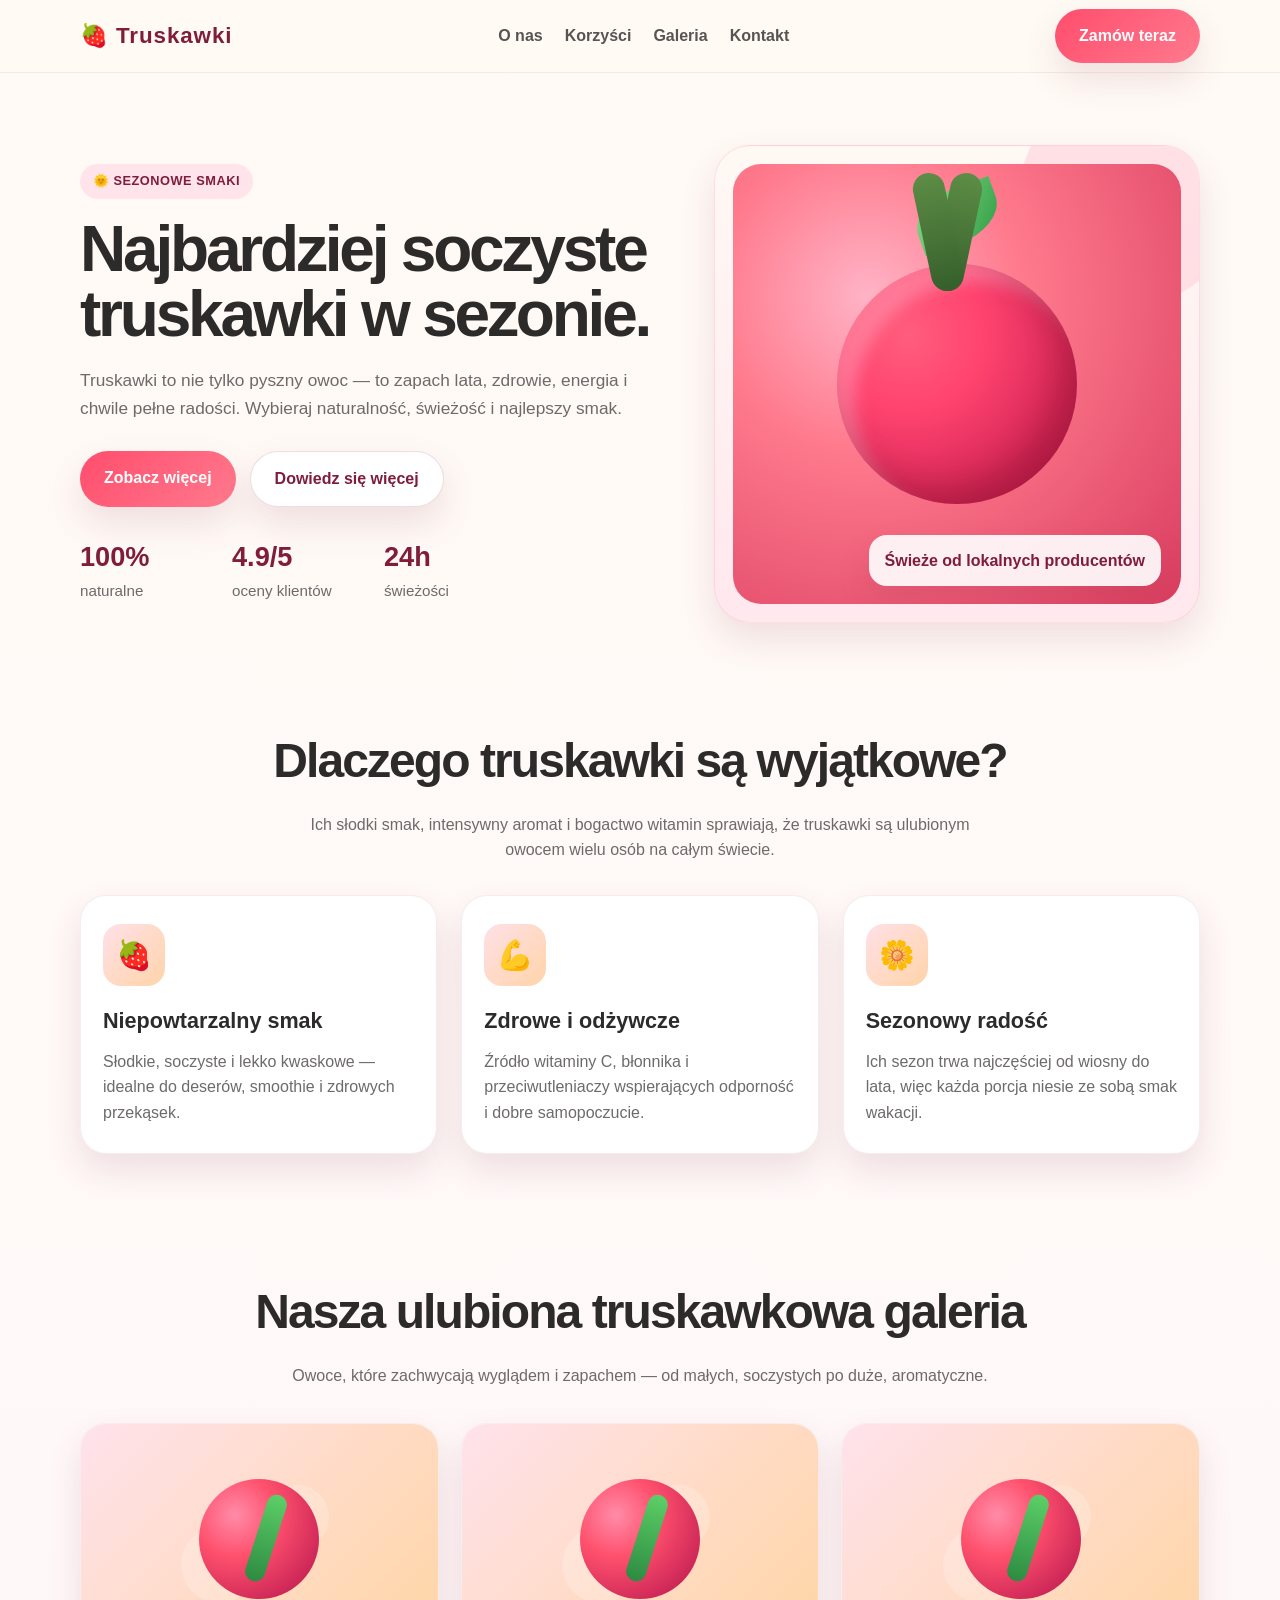
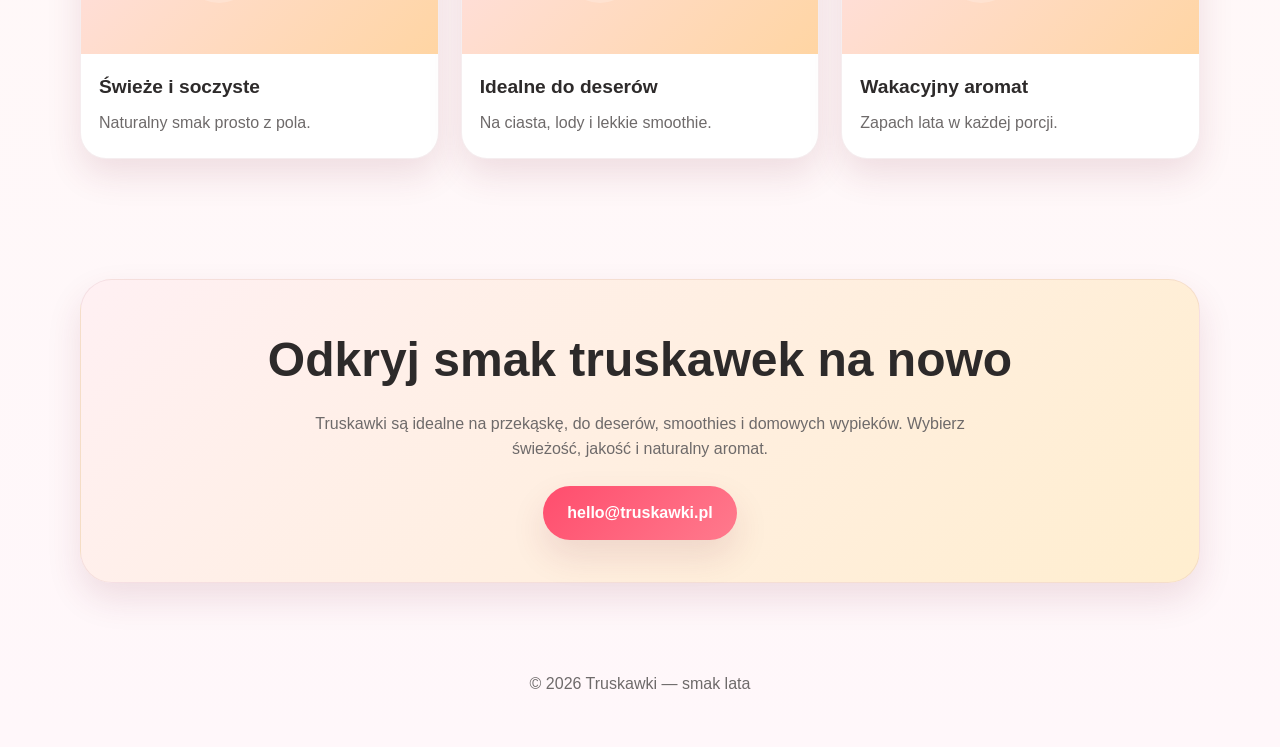
<file: strawberry.html>
<!DOCTYPE html>
<html lang="pl">
  <head>
    <meta charset="UTF-8" />
    <meta name="viewport" content="width=device-width, initial-scale=1.0" />
    <title>Truskawki — smak lata</title>
    <style>
      :root {
        --rose: #ff4d6d;
        --rose-dark: #d93d5f;
        --berry: #7f1d3b;
        --peach: #ffd6a5;
        --cream: #fffaf4;
        --green: #2e7d32;
        --text: #2d2a2a;
        --muted: #6e6a6a;
        --shadow: 0 16px 35px rgba(127, 29, 59, 0.12);
      }

      * {
        box-sizing: border-box;
      }

      html {
        scroll-behavior: smooth;
      }

      body {
        margin: 0;
        font-family: Arial, Helvetica, sans-serif;
        background: linear-gradient(180deg, #fffaf5 0%, #fff7fa 100%);
        color: var(--text);
        line-height: 1.6;
      }

      a {
        text-decoration: none;
        color: inherit;
      }

      img {
        max-width: 100%;
        display: block;
      }

      .container {
        width: min(1120px, calc(100% - 32px));
        margin: 0 auto;
      }

      header {
        position: sticky;
        top: 0;
        z-index: 10;
        background: rgba(255, 250, 244, 0.8);
        backdrop-filter: blur(10px);
        border-bottom: 1px solid rgba(127, 29, 59, 0.08);
      }

      .nav {
        display: flex;
        justify-content: space-between;
        align-items: center;
        min-height: 72px;
      }

      .logo {
        font-size: 1.4rem;
        font-weight: 700;
        color: var(--berry);
        letter-spacing: 0.04em;
      }

      .nav-links {
        display: flex;
        gap: 22px;
        align-items: center;
        color: var(--text);
        font-weight: 600;
      }

      .nav-links a {
        opacity: 0.8;
      }

      .nav-links a:hover {
        opacity: 1;
        color: var(--rose);
      }

      .btn {
        display: inline-block;
        border: none;
        border-radius: 999px;
        padding: 0.9rem 1.5rem;
        font-weight: 700;
        cursor: pointer;
        transition: 0.2s ease;
      }

      .btn-primary {
        background: linear-gradient(135deg, var(--rose), #ff7a8d);
        color: white;
        box-shadow: var(--shadow);
      }

      .btn-primary:hover {
        transform: translateY(-2px);
      }

      .hero {
        padding: 72px 0 40px;
      }

      .hero-wrap {
        display: grid;
        grid-template-columns: 1.1fr 0.9fr;
        align-items: center;
        gap: 40px;
      }

      .eyebrow {
        display: inline-flex;
        align-items: center;
        gap: 8px;
        background: #ffe5eb;
        color: var(--berry);
        border-radius: 999px;
        padding: 0.45rem 0.8rem;
        font-weight: 700;
        font-size: 0.8rem;
        letter-spacing: 0.04em;
        text-transform: uppercase;
      }

      h1 {
        margin: 18px 0 20px;
        font-size: clamp(2.6rem, 5vw, 5rem);
        line-height: 1.02;
        letter-spacing: -0.05em;
      }

      .subtitle {
        font-size: 1.08rem;
        max-width: 620px;
        color: var(--muted);
        margin-bottom: 28px;
      }

      .hero-actions {
        display: flex;
        gap: 14px;
        flex-wrap: wrap;
        margin-bottom: 28px;
      }

      .btn-secondary {
        background: white;
        color: var(--berry);
        border: 1px solid rgba(127, 29, 59, 0.15);
        box-shadow: var(--shadow);
      }

      .stats {
        display: flex;
        gap: 22px;
        flex-wrap: wrap;
      }

      .stat {
        min-width: 130px;
      }

      .stat strong {
        display: block;
        font-size: 1.7rem;
        color: var(--berry);
      }

      .stat span {
        color: var(--muted);
        font-size: 0.95rem;
      }

      .hero-visual {
        position: relative;
      }

      .fruit-card {
        background: linear-gradient(180deg, #fff9f4 0%, #ffe8ee 100%);
        border: 1px solid rgba(255, 77, 109, 0.15);
        border-radius: 36px;
        box-shadow: var(--shadow);
        padding: 18px;
        position: relative;
        overflow: hidden;
      }

      .fruit-card::before {
        content: "";
        position: absolute;
        width: 220px;
        height: 220px;
        background: rgba(255, 202, 216, 0.5);
        border-radius: 50%;
        top: -60px;
        right: -40px;
      }

      .fruit-image {
        position: relative;
        background: radial-gradient(circle at 30% 30%, #ffb3c6 0%, #ff7a8d 35%, #d93d5f 100%);
        border-radius: 28px;
        min-height: 440px;
        overflow: hidden;
        display: flex;
        align-items: center;
        justify-content: center;
      }

      .berry {
        position: relative;
        width: 240px;
        height: 240px;
        background: radial-gradient(circle at 30% 30%, #ff5d7d 0%, #ff436f 32%, #b30f42 100%);
        border-radius: 50%;
        box-shadow: inset -18px -18px 28px rgba(95, 10, 29, 0.25), inset 18px 18px 16px rgba(255, 255, 255, 0.25);
      }

      .berry::before,
      .berry::after {
        content: "";
        position: absolute;
        width: 32px;
        height: 120px;
        background: linear-gradient(180deg, #5d8d46 0%, #355f2b 100%);
        border-radius: 20px;
        top: -92px;
        left: 50%;
        transform: translateX(-50%) rotate(12deg);
      }

      .berry::after {
        transform: translateX(-50%) rotate(-12deg);
        left: 42%;
      }

      .leaf {
        position: absolute;
        width: 86px;
        height: 54px;
        background: linear-gradient(135deg, #6bcf6f 0%, #2d9b42 100%);
        border-radius: 60% 0 60% 0;
        top: 25px;
        left: 50%;
        transform: translateX(-50%) rotate(-20deg);
      }

      .leaf::before {
        content: "";
        position: absolute;
        inset: 0;
        background: linear-gradient(135deg, rgba(255,255,255,0.2), rgba(255,255,255,0));
        border-radius: inherit;
      }

      .badge {
        position: absolute;
        right: 20px;
        bottom: 18px;
        background: rgba(255, 255, 255, 0.9);
        color: var(--berry);
        padding: 0.8rem 1rem;
        border-radius: 18px;
        font-weight: 700;
        box-shadow: var(--shadow);
      }

      section {
        padding: 60px 0;
      }

      .section-heading {
        text-align: center;
        margin-bottom: 22px;
      }

      .section-heading h2 {
        font-size: clamp(2rem, 4vw, 3rem);
        margin: 0 0 12px;
        letter-spacing: -0.04em;
      }

      .section-heading p {
        margin: 0 auto;
        max-width: 700px;
        color: var(--muted);
      }

      .features {
        display: grid;
        grid-template-columns: repeat(3, minmax(0, 1fr));
        gap: 24px;
        margin-top: 32px;
      }

      .feature-card {
        background: white;
        border: 1px solid rgba(127, 29, 59, 0.08);
        border-radius: 26px;
        padding: 28px 22px;
        box-shadow: var(--shadow);
      }

      .icon {
        width: 62px;
        height: 62px;
        border-radius: 18px;
        display: grid;
        place-items: center;
        font-size: 1.8rem;
        background: linear-gradient(135deg, #ffe0e7, #ffd4a9);
        margin-bottom: 18px;
      }

      .feature-card h3 {
        margin: 0 0 10px;
        font-size: 1.35rem;
      }

      .feature-card p {
        margin: 0;
        color: var(--muted);
      }

      .showcase {
        display: grid;
        grid-template-columns: repeat(3, minmax(0, 1fr));
        gap: 22px;
        margin-top: 34px;
      }

      .showcase-item {
        background: white;
        border-radius: 26px;
        overflow: hidden;
        box-shadow: var(--shadow);
        border: 1px solid rgba(127, 29, 59, 0.08);
      }

      .photo {
        height: 230px;
        background: linear-gradient(135deg, #fef0f3 0%, #ffd0d0 100%);
        position: relative;
      }

      .photo:nth-child(1) {
        background: linear-gradient(135deg, #ffe2ec 0%, #ffd5a3 100%);
      }

      .photo:nth-child(2) {
        background: linear-gradient(135deg, #ffe7f1 0%, #ffc9d8 100%);
      }

      .photo:nth-child(3) {
        background: linear-gradient(135deg, #fff1d2 0%, #ffc5c5 100%);
      }

      .photo::before {
        content: "";
        position: absolute;
        width: 120px;
        height: 120px;
        border-radius: 50%;
        left: 50%;
        top: 50%;
        transform: translate(-50%, -50%);
        background: radial-gradient(circle at 30% 30%, #ff8ca8 0%, #ff506d 35%, #b3124d 100%);
        box-shadow:
          -40px 26px 0 -22px rgba(255, 255, 255, 0.2),
          38px -22px 0 -28px rgba(255, 255, 255, 0.18);
      }

      .photo::after {
        content: "";
        position: absolute;
        width: 20px;
        height: 90px;
        left: 52%;
        top: 30%;
        transform: translateX(-50%) rotate(18deg);
        background: linear-gradient(180deg, #5ccf67 0%, #2e8b42 100%);
        border-radius: 20px;
      }

      .showcase-text {
        padding: 18px 18px 22px;
      }

      .showcase-text h3 {
        margin: 0 0 8px;
        font-size: 1.2rem;
      }

      .showcase-text p {
        margin: 0;
        color: var(--muted);
      }

      .cta {
        background: linear-gradient(135deg, #fff0f3 0%, #ffeecf 100%);
        border-radius: 32px;
        padding: 42px 34px;
        text-align: center;
        box-shadow: var(--shadow);
        border: 1px solid rgba(127, 29, 59, 0.08);
      }

      .cta h2 {
        margin: 0 0 12px;
        font-size: clamp(2rem, 4vw, 3rem);
      }

      .cta p {
        margin: 0 auto 24px;
        max-width: 660px;
        color: var(--muted);
      }

      footer {
        padding: 28px 0 50px;
        text-align: center;
        color: var(--muted);
      }

      @media (max-width: 900px) {
        .hero-wrap,
        .features,
        .showcase {
          grid-template-columns: 1fr;
        }

        .nav-links {
          display: none;
        }

        .hero {
          padding-top: 48px;
        }
      }
    </style>
  </head>
  <body>
    <header>
      <div class="container nav">
        <div class="logo">🍓 Truskawki</div>
        <nav class="nav-links">
          <a href="#o-nas">O nas</a>
          <a href="#benefits">Korzyści</a>
          <a href="#galeria">Galeria</a>
          <a href="#kontakt">Kontakt</a>
        </nav>
        <a href="#kontakt" class="btn btn-primary">Zamów teraz</a>
      </div>
    </header>

    <main>
      <section class="hero">
        <div class="container hero-wrap">
          <div>
            <div class="eyebrow">🌞 Sezonowe smaki</div>
            <h1>Najbardziej soczyste truskawki w sezonie.</h1>
            <p class="subtitle">
              Truskawki to nie tylko pyszny owoc — to zapach lata, zdrowie, energia
              i chwile pełne radości. Wybieraj naturalność, świeżość i najlepszy smak.
            </p>

            <div class="hero-actions">
              <a href="#galeria" class="btn btn-primary">Zobacz więcej</a>
              <a href="#o-nas" class="btn btn-secondary">Dowiedz się więcej</a>
            </div>

            <div class="stats">
              <div class="stat">
                <strong>100%</strong>
                <span>naturalne</span>
              </div>
              <div class="stat">
                <strong>4.9/5</strong>
                <span>oceny klientów</span>
              </div>
              <div class="stat">
                <strong>24h</strong>
                <span>świeżości</span>
              </div>
            </div>
          </div>

          <div class="hero-visual">
            <div class="fruit-card">
              <div class="fruit-image">
                <div class="leaf"></div>
                <div class="berry"></div>
                <div class="badge">Świeże od lokalnych producentów</div>
              </div>
            </div>
          </div>
        </div>
      </section>

      <section id="o-nas">
        <div class="container">
          <div class="section-heading">
            <h2>Dlaczego truskawki są wyjątkowe?</h2>
            <p>
              Ich słodki smak, intensywny aromat i bogactwo witamin sprawiają,
              że truskawki są ulubionym owocem wielu osób na całym świecie.
            </p>
          </div>

          <div class="features" id="benefits">
            <article class="feature-card">
              <div class="icon">🍓</div>
              <h3>Niepowtarzalny smak</h3>
              <p>
                Słodkie, soczyste i lekko kwaskowe — idealne do deserów, smoothie
                i zdrowych przekąsek.
              </p>
            </article>

            <article class="feature-card">
              <div class="icon">💪</div>
              <h3>Zdrowe i odżywcze</h3>
              <p>
                Źródło witaminy C, błonnika i przeciwutleniaczy wspierających
                odporność i dobre samopoczucie.
              </p>
            </article>

            <article class="feature-card">
              <div class="icon">🌼</div>
              <h3>Sezonowy radość</h3>
              <p>
                Ich sezon trwa najczęściej od wiosny do lata, więc każda porcja
                niesie ze sobą smak wakacji.
              </p>
            </article>
          </div>
        </div>
      </section>

      <section id="galeria">
        <div class="container">
          <div class="section-heading">
            <h2>Nasza ulubiona truskawkowa galeria</h2>
            <p>
              Owoce, które zachwycają wyglądem i zapachem — od małych, soczystych
              po duże, aromatyczne.
            </p>
          </div>

          <div class="showcase">
            <article class="showcase-item">
              <div class="photo"></div>
              <div class="showcase-text">
                <h3>Świeże i soczyste</h3>
                <p>Naturalny smak prosto z pola.</p>
              </div>
            </article>

            <article class="showcase-item">
              <div class="photo"></div>
              <div class="showcase-text">
                <h3>Idealne do deserów</h3>
                <p>Na ciasta, lody i lekkie smoothie.</p>
              </div>
            </article>

            <article class="showcase-item">
              <div class="photo"></div>
              <div class="showcase-text">
                <h3>Wakacyjny aromat</h3>
                <p>Zapach lata w każdej porcji.</p>
              </div>
            </article>
          </div>
        </div>
      </section>

      <section id="kontakt">
        <div class="container">
          <div class="cta">
            <h2>Odkryj smak truskawek na nowo</h2>
            <p>
              Truskawki są idealne na przekąskę, do deserów, smoothies i domowych
              wypieków. Wybierz świeżość, jakość i naturalny aromat.
            </p>
            <a href="mailto:hello@truskawki.pl" class="btn btn-primary">hello@truskawki.pl</a>
          </div>
        </div>
      </section>
    </main>

    <footer>
      <div class="container">
        © <span id="year"></span> Truskawki — smak lata
      </div>
    </footer>

    <script>
      document.getElementById("year").textContent = new Date().getFullYear();
    </script>
  </body>
</html>
</file>
